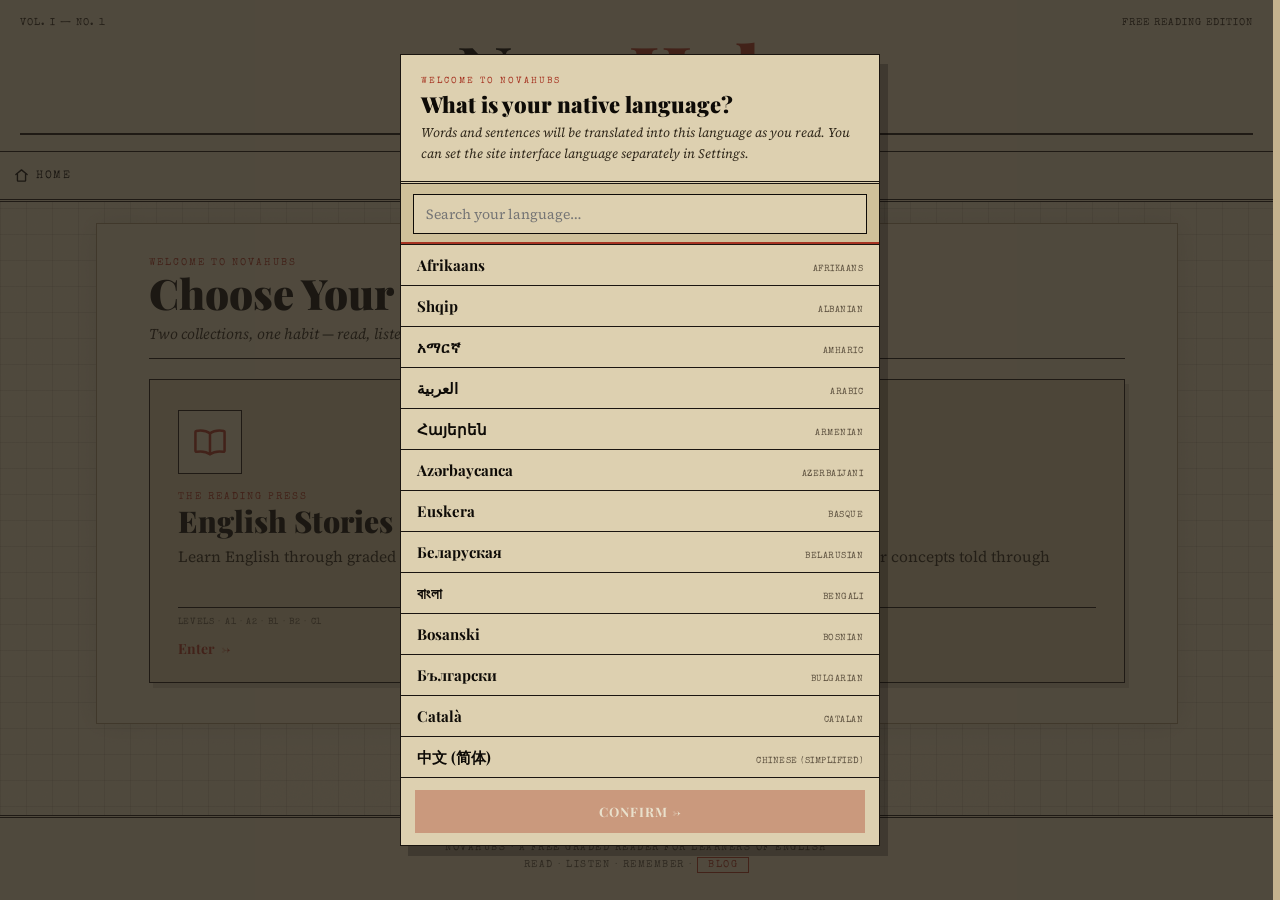
<file: index.html>
<!DOCTYPE html>
<html lang="en">
<head>
<meta charset="UTF-8" />
<meta http-equiv="refresh" content="0;url=the-story-gazette.html" />
<title>NovaHubs</title>
<script>window.location.replace("the-story-gazette.html");</script>
</head>
<body></body>
</html>
</file>
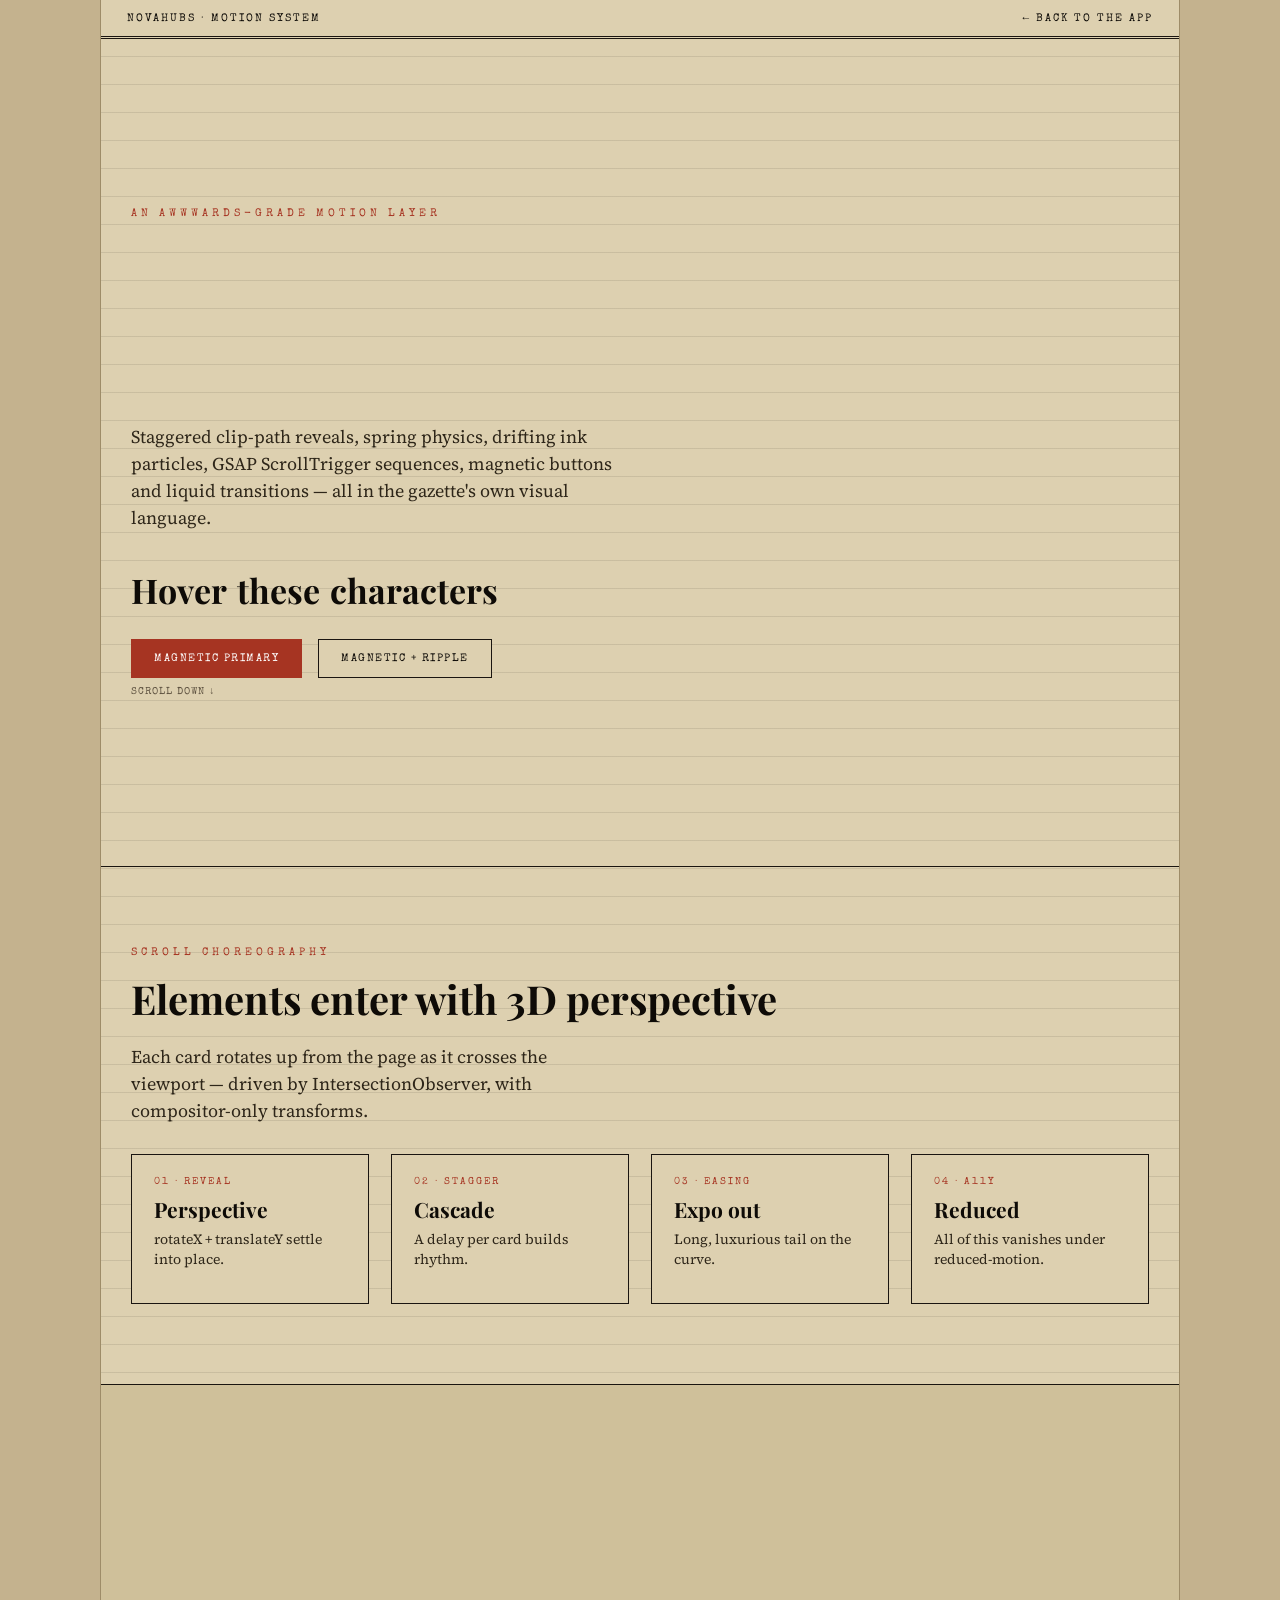
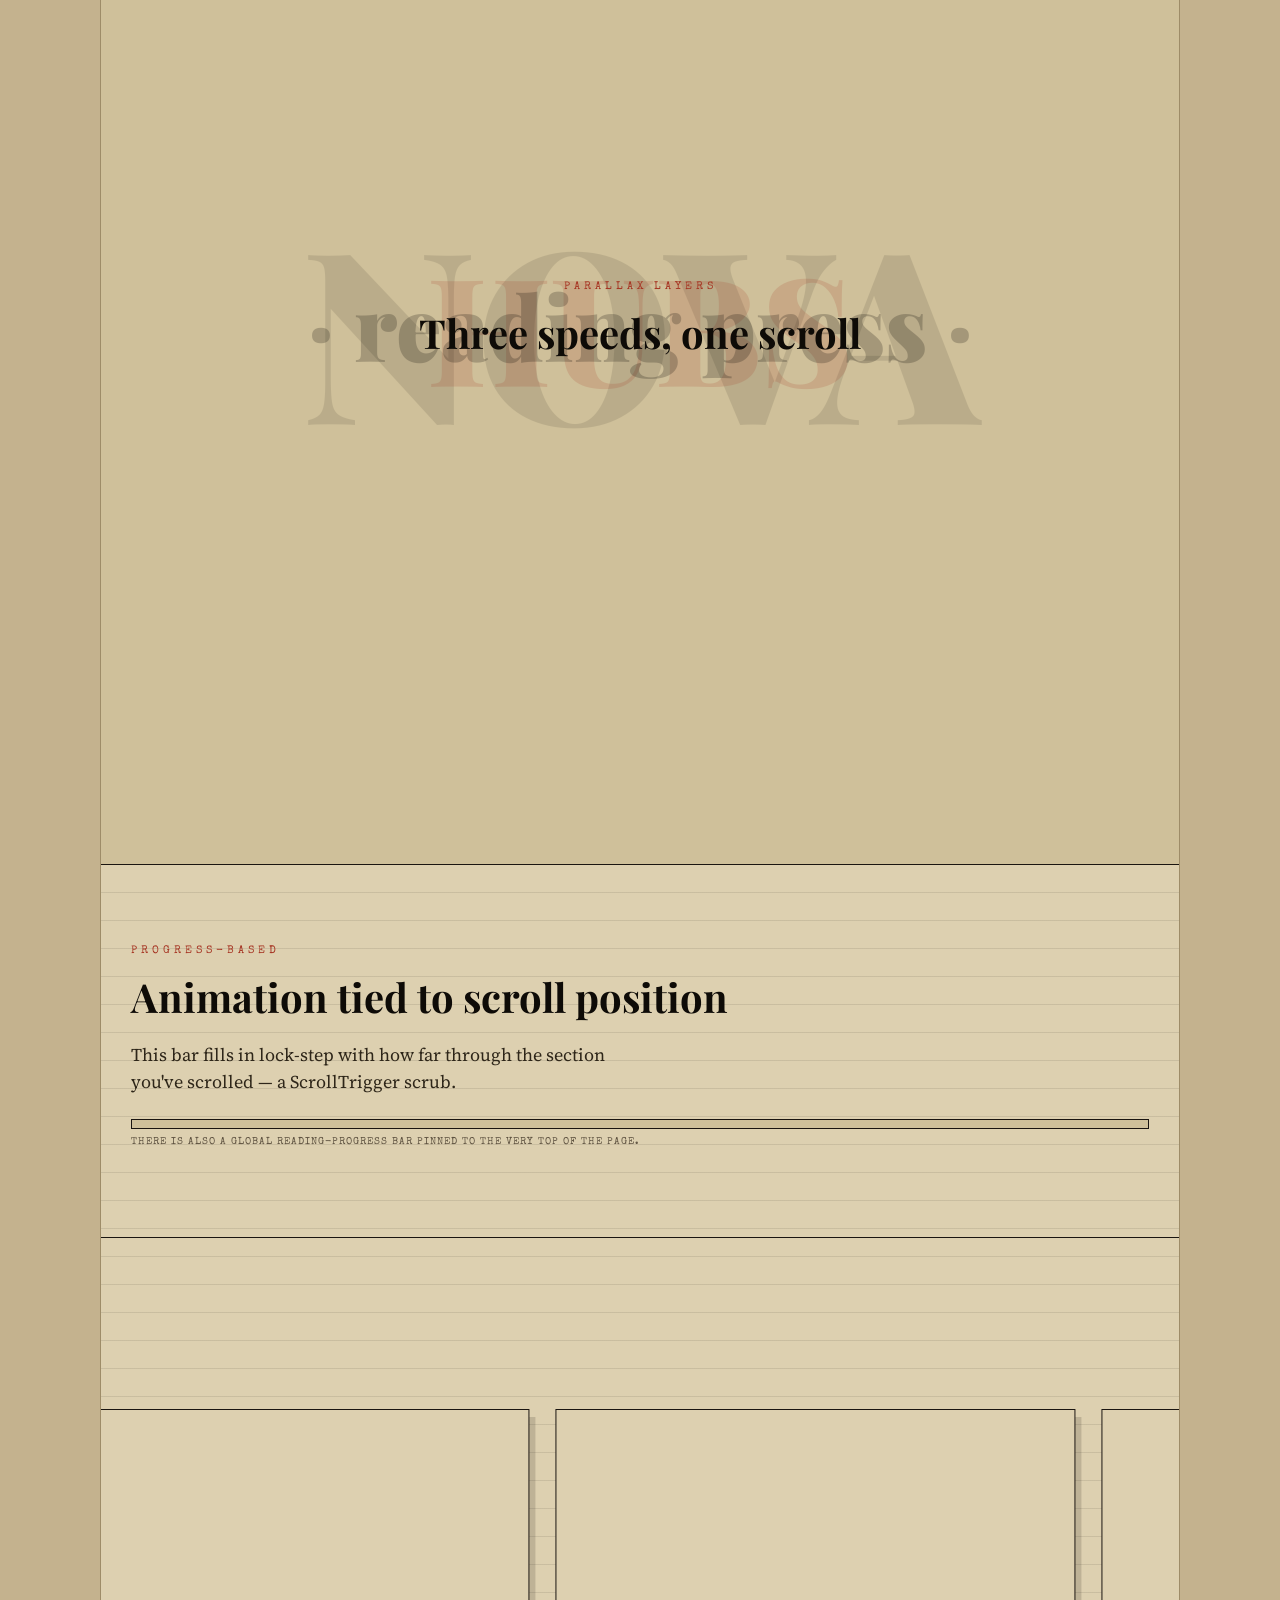
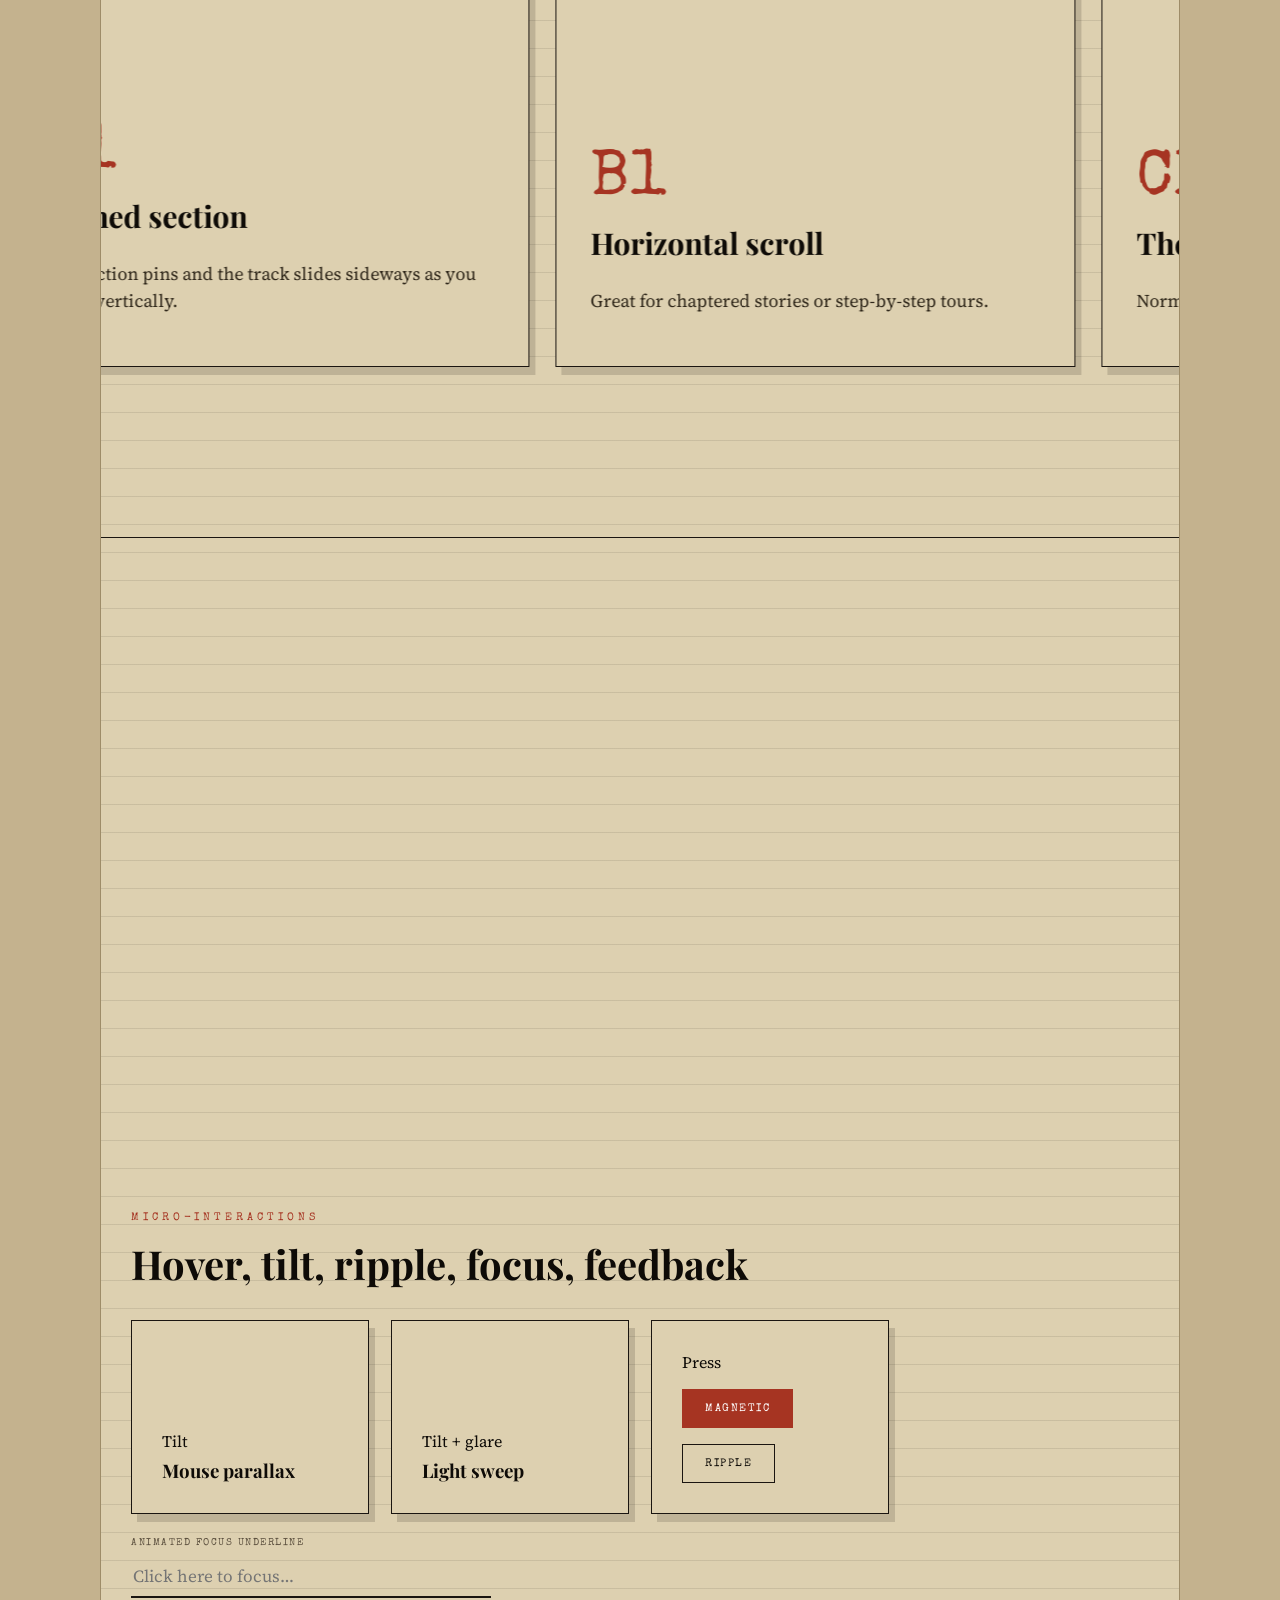
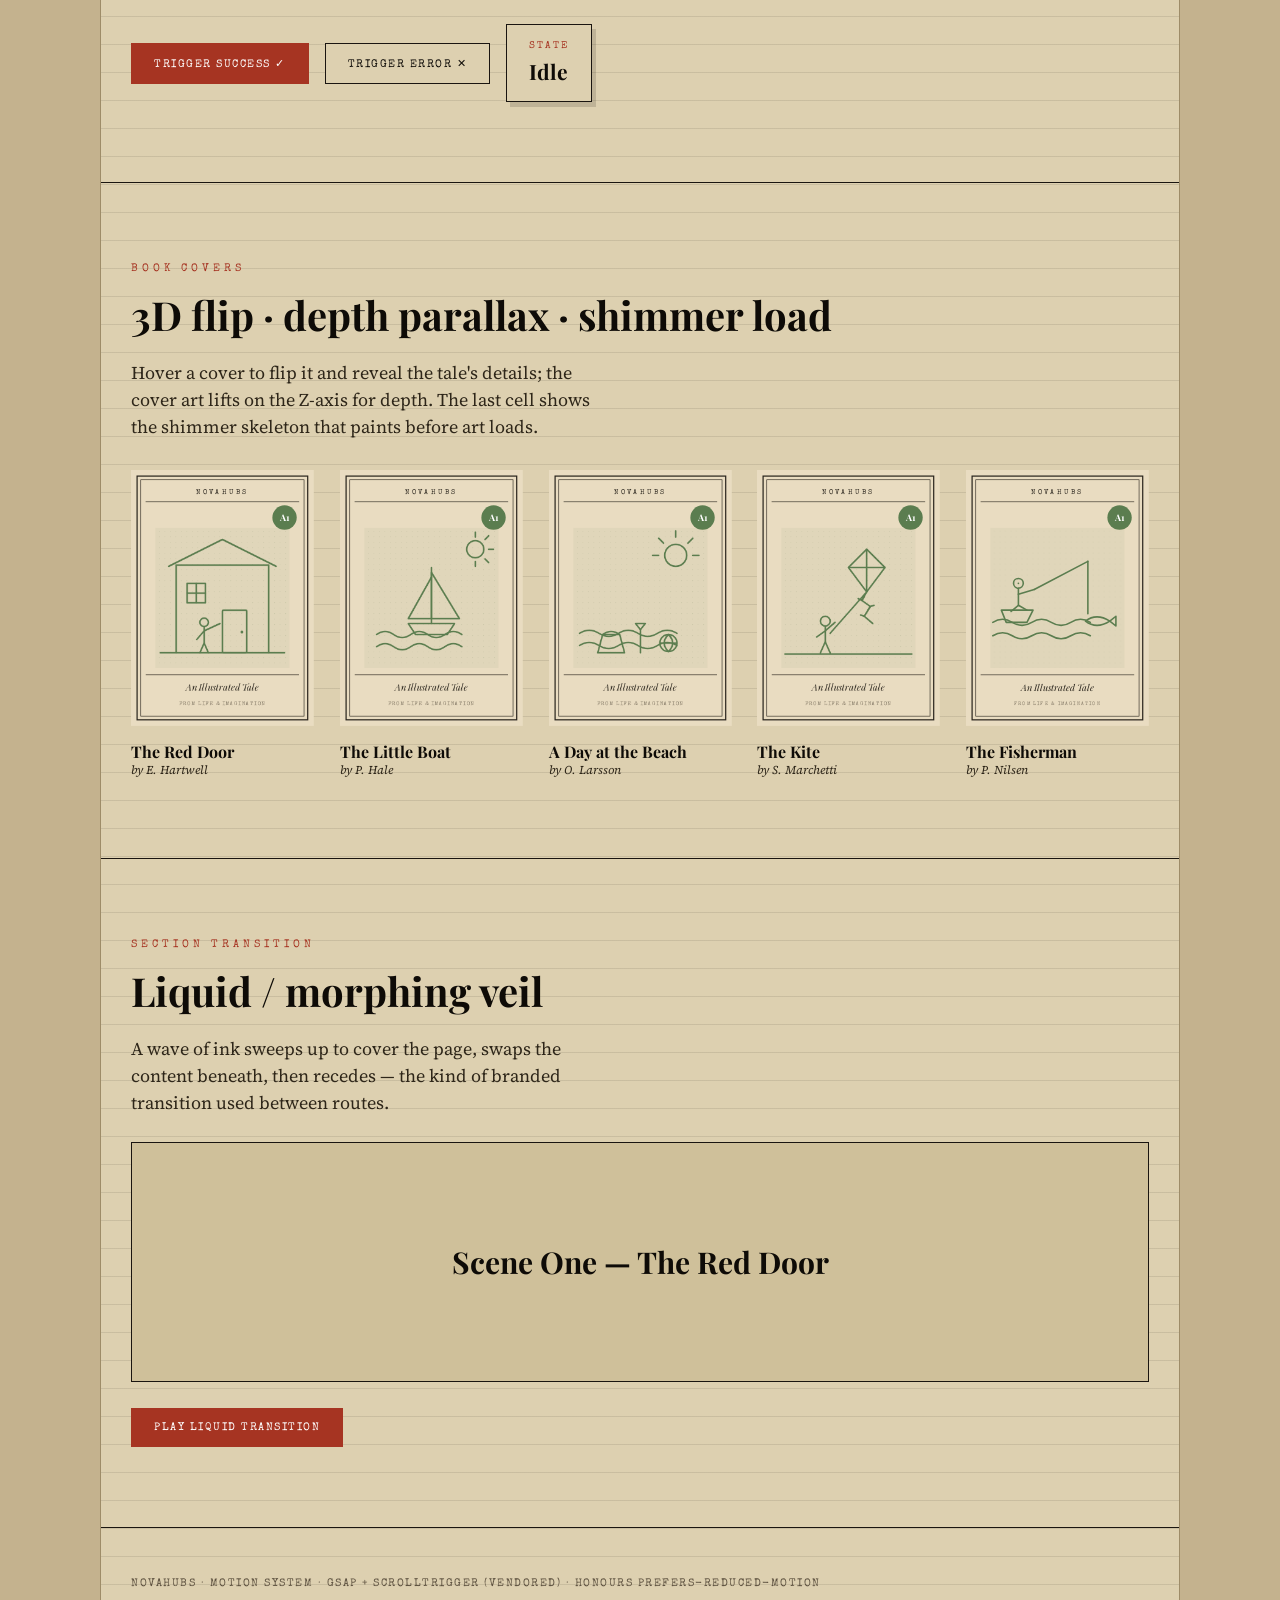
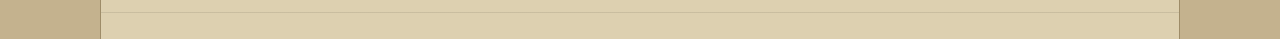
<file: animations-demo.html>
<!DOCTYPE html>
<html lang="en">
<head>
<meta charset="UTF-8" />
<meta name="viewport" content="width=device-width, initial-scale=1" />
<title>NovaHubs — Motion System Showcase</title>
<meta name="description" content="A live showcase of the NovaHubs animation system: cinematic entrances, GSAP ScrollTrigger sequences, magnetic & tilt interactions, 3D book-cover flips, and liquid transitions." />
<link rel="preconnect" href="https://fonts.googleapis.com">
<link rel="preconnect" href="https://fonts.gstatic.com" crossorigin>
<link href="https://fonts.googleapis.com/css2?family=Playfair+Display:ital,wght@0,400;0,700;0,900;1,400;1,700&family=Source+Serif+4:ital,wght@0,400;0,600;1,400&family=Special+Elite&display=swap" rel="stylesheet">
<link rel="stylesheet" href="assets/css/shared.css">
<link rel="stylesheet" href="assets/css/animations.css">
<style>
  /* ---- demo-only layout, built from the shared gazette tokens ---- */
  *{box-sizing:border-box;}
  body{margin:0;background:var(--bg-outer);color:var(--ink);font-family:var(--serif);
    -webkit-font-smoothing:antialiased;}
  .demo-shell{max-width:1080px;margin:0 auto;background:var(--paper);
    border-left:1px solid var(--app-border);border-right:1px solid var(--app-border);
    background-image:repeating-linear-gradient(var(--grid-line) 0 1px,transparent 1px 28px);}
  .demo-bar{position:sticky;top:0;z-index:60;display:flex;justify-content:space-between;align-items:center;
    padding:12px 26px;background:var(--paper);border-bottom:3px double var(--line);}
  .demo-bar a,.demo-bar span{font-family:var(--type);font-size:11px;letter-spacing:2px;text-transform:uppercase;
    color:var(--ink);text-decoration:none;}
  .demo-bar a:hover{color:var(--accent);}
  section{padding:80px 30px;border-bottom:1px solid var(--line);position:relative;}
  .kick{font-family:var(--type);font-size:11px;letter-spacing:4px;text-transform:uppercase;color:var(--accent);margin-bottom:14px;}
  h1.big{font-family:var(--display);font-weight:900;font-size:clamp(38px,8vw,84px);line-height:.98;margin:0 0 8px;}
  h1.big em{color:var(--accent);font-style:normal;}
  h2{font-family:var(--display);font-weight:700;font-size:clamp(26px,4vw,40px);margin:0 0 10px;}
  .lead{font-size:18px;color:var(--ink-soft);max-width:54ch;line-height:1.5;}
  .note{font-family:var(--type);font-size:10px;letter-spacing:1px;text-transform:uppercase;color:var(--faint);margin-top:8px;}
  .row{display:flex;flex-wrap:wrap;gap:16px;margin-top:26px;align-items:center;}
  .btn{font-family:var(--type);font-size:11px;letter-spacing:1.5px;text-transform:uppercase;cursor:pointer;
    border:1px solid var(--line);background:var(--paper);color:var(--ink);padding:13px 22px;display:inline-flex;
    align-items:center;gap:8px;}
  .btn-primary{background:var(--accent);color:#fff;border-color:var(--accent);}
  .grid{display:grid;grid-template-columns:repeat(auto-fill,minmax(220px,1fr));gap:22px;margin-top:30px;}
  .demo-card{border:1px solid var(--line);background:var(--paper);box-shadow:4px 5px 0 rgba(33,29,23,.16);
    padding:22px;min-height:150px;}
  .demo-card .ck{font-family:var(--type);font-size:10px;letter-spacing:2px;text-transform:uppercase;color:var(--accent);}
  .demo-card h3{font-family:var(--display);margin:8px 0 6px;font-size:21px;}
  .demo-card p{margin:0;color:var(--ink-soft);font-size:14px;line-height:1.45;}
  .demo-hero{min-height:92vh;display:flex;flex-direction:column;justify-content:center;overflow:hidden;}
  .split-line{font-family:var(--display);font-weight:700;font-size:clamp(22px,4vw,34px);cursor:default;display:inline-block;margin-top:18px;}

  /* parallax scene */
  .plx-scene{height:120vh;overflow:hidden;display:flex;align-items:center;justify-content:center;background:var(--paper-2);}
  .plx-layer{position:absolute;font-family:var(--display);font-weight:900;color:var(--ink);opacity:.10;white-space:nowrap;}
  .plx-1{font-size:240px;}.plx-2{font-size:150px;color:var(--accent);opacity:.16;}.plx-3{font-size:90px;opacity:.22;}
  .plx-front{position:relative;z-index:2;text-align:center;}

  /* scrub progress */
  .scrub-track{height:10px;background:var(--paper-2);border:1px solid var(--line);margin-top:24px;overflow:hidden;}
  .scrub-fill{height:100%;background:linear-gradient(90deg,var(--accent),var(--accent-2));transform:scaleX(0);transform-origin:left;}

  /* pinned horizontal */
  .hsec{height:100vh;overflow:hidden;display:flex;align-items:center;}
  .hsec .nh-h-track{padding:0 30px;}
  .hpanel{width:60vw;max-width:520px;height:62vh;border:1px solid var(--line);background:var(--paper);
    box-shadow:6px 8px 0 rgba(33,29,23,.16);padding:34px;display:flex;flex-direction:column;justify-content:flex-end;}
  .hpanel .pn{font-family:var(--type);font-size:64px;color:var(--accent);line-height:1;}
  .hpanel h3{font-family:var(--display);font-size:30px;margin:10px 0 6px;}

  /* tilt + interactions */
  .tcard{border:1px solid var(--line);background:var(--paper);box-shadow:6px 8px 0 rgba(33,29,23,.16);
    padding:30px;min-height:170px;display:flex;flex-direction:column;justify-content:flex-end;}
  .field-demo{margin-top:24px;max-width:360px;}
  .field-demo label{display:block;font-family:var(--type);font-size:10px;letter-spacing:1.5px;text-transform:uppercase;color:var(--faint);margin-bottom:8px;}
  .field-demo input{width:100%;border:none;border-bottom:2px solid var(--line);background:transparent;color:var(--ink);
    font-family:var(--serif);font-size:17px;padding:8px 2px;outline:none;}

  /* cover flip grid */
  .cover-grid{display:grid;grid-template-columns:repeat(auto-fill,minmax(170px,1fr));gap:26px;margin-top:30px;}
  .cover-cell .cap{margin-top:10px;}
  .cover-cell .tt{font-family:var(--display);font-weight:700;font-size:16px;}
  .cover-cell .au{font-style:italic;color:var(--ink-soft);font-size:12px;}

  /* liquid transition stage */
  .liquid-stage{border:1px solid var(--line);background:var(--paper-2);min-height:240px;margin-top:26px;
    display:flex;align-items:center;justify-content:center;text-align:center;padding:30px;}
  .liquid-stage h3{font-family:var(--display);font-size:30px;margin:0;}
</style>
</head>
<body>
<div class="demo-shell">

  <div class="demo-bar">
    <span>NovaHubs · Motion System</span>
    <a href="the-story-gazette.html">&larr; Back to the app</a>
  </div>

  <!-- 1 · CINEMATIC HERO -->
  <section class="demo-hero nh-stage" data-particles="18">
    <div class="kick" data-anim="rise">An Awwwards-grade motion layer</div>
    <h1 class="big" data-anim="clip">Read. <em>Listen.</em><br>Remember.</h1>
    <p class="lead" data-anim="rise" data-anim-delay="140">Staggered clip-path reveals, spring physics, drifting
      ink particles, GSAP ScrollTrigger sequences, magnetic buttons and liquid transitions — all in the
      gazette's own visual language.</p>
    <div class="split-line" data-split>Hover these characters</div>
    <div class="row" data-anim="rise" data-anim-delay="240">
      <button class="btn btn-primary" data-magnetic="0.4">Magnetic primary</button>
      <button class="btn" data-magnetic="0.3" data-ripple>Magnetic + ripple</button>
    </div>
    <div class="note">Scroll down ↓</div>
  </section>

  <!-- 2 · SCROLL REVEALS (3D perspective) -->
  <section>
    <div class="kick">Scroll choreography</div>
    <h2>Elements enter with 3D perspective</h2>
    <p class="lead">Each card rotates up from the page as it crosses the viewport — driven by IntersectionObserver,
      with compositor-only transforms.</p>
    <div class="grid">
      <div class="demo-card" data-anim="tilt-in"><div class="ck">01 · Reveal</div><h3>Perspective</h3><p>rotateX + translateY settle into place.</p></div>
      <div class="demo-card" data-anim="tilt-in" data-anim-delay="80"><div class="ck">02 · Stagger</div><h3>Cascade</h3><p>A delay per card builds rhythm.</p></div>
      <div class="demo-card" data-anim="tilt-in" data-anim-delay="160"><div class="ck">03 · Easing</div><h3>Expo out</h3><p>Long, luxurious tail on the curve.</p></div>
      <div class="demo-card" data-anim="tilt-in" data-anim-delay="240"><div class="ck">04 · A11y</div><h3>Reduced</h3><p>All of this vanishes under reduced-motion.</p></div>
    </div>
  </section>

  <!-- 3 · PARALLAX -->
  <section class="plx-scene" data-parallax-scene>
    <div class="plx-layer plx-1" data-parallax="0.12">NOVA</div>
    <div class="plx-layer plx-2" data-parallax="0.4">HUBS</div>
    <div class="plx-layer plx-3" data-parallax="0.7">· reading press ·</div>
    <div class="plx-front">
      <div class="kick">Parallax layers</div>
      <h2>Three speeds, one scroll</h2>
    </div>
  </section>

  <!-- 4 · PROGRESS SCRUB -->
  <section data-progress-scene>
    <div class="kick">Progress-based</div>
    <h2>Animation tied to scroll position</h2>
    <p class="lead">This bar fills in lock-step with how far through the section you've scrolled — a ScrollTrigger scrub.</p>
    <div class="scrub-track"><div class="scrub-fill" data-progress-fill></div></div>
    <p class="note">There is also a global reading-progress bar pinned to the very top of the page.</p>
  </section>

  <!-- 5 · PINNED HORIZONTAL -->
  <section class="hsec" data-hscroll>
    <div class="nh-h-track">
      <div class="hpanel nh-h-panel"><div class="pn">A1</div><h3>Pinned section</h3><p class="lead">The section pins and the track slides sideways as you scroll vertically.</p></div>
      <div class="hpanel nh-h-panel"><div class="pn">B1</div><h3>Horizontal scroll</h3><p class="lead">Great for chaptered stories or step-by-step tours.</p></div>
      <div class="hpanel nh-h-panel"><div class="pn">C1</div><h3>Then it releases</h3><p class="lead">Normal vertical scrolling resumes after the last panel.</p></div>
    </div>
  </section>

  <!-- 6 · INTERACTIONS -->
  <section>
    <div class="kick">Micro-interactions</div>
    <h2>Hover, tilt, ripple, focus, feedback</h2>
    <div class="grid">
      <div class="tcard" data-tilt="10"><div class="ck">Tilt</div><h3 style="font-family:var(--display);margin:6px 0 0;">Mouse parallax</h3></div>
      <div class="tcard" data-tilt="14"><div class="ck">Tilt + glare</div><h3 style="font-family:var(--display);margin:6px 0 0;">Light sweep</h3></div>
      <div class="tcard"><div class="ck">Press</div><div class="row" style="margin-top:16px;">
        <button class="btn btn-primary" data-magnetic="0.35">Magnetic</button>
        <button class="btn">Ripple</button></div></div>
    </div>
    <div class="field-demo">
      <label>Animated focus underline</label>
      <input type="text" placeholder="Click here to focus…">
    </div>
    <div class="row">
      <button class="btn btn-primary" id="okBtn">Trigger success ✓</button>
      <button class="btn" id="errBtn">Trigger error ✕</button>
      <div class="demo-card" id="feedbackCard" style="min-height:auto;padding:16px 22px;">
        <div class="ck">State</div><h3 id="feedbackText" style="margin:6px 0 0;">Idle</h3>
      </div>
    </div>
  </section>

  <!-- 7 · BOOK COVER FLIP -->
  <section>
    <div class="kick">Book covers</div>
    <h2>3D flip · depth parallax · shimmer load</h2>
    <p class="lead">Hover a cover to flip it and reveal the tale's details; the cover art lifts on the Z-axis for depth.
      The last cell shows the shimmer skeleton that paints before art loads.</p>
    <div class="cover-grid" id="coverGrid"></div>
  </section>

  <!-- 8 · LIQUID TRANSITION -->
  <section>
    <div class="kick">Section transition</div>
    <h2>Liquid / morphing veil</h2>
    <p class="lead">A wave of ink sweeps up to cover the page, swaps the content beneath, then recedes — the kind of
      branded transition used between routes.</p>
    <div class="liquid-stage" id="liquidStage"><h3 id="liquidText">Scene One — The Red Door</h3></div>
    <div class="row"><button class="btn btn-primary" id="liquidBtn" data-magnetic="0.35">Play liquid transition</button></div>
  </section>

  <footer style="padding:50px 30px;font-family:var(--type);font-size:11px;letter-spacing:1.5px;text-transform:uppercase;color:var(--faint);">
    NovaHubs · motion system · GSAP + ScrollTrigger (vendored) · honours prefers-reduced-motion
  </footer>

</div>

<!-- product data (covers) + motion engine -->
<script src="assets/js/data-covers-a1.js"></script>
<script src="assets/vendor/gsap.min.js"></script>
<script src="assets/vendor/ScrollTrigger.min.js"></script>
<script src="assets/js/animations.js"></script>
<script>
/* ---- demo glue: builds the flip grid, shimmer swap, feedback + liquid demo ---- */
(function(){
  const COVERS = window.A1_COVERS || {};
  const PICKS = [
    {id:"a1-1",  title:"The Red Door",      author:"E. Hartwell", blurb:"A quiet man, a small bird, and a door the colour of morning."},
    {id:"a1-11", title:"The Little Boat",   author:"P. Hale",     blurb:"A small sailboat, a wide sea, and the courage to cast off."},
    {id:"a1-22", title:"A Day at the Beach",author:"O. Larsson",  blurb:"Sun, surf, a bucket and spade — a bright day by the water."},
    {id:"a1-44", title:"The Kite",          author:"S. Marchetti",blurb:"A high kite on a bowed-tail string, and a child below."}
  ];
  const grid = document.getElementById("coverGrid");

  function flipCell(p){
    const cover = COVERS[p.id] || '<div class="nh-skeleton"></div>';
    const cell = document.createElement("div");
    cell.className = "cover-cell";
    cell.innerHTML =
      '<div class="nh-flip" tabindex="0">' +
        '<div class="nh-flip-inner">' +
          '<div class="nh-flip-face nh-flip-front">' + cover + '</div>' +
          '<div class="nh-flip-face nh-flip-back">' +
            '<span class="fb-kicker">A1 · Tale</span>' +
            '<span class="fb-title">' + p.title + '</span>' +
            '<span class="fb-blurb">' + p.blurb + '</span>' +
            '<span class="fb-meta">' + p.author + '</span>' +
          '</div>' +
        '</div>' +
      '</div>' +
      '<div class="cap"><div class="tt">' + p.title + '</div><div class="au">by ' + p.author + '</div></div>';
    return cell;
  }
  PICKS.forEach(p => grid.appendChild(flipCell(p)));

  /* shimmer skeleton that swaps to a real cover after it "loads" */
  const skel = document.createElement("div");
  skel.className = "cover-cell";
  skel.innerHTML = '<div class="nh-skeleton" id="skelBox"></div><div class="cap"><div class="tt">Loading…</div><div class="au">shimmer skeleton</div></div>';
  grid.appendChild(skel);
  setTimeout(() => {
    const box = document.getElementById("skelBox");
    if (box && COVERS["a1-30"]) {
      box.outerHTML = COVERS["a1-30"];
      skel.querySelector(".tt").textContent = "The Fisherman";
      skel.querySelector(".au").textContent = "by P. Nilsen";
    }
  }, 1800);

  /* success / error spring feedback */
  const fcard = document.getElementById("feedbackCard");
  const ftext = document.getElementById("feedbackText");
  document.getElementById("okBtn").addEventListener("click", () => { ftext.textContent = "Success ✓"; NHAnim.success(fcard); });
  document.getElementById("errBtn").addEventListener("click", () => { ftext.textContent = "Error ✕"; NHAnim.error(fcard); });

  /* liquid transition swaps the stage text under cover of the veil */
  const scenes = ["Scene One — The Red Door","Scene Two — The Little Boat","Scene Three — The Kite"];
  let si = 0;
  document.getElementById("liquidBtn").addEventListener("click", () => {
    si = (si + 1) % scenes.length;
    NHAnim.playVeil(() => { document.getElementById("liquidText").textContent = scenes[si]; });
  });
})();
</script>
</body>
</html>
</file>
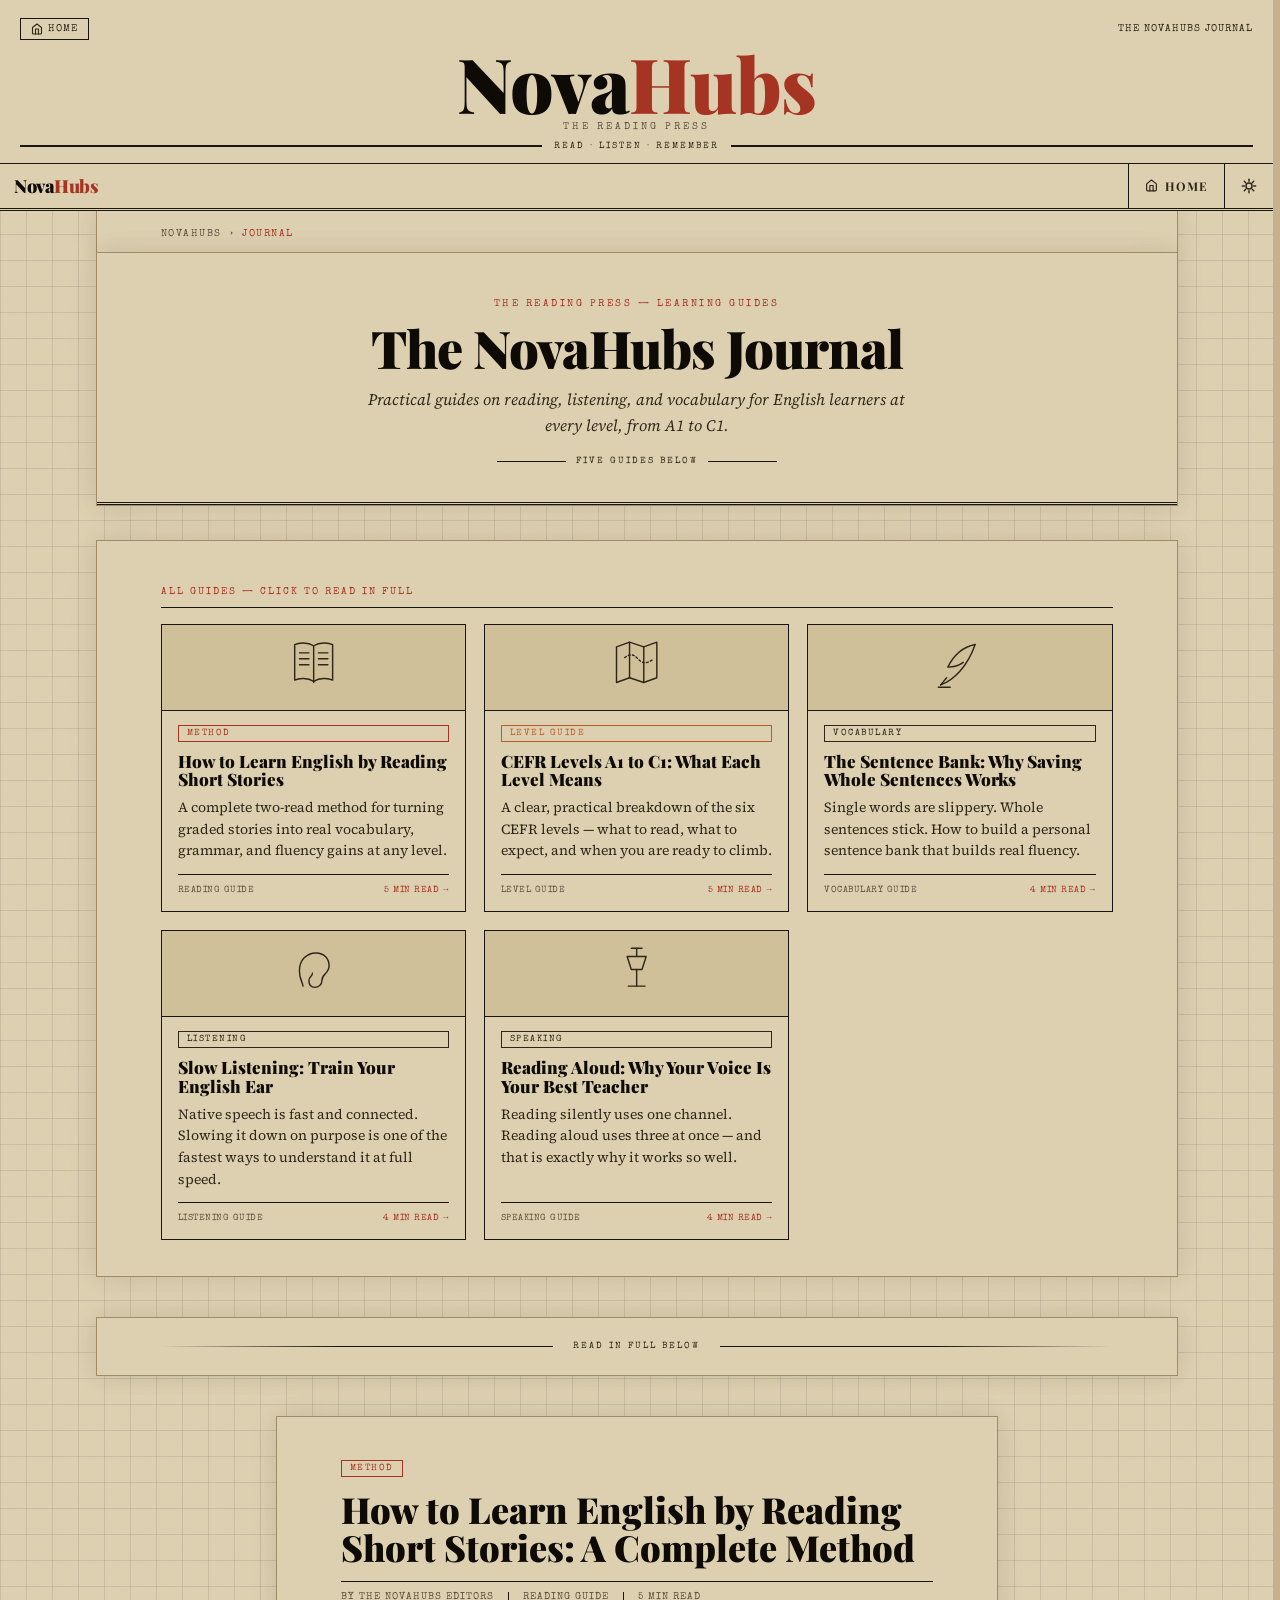
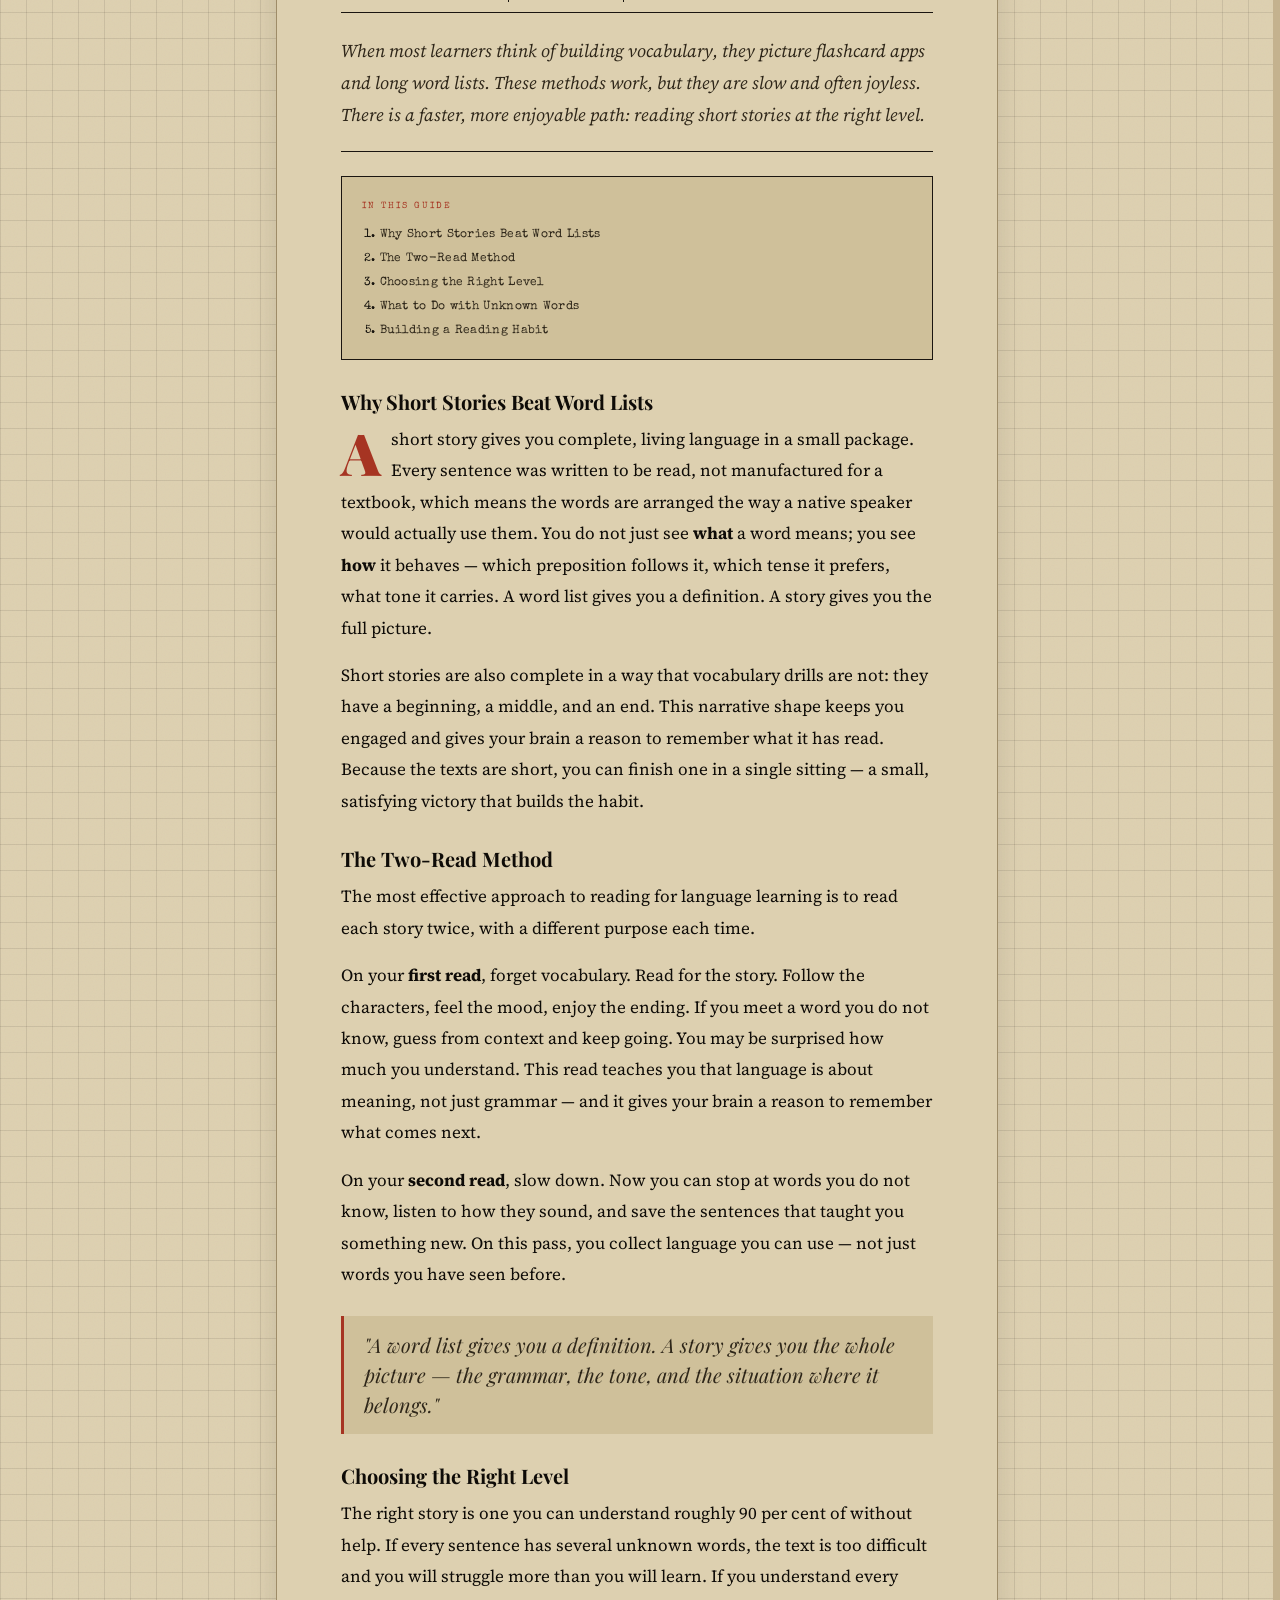
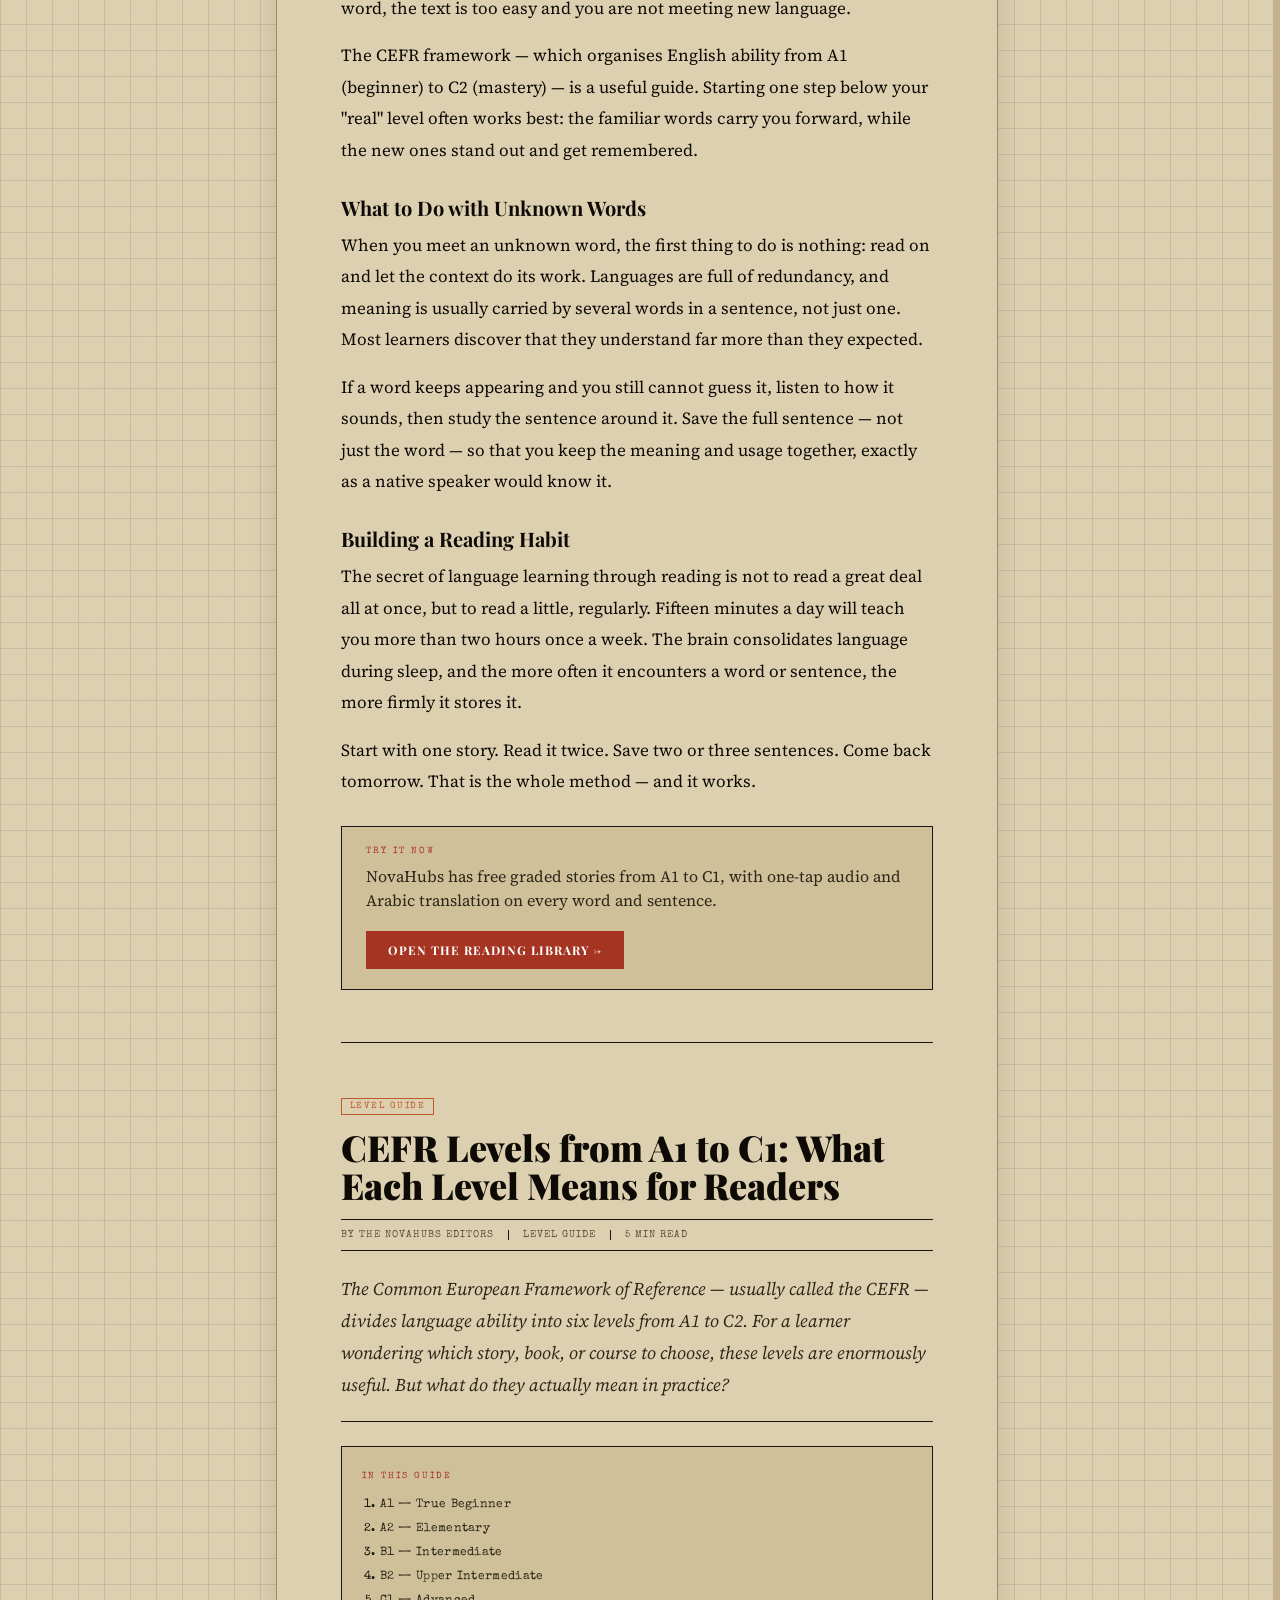
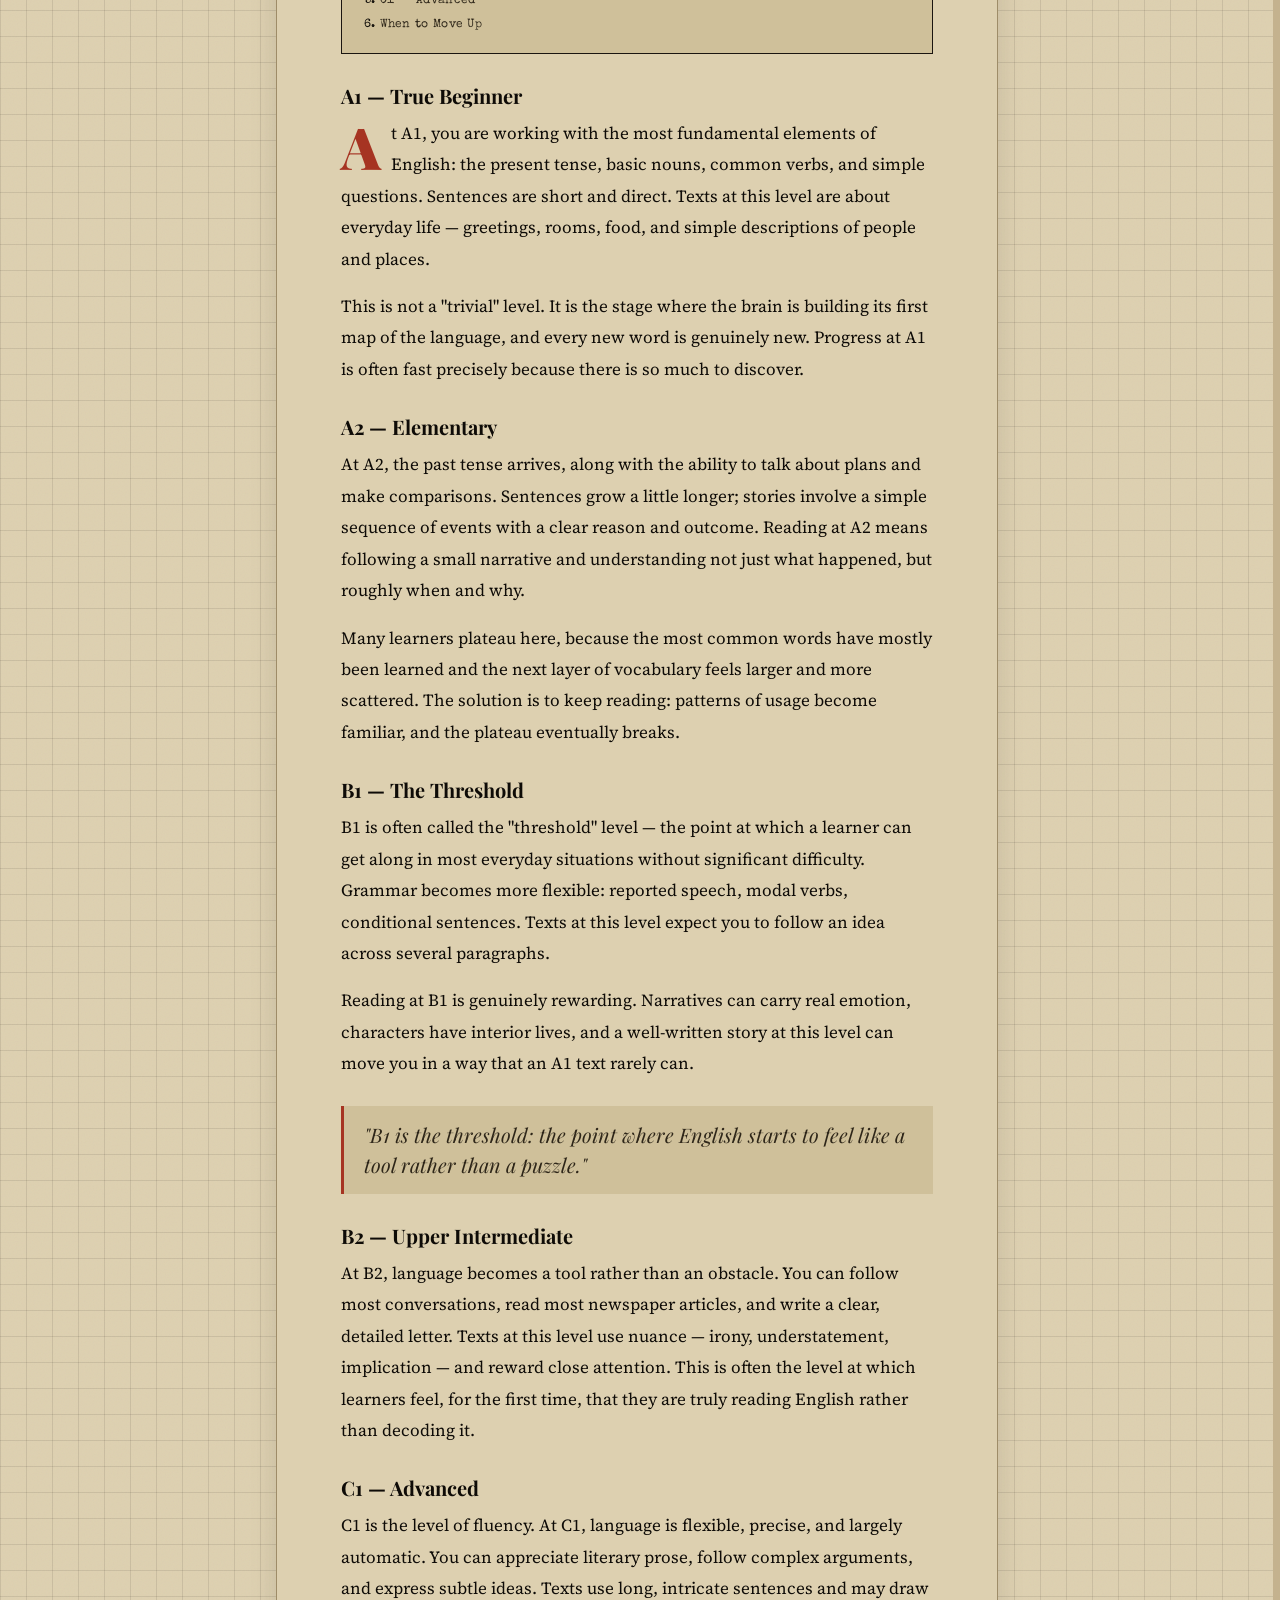
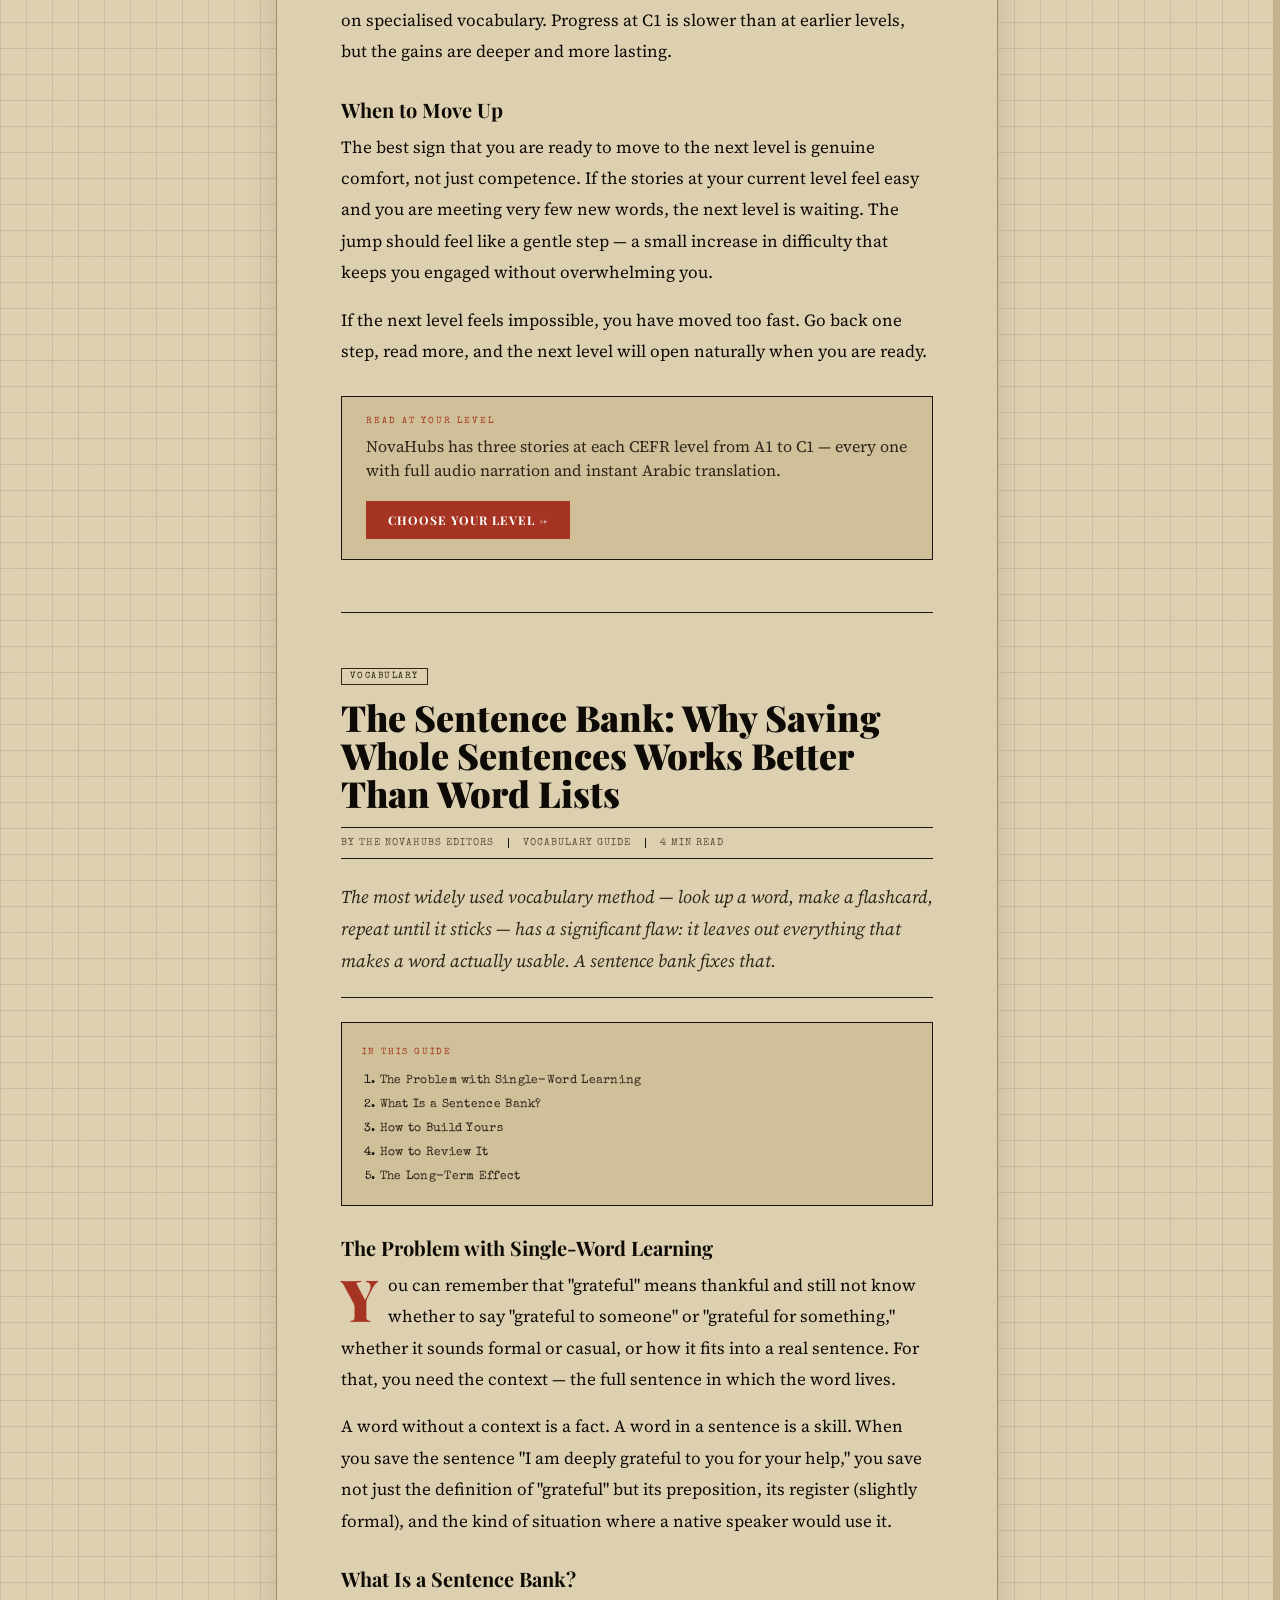
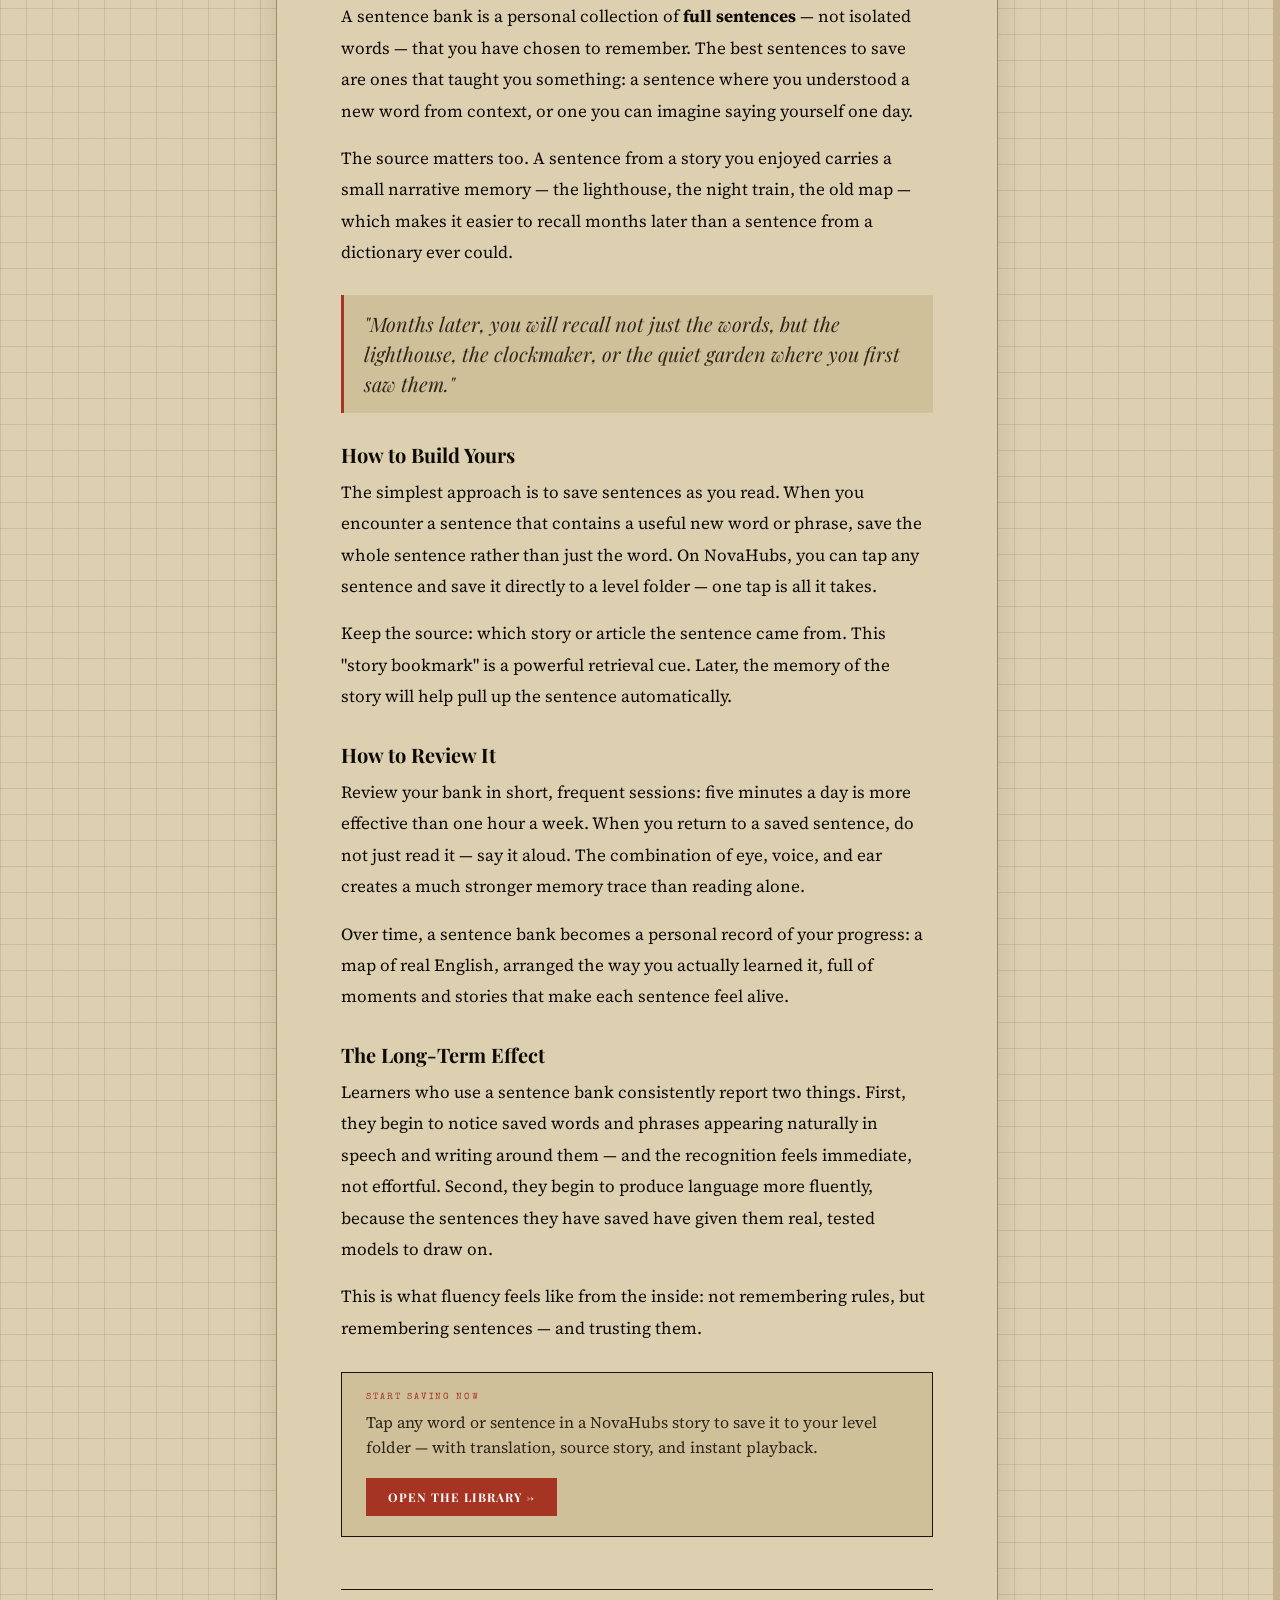
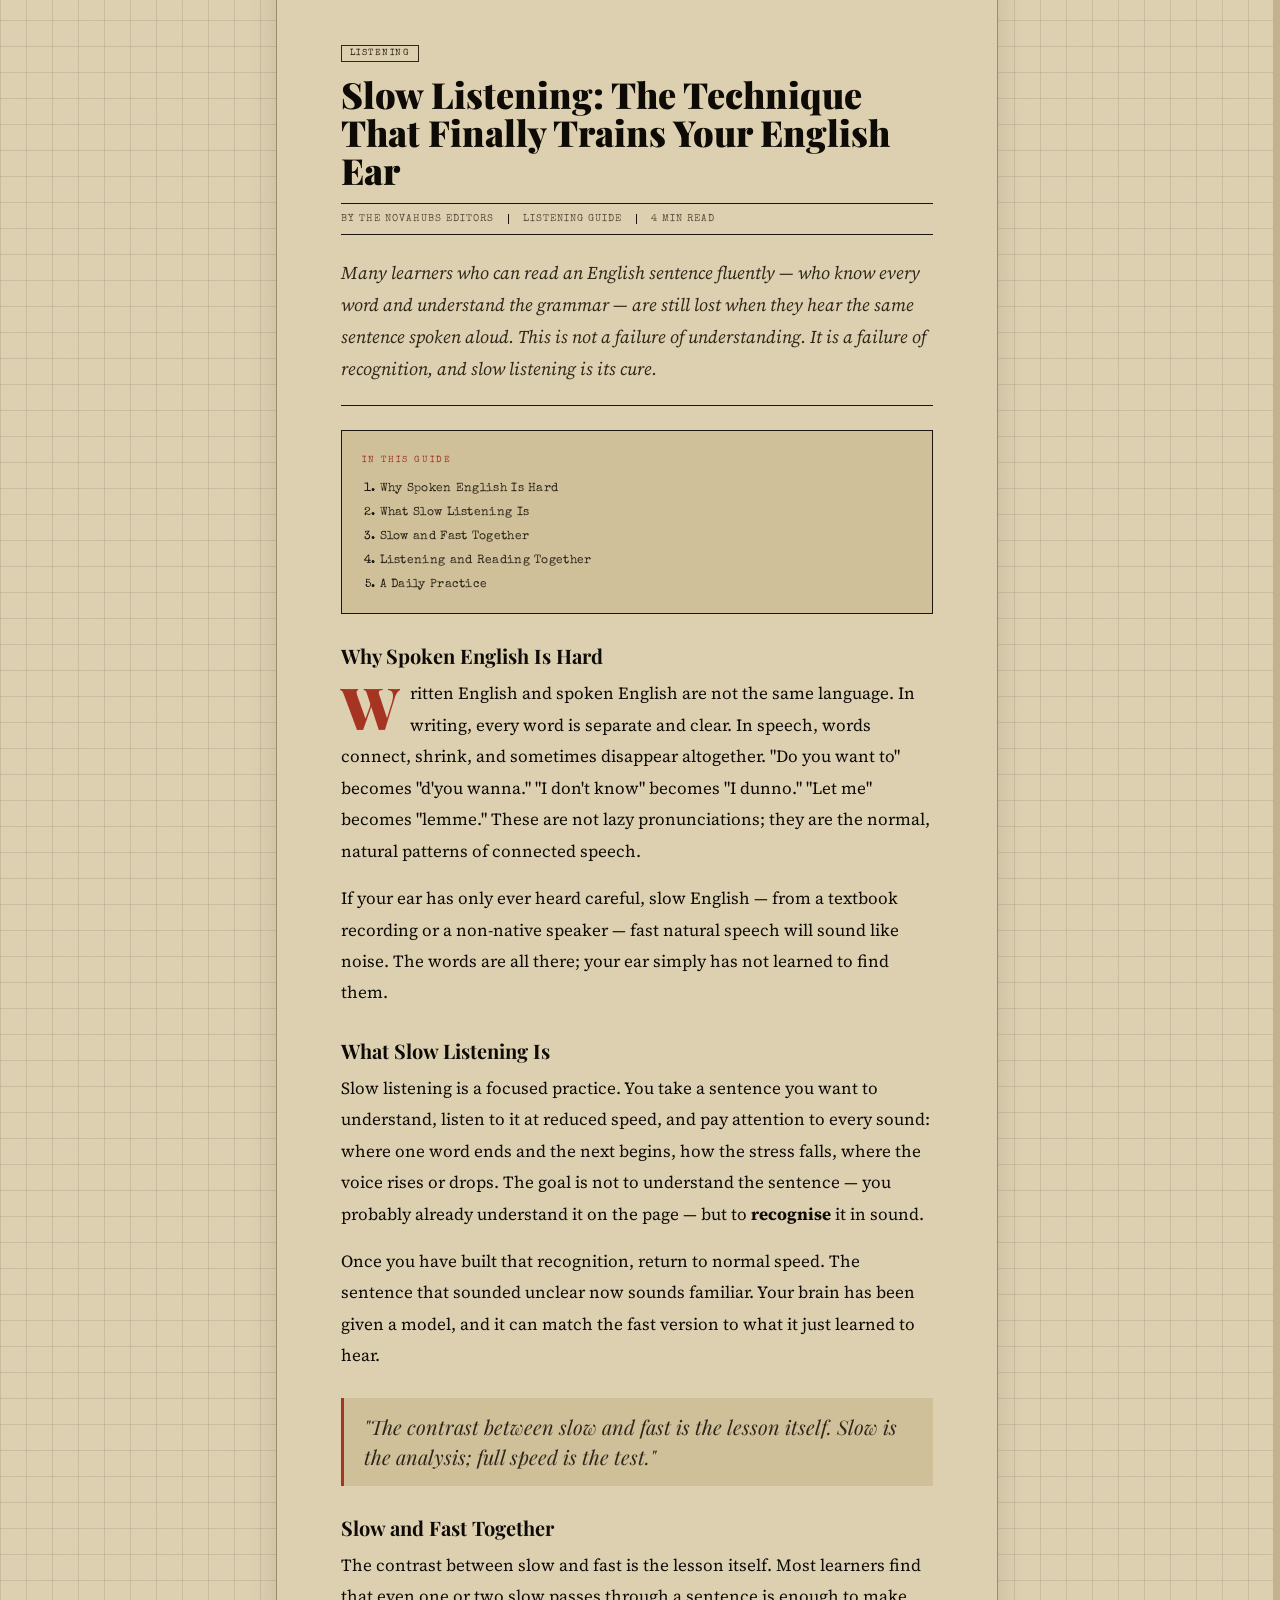
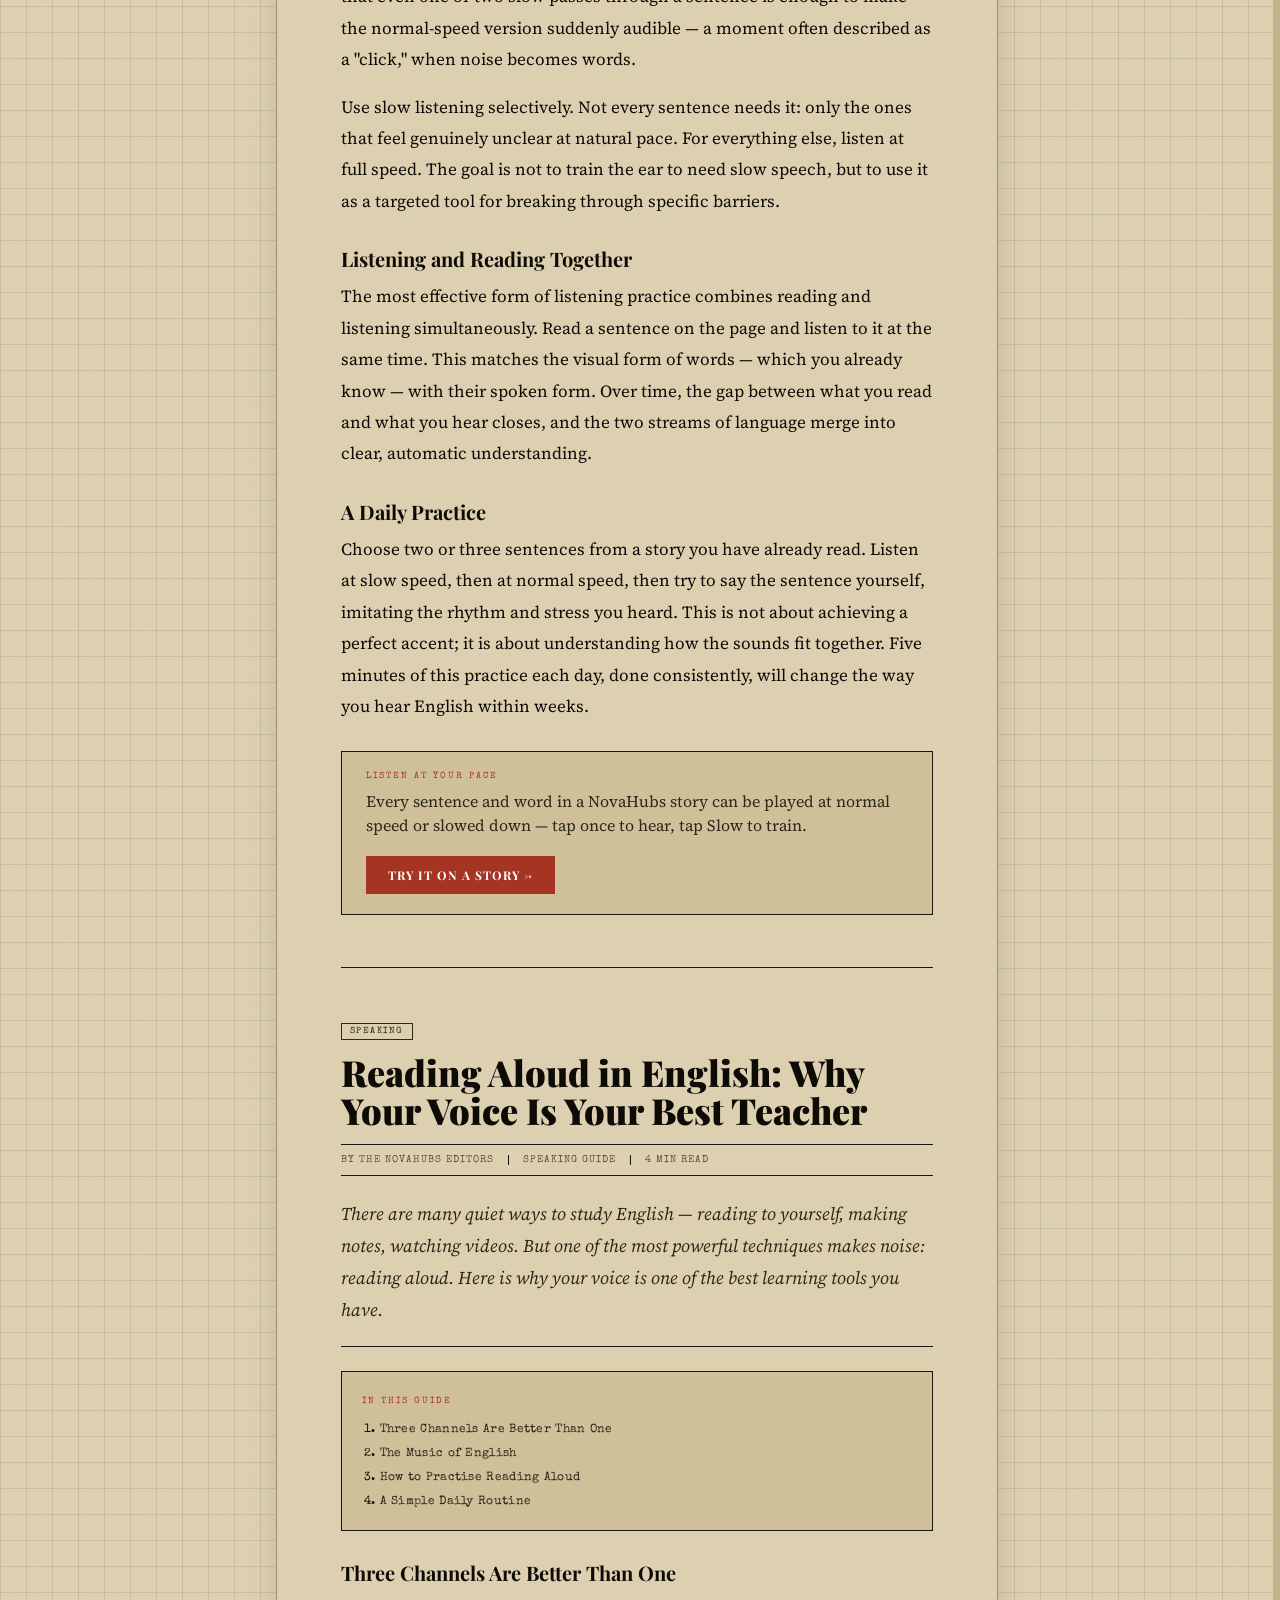
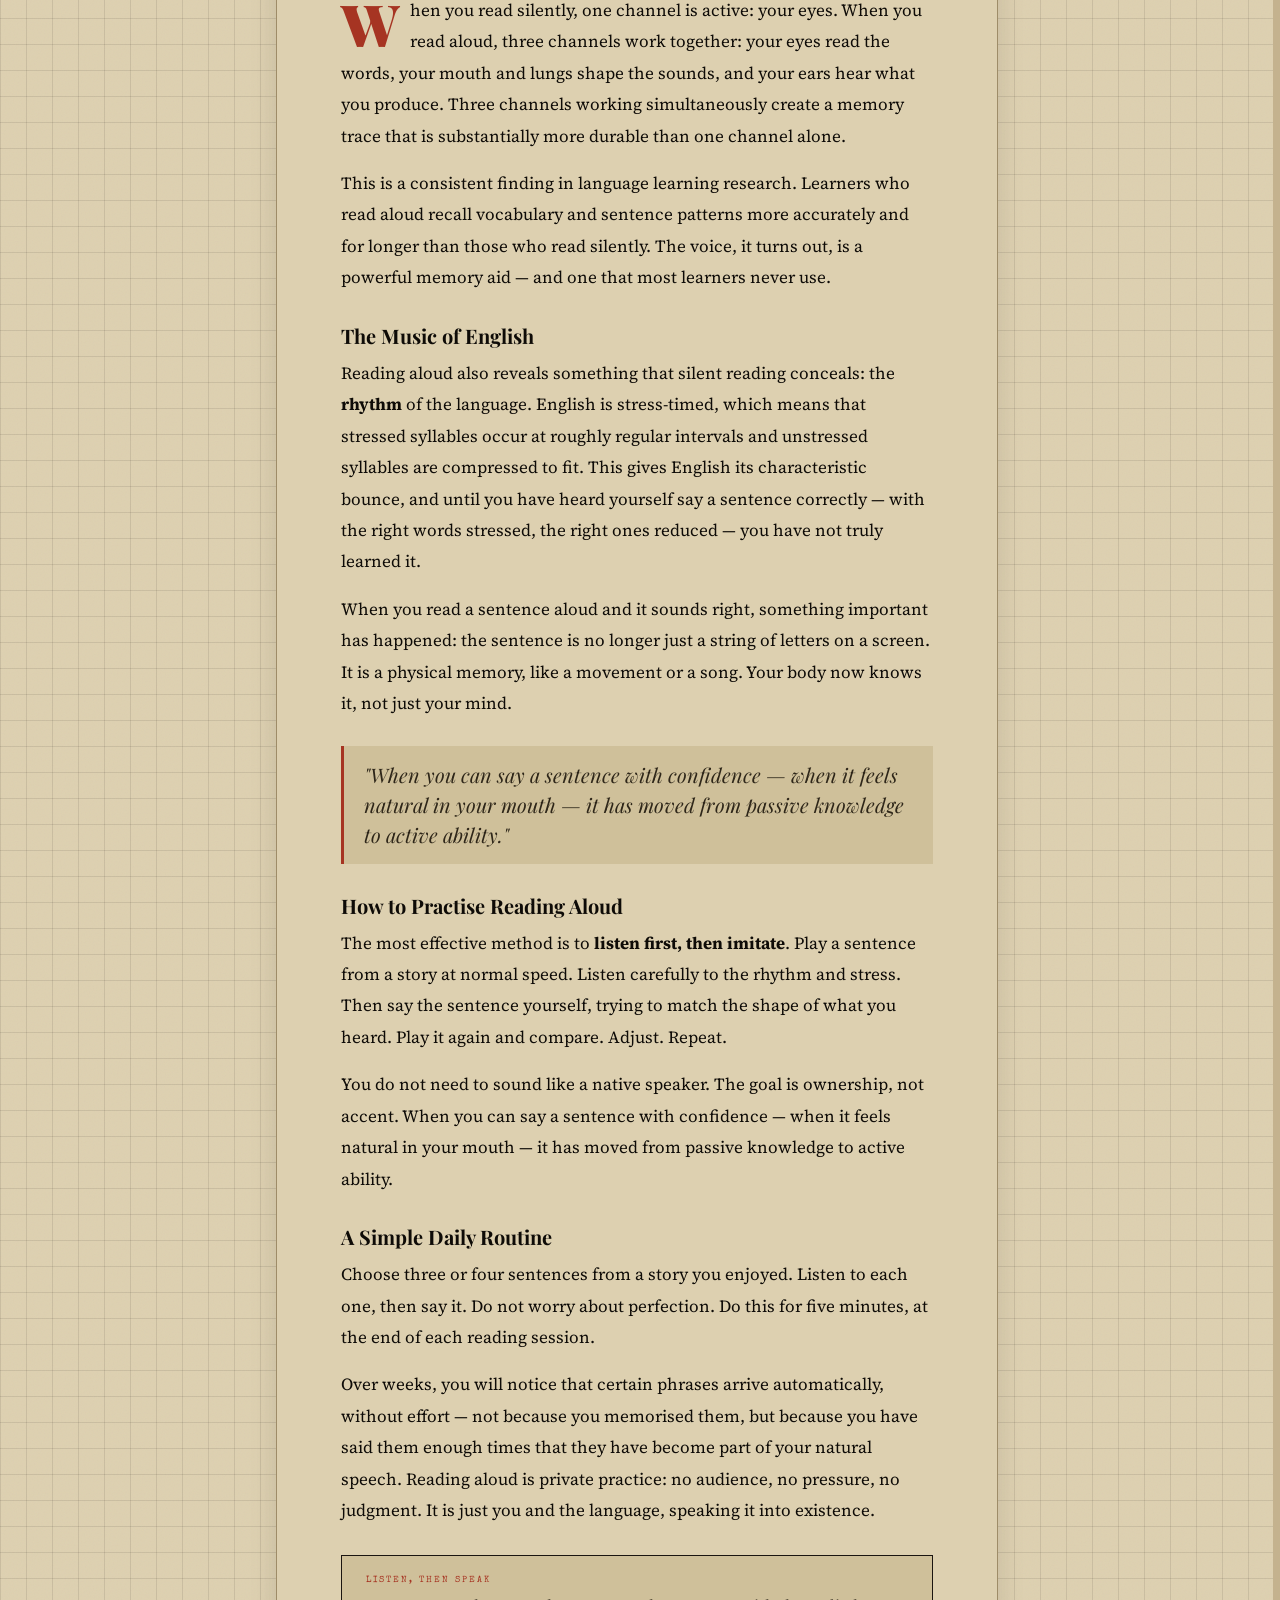
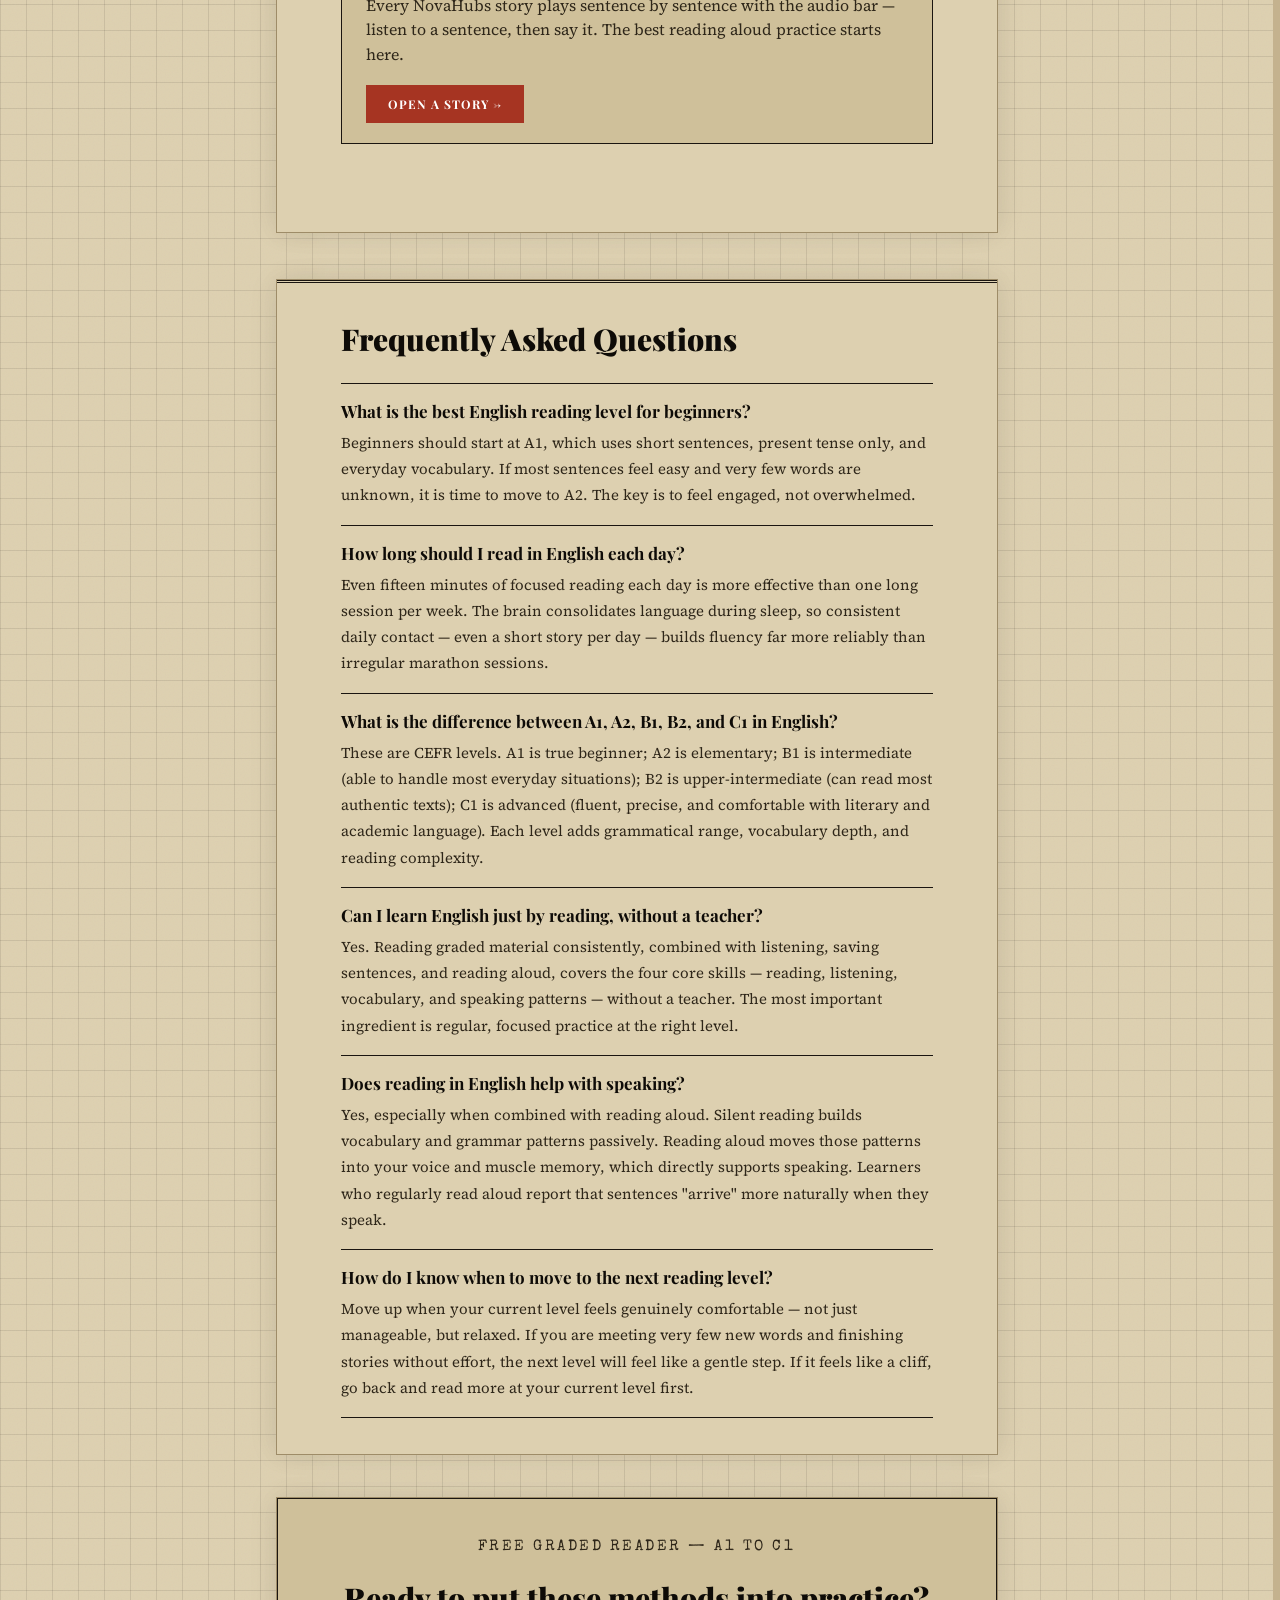
<file: articles.html>
<!DOCTYPE html>
<html lang="en">
<head>
<meta charset="UTF-8" />
<meta name="viewport" content="width=device-width, initial-scale=1" />
<title>How to Learn English by Reading — Tips, Guides &amp; Methods | NovaHubs Journal</title>
<meta name="description" content="Free guides for English learners: how to use graded readers, understand CEFR levels A1–C1, build a sentence bank, practise slow listening, and improve through reading aloud. Practical tips for every level." />
<meta name="keywords" content="learn English reading, graded readers free, CEFR levels A1 A2 B1 B2 C1 explained, sentence bank vocabulary, slow listening technique, reading aloud English, how to improve English, English learning method, short stories English learners" />
<meta name="author" content="The NovaHubs Editors" />
<meta name="robots" content="index, follow" />
<link rel="icon" href="data:image/svg+xml,%3Csvg xmlns='http://www.w3.org/2000/svg' viewBox='0 0 64 64'%3E%3Crect width='64' height='64' fill='%23ddd0b0'/%3E%3Ctext x='32' y='47' font-family='Georgia,serif' font-weight='900' font-size='46' text-anchor='middle' fill='%23a63422'%3EN%3C/text%3E%3C/svg%3E">

<meta property="og:type" content="website" />
<meta property="og:title" content="How to Learn English by Reading — NovaHubs Journal" />
<meta property="og:description" content="Practical guides on reading, listening, vocabulary, and CEFR levels A1–C1 for English learners." />
<meta property="og:site_name" content="NovaHubs" />
<meta name="twitter:card" content="summary" />
<meta name="twitter:title" content="How to Learn English by Reading — NovaHubs Journal" />
<meta name="twitter:description" content="Graded readers, sentence banks, slow listening, and CEFR levels A1–C1 explained." />

<script type="application/ld+json">
[
  {
    "@context":"https://schema.org",
    "@type":"Blog",
    "name":"The NovaHubs Journal",
    "description":"Practical guides on learning English through reading, listening, and vocabulary building for learners at every CEFR level.",
    "inLanguage":"en",
    "publisher":{"@type":"Organization","name":"NovaHubs"},
    "blogPost":[
      {"@type":"BlogPosting","headline":"How to Learn English by Reading Short Stories","description":"A complete method for using graded readers to build vocabulary, grammar, and fluency at any level.","url":"articles.html#how-to-read","datePublished":"2026-05-22","author":{"@type":"Organization","name":"The NovaHubs Editors"},"keywords":"learn English reading, graded readers, short stories English"},
      {"@type":"BlogPosting","headline":"CEFR Levels from A1 to C1: What Each Level Means for Readers","description":"A clear, practical explanation of the six CEFR levels and what each means for reading material and progress.","url":"articles.html#cefr-levels","datePublished":"2026-05-22","author":{"@type":"Organization","name":"The NovaHubs Editors"},"keywords":"CEFR levels explained, A1 A2 B1 B2 C1, English level guide"},
      {"@type":"BlogPosting","headline":"The Sentence Bank: Why Saving Whole Sentences Works Better Than Word Lists","description":"How to build a personal sentence bank and why it is more effective than traditional vocabulary flashcards.","url":"articles.html#sentence-bank","datePublished":"2026-05-22","author":{"@type":"Organization","name":"The NovaHubs Editors"},"keywords":"sentence bank, vocabulary learning method, English word lists"},
      {"@type":"BlogPosting","headline":"Slow Listening: The Technique That Trains Your English Ear","description":"How listening at reduced speed, then at natural speed, teaches the ear to recognise connected English speech.","url":"articles.html#slow-listening","datePublished":"2026-05-22","author":{"@type":"Organization","name":"The NovaHubs Editors"},"keywords":"slow listening English, English listening practice, connected speech"},
      {"@type":"BlogPosting","headline":"Reading Aloud in English: Why Your Voice Is Your Best Teacher","description":"Why reading aloud creates stronger vocabulary memories and bridges the gap between reading and speaking.","url":"articles.html#reading-aloud","datePublished":"2026-05-22","author":{"@type":"Organization","name":"The NovaHubs Editors"},"keywords":"reading aloud English, improve English speaking, pronunciation practice"}
    ]
  },
  {
    "@context":"https://schema.org",
    "@type":"BreadcrumbList",
    "itemListElement":[
      {"@type":"ListItem","position":1,"name":"NovaHubs","item":"the-story-gazette.html"},
      {"@type":"ListItem","position":2,"name":"Journal","item":"articles.html"}
    ]
  },
  {
    "@context":"https://schema.org",
    "@type":"FAQPage",
    "mainEntity":[
      {"@type":"Question","name":"What is the best English reading level for beginners?","acceptedAnswer":{"@type":"Answer","text":"Beginners should start at A1, which uses short sentences, present tense only, and everyday vocabulary. When most sentences feel easy and few words are unknown, move to A2."}},
      {"@type":"Question","name":"How long should I read in English each day?","acceptedAnswer":{"@type":"Answer","text":"Even fifteen minutes of focused reading each day is more effective than one long session per week. Consistency matters far more than duration."}},
      {"@type":"Question","name":"What is the difference between A1, A2, B1, B2, and C1?","acceptedAnswer":{"@type":"Answer","text":"These are CEFR levels. A1 is true beginner; A2 is elementary; B1 is intermediate; B2 is upper-intermediate; C1 is advanced. Each level adds complexity in grammar, vocabulary, and the types of text a learner can understand."}},
      {"@type":"Question","name":"Can I learn English just by reading, without a teacher?","acceptedAnswer":{"@type":"Answer","text":"Yes. Reading graded material consistently, combined with listening, saving sentences, and reading aloud, covers the four core skills without a teacher. The most important ingredient is regular, focused practice at the right level."}},
      {"@type":"Question","name":"Does reading in English help with speaking?","acceptedAnswer":{"@type":"Answer","text":"Yes, especially when combined with reading aloud. Reading builds vocabulary and grammar patterns; reading aloud puts those patterns into your voice and muscle memory, which directly supports speaking."}},
      {"@type":"Question","name":"How do I know when to move to a higher reading level?","acceptedAnswer":{"@type":"Answer","text":"Move up when you feel genuinely comfortable, not just able to manage. If you are meeting very few new words and the stories feel easy, the next level will feel like a gentle step rather than a cliff."}}
    ]
  }
]
</script>

<link rel="preconnect" href="https://fonts.googleapis.com">
<link rel="preconnect" href="https://fonts.gstatic.com" crossorigin>
<link href="https://fonts.googleapis.com/css2?family=Playfair+Display:ital,wght@0,400;0,700;0,900;1,400;1,700&family=Source+Serif+4:ital,wght@0,400;0,600;1,400&family=Special+Elite&display=swap" rel="stylesheet">
<script>(function(){try{var t=localStorage.getItem('nh-theme');if(t&&t!=='light')document.documentElement.dataset.theme=t;}catch(e){}})();</script>

<link rel="stylesheet" href="assets/css/shared.css">
<link rel="stylesheet" href="assets/css/blog.css">
<link rel="stylesheet" href="assets/css/mascot.css">
</head>
<body>
<a class="skip-link" href="#main">Skip to content</a>
<div id="app">

  <header class="mast">
    <div class="mast-top"><a href="the-story-gazette.html" class="mast-home"><svg width="12" height="12" viewBox="0 0 24 24" fill="none" stroke="currentColor" stroke-width="2.2" stroke-linecap="round" stroke-linejoin="round"><path d="M3 9l9-7 9 7v11a2 2 0 0 1-2 2H5a2 2 0 0 1-2-2z"/><polyline points="9 22 9 12 15 12 15 22"/></svg> Home</a><span>The NovaHubs Journal</span></div>
    <div class="nameplate"><a href="the-story-gazette.html">Nova<em>Hubs</em></a></div>
    <div class="mast-kicker">The Reading Press</div>
    <div class="mast-rule"><span>Read &middot; Listen &middot; Remember</span></div>
  </header>

  <nav class="topbar" aria-label="Site navigation">
    <div class="tb-left">
      <a href="the-story-gazette.html" class="tb-home">Nova<em>Hubs</em></a>
    </div>
    <div class="tb-nav">
      <a href="the-story-gazette.html" class="tb-home-btn">
        <svg width="13" height="13" viewBox="0 0 24 24" fill="none" stroke="currentColor" stroke-width="2.2" stroke-linecap="round" stroke-linejoin="round"><path d="M3 9l9-7 9 7v11a2 2 0 0 1-2 2H5a2 2 0 0 1-2-2z"/><polyline points="9 22 9 12 15 12 15 22"/></svg>
        Home
      </a>
      <button id="themeToggle" class="theme-toggle" type="button" title="Toggle theme" aria-label="Toggle dark mode">
        <svg class="icon-sun" width="16" height="16" viewBox="0 0 24 24" fill="none" stroke="currentColor" stroke-width="2.2" stroke-linecap="round" stroke-linejoin="round"><circle cx="12" cy="12" r="4.5"/><line x1="12" y1="2" x2="12" y2="5"/><line x1="12" y1="19" x2="12" y2="22"/><line x1="4.93" y1="4.93" x2="7.05" y2="7.05"/><line x1="16.95" y1="16.95" x2="19.07" y2="19.07"/><line x1="2" y1="12" x2="5" y2="12"/><line x1="19" y1="12" x2="22" y2="12"/><line x1="4.93" y1="19.07" x2="7.05" y2="16.95"/><line x1="16.95" y1="7.05" x2="19.07" y2="4.93"/></svg>
        <svg class="icon-moon" width="16" height="16" viewBox="0 0 24 24" fill="none" stroke="currentColor" stroke-width="2.2" stroke-linecap="round" stroke-linejoin="round"><path d="M21 12.79A9 9 0 1 1 11.21 3 7 7 0 0 0 21 12.79z"/></svg>
      </button>
    </div>
  </nav>

  <main id="main">

    <nav class="breadcrumb" aria-label="Breadcrumb">
      <a href="the-story-gazette.html">NovaHubs</a>
      <span class="bc-sep">&rsaquo;</span>
      <span class="bc-cur">Journal</span>
    </nav>

    <div class="j-hero">
      <p class="kicker">The Reading Press &mdash; Learning Guides</p>
      <h1>The NovaHubs Journal</h1>
      <p class="sub">Practical guides on reading, listening, and vocabulary for English learners at every level, from A1 to C1.</p>
      <div class="rule"><span>Five Guides Below</span></div>
    </div>

    <!-- ===== Article Index Cards ===== -->
    <section class="j-index" aria-label="Article index">
      <p class="j-index-label">All Guides &mdash; Click to Read in Full</p>
      <div class="j-grid">

        <a class="j-card" href="#how-to-read">
          <div class="j-card-banner" aria-hidden="true">
            <svg viewBox="0 0 300 86" xmlns="http://www.w3.org/2000/svg">
              <g transform="translate(114,3) scale(0.6)" fill="none" stroke-width="2.4" stroke-linecap="round" stroke-linejoin="round">
                <path d="M60 30v62"/><path d="M60 30C50 24 36 24 28 28v60c8-4 22-4 32 2"/><path d="M60 30c10-6 24-6 32-2v60c-8-4-22-4-32 2"/><path d="M36 42h16M36 52h16M36 62h16M68 42h16M68 52h16M68 62h16"/>
              </g>
            </svg>
          </div>
          <div class="j-card-body">
            <span class="tag">Method</span>
            <h2>How to Learn English by Reading Short Stories</h2>
            <p>A complete two-read method for turning graded stories into real vocabulary, grammar, and fluency gains at any level.</p>
            <div class="j-card-foot"><span>Reading Guide</span><span>5 min read &rarr;</span></div>
          </div>
        </a>

        <a class="j-card" href="#cefr-levels">
          <div class="j-card-banner" aria-hidden="true">
            <svg viewBox="0 0 300 86" xmlns="http://www.w3.org/2000/svg">
              <g transform="translate(114,3) scale(0.6)" fill="none" stroke-width="2.4" stroke-linecap="round" stroke-linejoin="round">
                <path d="M26 32l22-8 24 8 22-8v60l-22 8-24-8-22 8z"/><path d="M48 24v60M72 32v60"/><path d="M40 50q12-10 22 2 10 12 24 2" stroke-dasharray="3 4"/>
              </g>
            </svg>
          </div>
          <div class="j-card-body">
            <span class="tag t-level">Level Guide</span>
            <h2>CEFR Levels A1 to C1: What Each Level Means</h2>
            <p>A clear, practical breakdown of the six CEFR levels — what to read, what to expect, and when you are ready to climb.</p>
            <div class="j-card-foot"><span>Level Guide</span><span>5 min read &rarr;</span></div>
          </div>
        </a>

        <a class="j-card" href="#sentence-bank">
          <div class="j-card-banner" aria-hidden="true">
            <svg viewBox="0 0 300 86" xmlns="http://www.w3.org/2000/svg">
              <g transform="translate(114,3) scale(0.6)" fill="none" stroke-width="2.4" stroke-linecap="round" stroke-linejoin="round">
                <path d="M28 96c22-8 46-32 58-68"/><path d="M86 28c-20 4-36 18-46 38 8 0 18-2 26-8"/><path d="M28 96l10-12"/><path d="M24 100h20"/>
              </g>
            </svg>
          </div>
          <div class="j-card-body">
            <span class="tag t-vocab">Vocabulary</span>
            <h2>The Sentence Bank: Why Saving Whole Sentences Works</h2>
            <p>Single words are slippery. Whole sentences stick. How to build a personal sentence bank that builds real fluency.</p>
            <div class="j-card-foot"><span>Vocabulary Guide</span><span>4 min read &rarr;</span></div>
          </div>
        </a>

        <a class="j-card" href="#slow-listening">
          <div class="j-card-banner" aria-hidden="true">
            <svg viewBox="0 0 300 86" xmlns="http://www.w3.org/2000/svg">
              <g transform="translate(114,3) scale(0.6)" fill="none" stroke-width="2.4" stroke-linecap="round" stroke-linejoin="round">
                <path d="M42 88c0-6-6-10-6-26 0-18 12-30 28-30 14 0 22 10 22 22 0 12-12 14-12 24 0 8-6 12-12 12-8 0-10-6-10-12 0-6 6-6 6-12"/>
              </g>
            </svg>
          </div>
          <div class="j-card-body">
            <span class="tag t-listen">Listening</span>
            <h2>Slow Listening: Train Your English Ear</h2>
            <p>Native speech is fast and connected. Slowing it down on purpose is one of the fastest ways to understand it at full speed.</p>
            <div class="j-card-foot"><span>Listening Guide</span><span>4 min read &rarr;</span></div>
          </div>
        </a>

        <a class="j-card" href="#reading-aloud">
          <div class="j-card-banner" aria-hidden="true">
            <svg viewBox="0 0 300 86" xmlns="http://www.w3.org/2000/svg">
              <g transform="translate(114,3) scale(0.6)" fill="none" stroke-width="2.4" stroke-linecap="round" stroke-linejoin="round">
                <path d="M44 38h32l-7 22H51z"/><path d="M60 60v28"/><path d="M46 88h28"/><path d="M60 38V24"/><path d="M51 24h18"/>
              </g>
            </svg>
          </div>
          <div class="j-card-body">
            <span class="tag t-speak">Speaking</span>
            <h2>Reading Aloud: Why Your Voice Is Your Best Teacher</h2>
            <p>Reading silently uses one channel. Reading aloud uses three at once — and that is exactly why it works so well.</p>
            <div class="j-card-foot"><span>Speaking Guide</span><span>4 min read &rarr;</span></div>
          </div>
        </a>

      </div>
    </section>

    <div class="section-divider" aria-hidden="true"><span>Read in Full Below</span></div>

    <!-- ===== Full Articles ===== -->
    <div class="articles-wrap">

      <!-- Article 1 -->
      <article id="how-to-read" class="art-full" itemscope itemtype="https://schema.org/BlogPosting">
        <meta itemprop="datePublished" content="2026-05-22" />
        <meta itemprop="author" content="The NovaHubs Editors" />
        <div class="art-header">
          <span class="tag">Method</span>
          <h2 itemprop="headline">How to Learn English by Reading Short Stories: A Complete Method</h2>
          <div class="art-byline">
            <span>By The NovaHubs Editors</span>
            <span>Reading Guide</span>
            <span>5 min read</span>
          </div>
        </div>
        <p class="art-lede" itemprop="description">When most learners think of building vocabulary, they picture flashcard apps and long word lists. These methods work, but they are slow and often joyless. There is a faster, more enjoyable path: reading short stories at the right level.</p>

        <nav class="toc" aria-label="Article contents">
          <p class="toc-title">In This Guide</p>
          <ol>
            <li><a href="#r1-why">Why Short Stories Beat Word Lists</a></li>
            <li><a href="#r1-method">The Two-Read Method</a></li>
            <li><a href="#r1-level">Choosing the Right Level</a></li>
            <li><a href="#r1-unknown">What to Do with Unknown Words</a></li>
            <li><a href="#r1-habit">Building a Reading Habit</a></li>
          </ol>
        </nav>

        <div class="art-body" itemprop="articleBody">
          <h3 id="r1-why">Why Short Stories Beat Word Lists</h3>
          <p>A short story gives you complete, living language in a small package. Every sentence was written to be read, not manufactured for a textbook, which means the words are arranged the way a native speaker would actually use them. You do not just see <strong>what</strong> a word means; you see <strong>how</strong> it behaves — which preposition follows it, which tense it prefers, what tone it carries. A word list gives you a definition. A story gives you the full picture.</p>
          <p>Short stories are also complete in a way that vocabulary drills are not: they have a beginning, a middle, and an end. This narrative shape keeps you engaged and gives your brain a reason to remember what it has read. Because the texts are short, you can finish one in a single sitting — a small, satisfying victory that builds the habit.</p>

          <h3 id="r1-method">The Two-Read Method</h3>
          <p>The most effective approach to reading for language learning is to read each story twice, with a different purpose each time.</p>
          <p>On your <strong>first read</strong>, forget vocabulary. Read for the story. Follow the characters, feel the mood, enjoy the ending. If you meet a word you do not know, guess from context and keep going. You may be surprised how much you understand. This read teaches you that language is about meaning, not just grammar — and it gives your brain a reason to remember what comes next.</p>
          <p>On your <strong>second read</strong>, slow down. Now you can stop at words you do not know, listen to how they sound, and save the sentences that taught you something new. On this pass, you collect language you can use — not just words you have seen before.</p>

          <div class="pullquote">"A word list gives you a definition. A story gives you the whole picture — the grammar, the tone, and the situation where it belongs."</div>

          <h3 id="r1-level">Choosing the Right Level</h3>
          <p>The right story is one you can understand roughly 90 per cent of without help. If every sentence has several unknown words, the text is too difficult and you will struggle more than you will learn. If you understand every word, the text is too easy and you are not meeting new language.</p>
          <p>The CEFR framework — which organises English ability from A1 (beginner) to C2 (mastery) — is a useful guide. Starting one step below your "real" level often works best: the familiar words carry you forward, while the new ones stand out and get remembered.</p>

          <h3 id="r1-unknown">What to Do with Unknown Words</h3>
          <p>When you meet an unknown word, the first thing to do is nothing: read on and let the context do its work. Languages are full of redundancy, and meaning is usually carried by several words in a sentence, not just one. Most learners discover that they understand far more than they expected.</p>
          <p>If a word keeps appearing and you still cannot guess it, listen to how it sounds, then study the sentence around it. Save the full sentence — not just the word — so that you keep the meaning and usage together, exactly as a native speaker would know it.</p>

          <h3 id="r1-habit">Building a Reading Habit</h3>
          <p>The secret of language learning through reading is not to read a great deal all at once, but to read a little, regularly. Fifteen minutes a day will teach you more than two hours once a week. The brain consolidates language during sleep, and the more often it encounters a word or sentence, the more firmly it stores it.</p>
          <p>Start with one story. Read it twice. Save two or three sentences. Come back tomorrow. That is the whole method — and it works.</p>
        </div>

        <div class="tip-box">
          <span class="tip-kicker">Try It Now</span>
          <span class="tip-body">NovaHubs has free graded stories from A1 to C1, with one-tap audio and Arabic translation on every word and sentence.</span>
          <a href="the-story-gazette.html">Open the Reading Library &rarr;</a>
        </div>
      </article>

      <!-- Article 2 -->
      <article id="cefr-levels" class="art-full" itemscope itemtype="https://schema.org/BlogPosting">
        <meta itemprop="datePublished" content="2026-05-22" />
        <meta itemprop="author" content="The NovaHubs Editors" />
        <div class="art-header">
          <span class="tag t-level">Level Guide</span>
          <h2 itemprop="headline">CEFR Levels from A1 to C1: What Each Level Means for Readers</h2>
          <div class="art-byline">
            <span>By The NovaHubs Editors</span>
            <span>Level Guide</span>
            <span>5 min read</span>
          </div>
        </div>
        <p class="art-lede" itemprop="description">The Common European Framework of Reference — usually called the CEFR — divides language ability into six levels from A1 to C2. For a learner wondering which story, book, or course to choose, these levels are enormously useful. But what do they actually mean in practice?</p>

        <nav class="toc" aria-label="Article contents">
          <p class="toc-title">In This Guide</p>
          <ol>
            <li><a href="#r2-a1">A1 &mdash; True Beginner</a></li>
            <li><a href="#r2-a2">A2 &mdash; Elementary</a></li>
            <li><a href="#r2-b1">B1 &mdash; Intermediate</a></li>
            <li><a href="#r2-b2">B2 &mdash; Upper Intermediate</a></li>
            <li><a href="#r2-c1">C1 &mdash; Advanced</a></li>
            <li><a href="#r2-move">When to Move Up</a></li>
          </ol>
        </nav>

        <div class="art-body" itemprop="articleBody">
          <h3 id="r2-a1">A1 — True Beginner</h3>
          <p>At A1, you are working with the most fundamental elements of English: the present tense, basic nouns, common verbs, and simple questions. Sentences are short and direct. Texts at this level are about everyday life — greetings, rooms, food, and simple descriptions of people and places.</p>
          <p>This is not a "trivial" level. It is the stage where the brain is building its first map of the language, and every new word is genuinely new. Progress at A1 is often fast precisely because there is so much to discover.</p>

          <h3 id="r2-a2">A2 — Elementary</h3>
          <p>At A2, the past tense arrives, along with the ability to talk about plans and make comparisons. Sentences grow a little longer; stories involve a simple sequence of events with a clear reason and outcome. Reading at A2 means following a small narrative and understanding not just what happened, but roughly when and why.</p>
          <p>Many learners plateau here, because the most common words have mostly been learned and the next layer of vocabulary feels larger and more scattered. The solution is to keep reading: patterns of usage become familiar, and the plateau eventually breaks.</p>

          <h3 id="r2-b1">B1 — The Threshold</h3>
          <p>B1 is often called the "threshold" level — the point at which a learner can get along in most everyday situations without significant difficulty. Grammar becomes more flexible: reported speech, modal verbs, conditional sentences. Texts at this level expect you to follow an idea across several paragraphs.</p>
          <p>Reading at B1 is genuinely rewarding. Narratives can carry real emotion, characters have interior lives, and a well-written story at this level can move you in a way that an A1 text rarely can.</p>

          <div class="pullquote">"B1 is the threshold: the point where English starts to feel like a tool rather than a puzzle."</div>

          <h3 id="r2-b2">B2 — Upper Intermediate</h3>
          <p>At B2, language becomes a tool rather than an obstacle. You can follow most conversations, read most newspaper articles, and write a clear, detailed letter. Texts at this level use nuance — irony, understatement, implication — and reward close attention. This is often the level at which learners feel, for the first time, that they are truly reading English rather than decoding it.</p>

          <h3 id="r2-c1">C1 — Advanced</h3>
          <p>C1 is the level of fluency. At C1, language is flexible, precise, and largely automatic. You can appreciate literary prose, follow complex arguments, and express subtle ideas. Texts use long, intricate sentences and may draw on specialised vocabulary. Progress at C1 is slower than at earlier levels, but the gains are deeper and more lasting.</p>

          <h3 id="r2-move">When to Move Up</h3>
          <p>The best sign that you are ready to move to the next level is genuine comfort, not just competence. If the stories at your current level feel easy and you are meeting very few new words, the next level is waiting. The jump should feel like a gentle step — a small increase in difficulty that keeps you engaged without overwhelming you.</p>
          <p>If the next level feels impossible, you have moved too fast. Go back one step, read more, and the next level will open naturally when you are ready.</p>
        </div>

        <div class="tip-box">
          <span class="tip-kicker">Read at Your Level</span>
          <span class="tip-body">NovaHubs has three stories at each CEFR level from A1 to C1 — every one with full audio narration and instant Arabic translation.</span>
          <a href="the-story-gazette.html">Choose Your Level &rarr;</a>
        </div>
      </article>

      <!-- Article 3 -->
      <article id="sentence-bank" class="art-full" itemscope itemtype="https://schema.org/BlogPosting">
        <meta itemprop="datePublished" content="2026-05-22" />
        <meta itemprop="author" content="The NovaHubs Editors" />
        <div class="art-header">
          <span class="tag t-vocab">Vocabulary</span>
          <h2 itemprop="headline">The Sentence Bank: Why Saving Whole Sentences Works Better Than Word Lists</h2>
          <div class="art-byline">
            <span>By The NovaHubs Editors</span>
            <span>Vocabulary Guide</span>
            <span>4 min read</span>
          </div>
        </div>
        <p class="art-lede" itemprop="description">The most widely used vocabulary method — look up a word, make a flashcard, repeat until it sticks — has a significant flaw: it leaves out everything that makes a word actually usable. A sentence bank fixes that.</p>

        <nav class="toc" aria-label="Article contents">
          <p class="toc-title">In This Guide</p>
          <ol>
            <li><a href="#r3-problem">The Problem with Single-Word Learning</a></li>
            <li><a href="#r3-what">What Is a Sentence Bank?</a></li>
            <li><a href="#r3-build">How to Build Yours</a></li>
            <li><a href="#r3-review">How to Review It</a></li>
            <li><a href="#r3-effect">The Long-Term Effect</a></li>
          </ol>
        </nav>

        <div class="art-body" itemprop="articleBody">
          <h3 id="r3-problem">The Problem with Single-Word Learning</h3>
          <p>You can remember that "grateful" means thankful and still not know whether to say "grateful to someone" or "grateful for something," whether it sounds formal or casual, or how it fits into a real sentence. For that, you need the context — the full sentence in which the word lives.</p>
          <p>A word without a context is a fact. A word in a sentence is a skill. When you save the sentence "I am deeply grateful to you for your help," you save not just the definition of "grateful" but its preposition, its register (slightly formal), and the kind of situation where a native speaker would use it.</p>

          <h3 id="r3-what">What Is a Sentence Bank?</h3>
          <p>A sentence bank is a personal collection of <strong>full sentences</strong> — not isolated words — that you have chosen to remember. The best sentences to save are ones that taught you something: a sentence where you understood a new word from context, or one you can imagine saying yourself one day.</p>
          <p>The source matters too. A sentence from a story you enjoyed carries a small narrative memory — the lighthouse, the night train, the old map — which makes it easier to recall months later than a sentence from a dictionary ever could.</p>

          <div class="pullquote">"Months later, you will recall not just the words, but the lighthouse, the clockmaker, or the quiet garden where you first saw them."</div>

          <h3 id="r3-build">How to Build Yours</h3>
          <p>The simplest approach is to save sentences as you read. When you encounter a sentence that contains a useful new word or phrase, save the whole sentence rather than just the word. On NovaHubs, you can tap any sentence and save it directly to a level folder — one tap is all it takes.</p>
          <p>Keep the source: which story or article the sentence came from. This "story bookmark" is a powerful retrieval cue. Later, the memory of the story will help pull up the sentence automatically.</p>

          <h3 id="r3-review">How to Review It</h3>
          <p>Review your bank in short, frequent sessions: five minutes a day is more effective than one hour a week. When you return to a saved sentence, do not just read it — say it aloud. The combination of eye, voice, and ear creates a much stronger memory trace than reading alone.</p>
          <p>Over time, a sentence bank becomes a personal record of your progress: a map of real English, arranged the way you actually learned it, full of moments and stories that make each sentence feel alive.</p>

          <h3 id="r3-effect">The Long-Term Effect</h3>
          <p>Learners who use a sentence bank consistently report two things. First, they begin to notice saved words and phrases appearing naturally in speech and writing around them — and the recognition feels immediate, not effortful. Second, they begin to produce language more fluently, because the sentences they have saved have given them real, tested models to draw on.</p>
          <p>This is what fluency feels like from the inside: not remembering rules, but remembering sentences — and trusting them.</p>
        </div>

        <div class="tip-box">
          <span class="tip-kicker">Start Saving Now</span>
          <span class="tip-body">Tap any word or sentence in a NovaHubs story to save it to your level folder — with translation, source story, and instant playback.</span>
          <a href="the-story-gazette.html">Open the Library &rarr;</a>
        </div>
      </article>

      <!-- Article 4 -->
      <article id="slow-listening" class="art-full" itemscope itemtype="https://schema.org/BlogPosting">
        <meta itemprop="datePublished" content="2026-05-22" />
        <meta itemprop="author" content="The NovaHubs Editors" />
        <div class="art-header">
          <span class="tag t-listen">Listening</span>
          <h2 itemprop="headline">Slow Listening: The Technique That Finally Trains Your English Ear</h2>
          <div class="art-byline">
            <span>By The NovaHubs Editors</span>
            <span>Listening Guide</span>
            <span>4 min read</span>
          </div>
        </div>
        <p class="art-lede" itemprop="description">Many learners who can read an English sentence fluently — who know every word and understand the grammar — are still lost when they hear the same sentence spoken aloud. This is not a failure of understanding. It is a failure of recognition, and slow listening is its cure.</p>

        <nav class="toc" aria-label="Article contents">
          <p class="toc-title">In This Guide</p>
          <ol>
            <li><a href="#r4-why">Why Spoken English Is Hard</a></li>
            <li><a href="#r4-what">What Slow Listening Is</a></li>
            <li><a href="#r4-together">Slow and Fast Together</a></li>
            <li><a href="#r4-reading">Listening and Reading Together</a></li>
            <li><a href="#r4-practice">A Daily Practice</a></li>
          </ol>
        </nav>

        <div class="art-body" itemprop="articleBody">
          <h3 id="r4-why">Why Spoken English Is Hard</h3>
          <p>Written English and spoken English are not the same language. In writing, every word is separate and clear. In speech, words connect, shrink, and sometimes disappear altogether. "Do you want to" becomes "d'you wanna." "I don't know" becomes "I dunno." "Let me" becomes "lemme." These are not lazy pronunciations; they are the normal, natural patterns of connected speech.</p>
          <p>If your ear has only ever heard careful, slow English — from a textbook recording or a non-native speaker — fast natural speech will sound like noise. The words are all there; your ear simply has not learned to find them.</p>

          <h3 id="r4-what">What Slow Listening Is</h3>
          <p>Slow listening is a focused practice. You take a sentence you want to understand, listen to it at reduced speed, and pay attention to every sound: where one word ends and the next begins, how the stress falls, where the voice rises or drops. The goal is not to understand the sentence — you probably already understand it on the page — but to <strong>recognise</strong> it in sound.</p>
          <p>Once you have built that recognition, return to normal speed. The sentence that sounded unclear now sounds familiar. Your brain has been given a model, and it can match the fast version to what it just learned to hear.</p>

          <div class="pullquote">"The contrast between slow and fast is the lesson itself. Slow is the analysis; full speed is the test."</div>

          <h3 id="r4-together">Slow and Fast Together</h3>
          <p>The contrast between slow and fast is the lesson itself. Most learners find that even one or two slow passes through a sentence is enough to make the normal-speed version suddenly audible — a moment often described as a "click," when noise becomes words.</p>
          <p>Use slow listening selectively. Not every sentence needs it: only the ones that feel genuinely unclear at natural pace. For everything else, listen at full speed. The goal is not to train the ear to need slow speech, but to use it as a targeted tool for breaking through specific barriers.</p>

          <h3 id="r4-reading">Listening and Reading Together</h3>
          <p>The most effective form of listening practice combines reading and listening simultaneously. Read a sentence on the page and listen to it at the same time. This matches the visual form of words — which you already know — with their spoken form. Over time, the gap between what you read and what you hear closes, and the two streams of language merge into clear, automatic understanding.</p>

          <h3 id="r4-practice">A Daily Practice</h3>
          <p>Choose two or three sentences from a story you have already read. Listen at slow speed, then at normal speed, then try to say the sentence yourself, imitating the rhythm and stress you heard. This is not about achieving a perfect accent; it is about understanding how the sounds fit together. Five minutes of this practice each day, done consistently, will change the way you hear English within weeks.</p>
        </div>

        <div class="tip-box">
          <span class="tip-kicker">Listen at Your Pace</span>
          <span class="tip-body">Every sentence and word in a NovaHubs story can be played at normal speed or slowed down — tap once to hear, tap Slow to train.</span>
          <a href="the-story-gazette.html">Try It on a Story &rarr;</a>
        </div>
      </article>

      <!-- Article 5 -->
      <article id="reading-aloud" class="art-full" itemscope itemtype="https://schema.org/BlogPosting">
        <meta itemprop="datePublished" content="2026-05-22" />
        <meta itemprop="author" content="The NovaHubs Editors" />
        <div class="art-header">
          <span class="tag t-speak">Speaking</span>
          <h2 itemprop="headline">Reading Aloud in English: Why Your Voice Is Your Best Teacher</h2>
          <div class="art-byline">
            <span>By The NovaHubs Editors</span>
            <span>Speaking Guide</span>
            <span>4 min read</span>
          </div>
        </div>
        <p class="art-lede" itemprop="description">There are many quiet ways to study English — reading to yourself, making notes, watching videos. But one of the most powerful techniques makes noise: reading aloud. Here is why your voice is one of the best learning tools you have.</p>

        <nav class="toc" aria-label="Article contents">
          <p class="toc-title">In This Guide</p>
          <ol>
            <li><a href="#r5-three">Three Channels Are Better Than One</a></li>
            <li><a href="#r5-music">The Music of English</a></li>
            <li><a href="#r5-how">How to Practise Reading Aloud</a></li>
            <li><a href="#r5-routine">A Simple Daily Routine</a></li>
          </ol>
        </nav>

        <div class="art-body" itemprop="articleBody">
          <h3 id="r5-three">Three Channels Are Better Than One</h3>
          <p>When you read silently, one channel is active: your eyes. When you read aloud, three channels work together: your eyes read the words, your mouth and lungs shape the sounds, and your ears hear what you produce. Three channels working simultaneously create a memory trace that is substantially more durable than one channel alone.</p>
          <p>This is a consistent finding in language learning research. Learners who read aloud recall vocabulary and sentence patterns more accurately and for longer than those who read silently. The voice, it turns out, is a powerful memory aid — and one that most learners never use.</p>

          <h3 id="r5-music">The Music of English</h3>
          <p>Reading aloud also reveals something that silent reading conceals: the <strong>rhythm</strong> of the language. English is stress-timed, which means that stressed syllables occur at roughly regular intervals and unstressed syllables are compressed to fit. This gives English its characteristic bounce, and until you have heard yourself say a sentence correctly — with the right words stressed, the right ones reduced — you have not truly learned it.</p>
          <p>When you read a sentence aloud and it sounds right, something important has happened: the sentence is no longer just a string of letters on a screen. It is a physical memory, like a movement or a song. Your body now knows it, not just your mind.</p>

          <div class="pullquote">"When you can say a sentence with confidence — when it feels natural in your mouth — it has moved from passive knowledge to active ability."</div>

          <h3 id="r5-how">How to Practise Reading Aloud</h3>
          <p>The most effective method is to <strong>listen first, then imitate</strong>. Play a sentence from a story at normal speed. Listen carefully to the rhythm and stress. Then say the sentence yourself, trying to match the shape of what you heard. Play it again and compare. Adjust. Repeat.</p>
          <p>You do not need to sound like a native speaker. The goal is ownership, not accent. When you can say a sentence with confidence — when it feels natural in your mouth — it has moved from passive knowledge to active ability.</p>

          <h3 id="r5-routine">A Simple Daily Routine</h3>
          <p>Choose three or four sentences from a story you enjoyed. Listen to each one, then say it. Do not worry about perfection. Do this for five minutes, at the end of each reading session.</p>
          <p>Over weeks, you will notice that certain phrases arrive automatically, without effort — not because you memorised them, but because you have said them enough times that they have become part of your natural speech. Reading aloud is private practice: no audience, no pressure, no judgment. It is just you and the language, speaking it into existence.</p>
        </div>

        <div class="tip-box">
          <span class="tip-kicker">Listen, Then Speak</span>
          <span class="tip-body">Every NovaHubs story plays sentence by sentence with the audio bar — listen to a sentence, then say it. The best reading aloud practice starts here.</span>
          <a href="the-story-gazette.html">Open a Story &rarr;</a>
        </div>
      </article>

    </div><!-- end .articles-wrap -->

    <!-- ===== FAQ ===== -->
    <section class="faq-wrap" aria-labelledby="faq-heading">
      <h2 id="faq-heading">Frequently Asked Questions</h2>

      <div class="faq-item">
        <h3>What is the best English reading level for beginners?</h3>
        <p>Beginners should start at A1, which uses short sentences, present tense only, and everyday vocabulary. If most sentences feel easy and very few words are unknown, it is time to move to A2. The key is to feel engaged, not overwhelmed.</p>
      </div>

      <div class="faq-item">
        <h3>How long should I read in English each day?</h3>
        <p>Even fifteen minutes of focused reading each day is more effective than one long session per week. The brain consolidates language during sleep, so consistent daily contact — even a short story per day — builds fluency far more reliably than irregular marathon sessions.</p>
      </div>

      <div class="faq-item">
        <h3>What is the difference between A1, A2, B1, B2, and C1 in English?</h3>
        <p>These are CEFR levels. A1 is true beginner; A2 is elementary; B1 is intermediate (able to handle most everyday situations); B2 is upper-intermediate (can read most authentic texts); C1 is advanced (fluent, precise, and comfortable with literary and academic language). Each level adds grammatical range, vocabulary depth, and reading complexity.</p>
      </div>

      <div class="faq-item">
        <h3>Can I learn English just by reading, without a teacher?</h3>
        <p>Yes. Reading graded material consistently, combined with listening, saving sentences, and reading aloud, covers the four core skills — reading, listening, vocabulary, and speaking patterns — without a teacher. The most important ingredient is regular, focused practice at the right level.</p>
      </div>

      <div class="faq-item">
        <h3>Does reading in English help with speaking?</h3>
        <p>Yes, especially when combined with reading aloud. Silent reading builds vocabulary and grammar patterns passively. Reading aloud moves those patterns into your voice and muscle memory, which directly supports speaking. Learners who regularly read aloud report that sentences "arrive" more naturally when they speak.</p>
      </div>

      <div class="faq-item">
        <h3>How do I know when to move to the next reading level?</h3>
        <p>Move up when your current level feels genuinely comfortable — not just manageable, but relaxed. If you are meeting very few new words and finishing stories without effort, the next level will feel like a gentle step. If it feels like a cliff, go back and read more at your current level first.</p>
      </div>
    </section>

    <!-- ===== CTA ===== -->
    <div class="cta-wrap">
      <p class="cta-kicker">Free Graded Reader &mdash; A1 to C1</p>
      <h2>Ready to put these methods into practice?</h2>
      <p>NovaHubs is a free graded reader with short English stories at every CEFR level, full audio narration, one-tap translation to Arabic, and a personal sentence folder — all in one place.</p>
      <a class="cta-btn" href="the-story-gazette.html">Start Reading for Free &rarr;</a>
    </div>

  </main>

  <footer>
    <a href="the-story-gazette.html">NovaHubs</a> &middot; A free graded reader for learners of English<br>
    Read &middot; Listen &middot; Remember &middot; <a href="articles.html" class="blog-badge">Blog</a>
  </footer>

</div>
<script src="assets/js/blog.js"></script>
<script src="assets/js/mascot.js"></script>
</body>
</html>
</file>
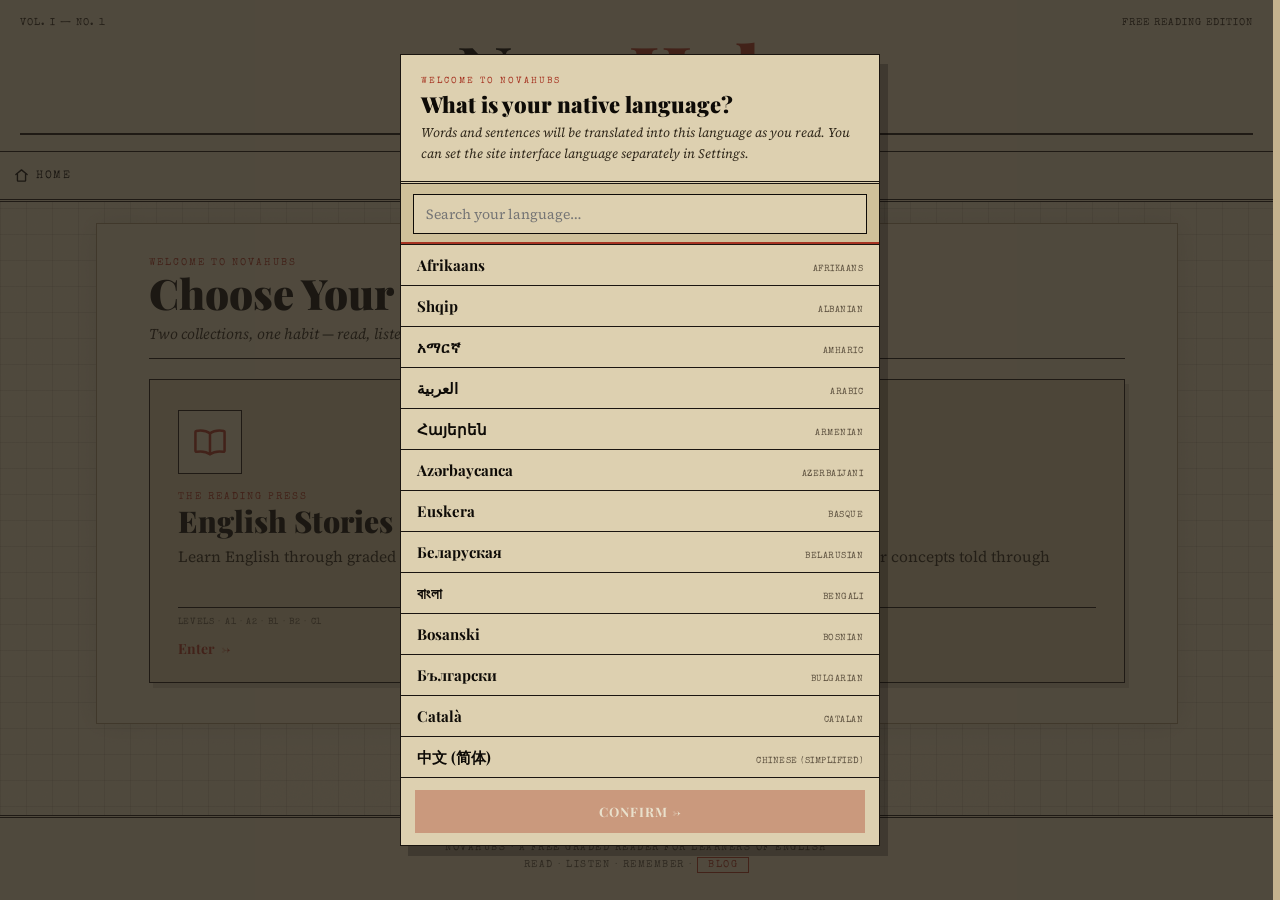
<file: the-story-gazette.html>
<!DOCTYPE html>
<html lang="en">
<head>
<meta charset="UTF-8" />
<meta name="viewport" content="width=device-width, initial-scale=1" />
<title>NovaHubs — Learn English by Reading Short Stories (A1–C1) with Audio &amp; Arabic Translation</title>
<meta name="description" content="NovaHubs is a free graded reader. Read short English stories from level A1 to C1, listen to every word or sentence at normal or slow speed, translate to Arabic instantly, and save sentences into level folders." />
<meta name="keywords" content="learn English, graded readers, English short stories, A1 A2 B1 B2 C1, English listening, English to Arabic translation, sentence bank, reading practice" />
<meta name="author" content="NovaHubs" />
<meta property="og:type" content="website" />
<meta property="og:title" content="NovaHubs — Learn English by Reading" />
<meta property="og:description" content="Read, listen and remember. Graded English stories A1 to C1 with audio and instant Arabic translation." />
<meta name="twitter:card" content="summary" />
<link rel="icon" href="data:image/svg+xml,%3Csvg xmlns='http://www.w3.org/2000/svg' viewBox='0 0 64 64'%3E%3Crect width='64' height='64' fill='%23ddd0b0'/%3E%3Ctext x='32' y='47' font-family='Georgia,serif' font-weight='900' font-size='46' text-anchor='middle' fill='%23a63422'%3EN%3C/text%3E%3C/svg%3E">
<link rel="preconnect" href="https://fonts.googleapis.com">
<link rel="preconnect" href="https://fonts.gstatic.com" crossorigin>
<link href="https://fonts.googleapis.com/css2?family=Playfair+Display:ital,wght@0,400;0,700;0,900;1,400;1,700&family=Source+Serif+4:ital,wght@0,400;0,600;1,400&family=Special+Elite&display=swap" rel="stylesheet">
<script type="application/ld+json">
{
  "@context":"https://schema.org",
  "@type":"WebSite",
  "name":"NovaHubs",
  "description":"Free graded English reader with audio and Arabic translation, levels A1 to C1.",
  "inLanguage":"en"
}
</script>
<link rel="stylesheet" href="assets/css/shared.css">
<link rel="stylesheet" href="assets/css/app.css?v=2">
<link rel="stylesheet" href="assets/css/mascot.css">
<link rel="stylesheet" href="assets/css/animations.css">
</head>
<body>
<a class="skip-link" href="#view">Skip to content</a>
<div id="app">
  <header class="mast">
    <div class="mast-top"><span>Vol. I — No. 1</span><span>Free Reading Edition</span></div>
    <div class="nameplate">Nova<em>Hubs</em></div>
    <div class="mast-kicker">The Reading Press</div>
    <div class="mast-rule"><span id="dateline">Read &middot; Listen &middot; Remember</span></div>
  </header>

  <nav class="topbar">
    <div class="tb-left">
      <button id="homeTop" title="Home" aria-label="Home"><svg viewBox="0 0 24 24" fill="none" stroke="currentColor" stroke-width="2.2" stroke-linecap="round" stroke-linejoin="round"><path d="M3 10.5L12 3l9 7.5"/><path d="M5.5 9.5V20a1 1 0 0 0 1 1h11a1 1 0 0 0 1-1V9.5"/></svg><span>Home</span></button>
      <button id="backTop"><svg viewBox="0 0 24 24" fill="none" stroke="currentColor" stroke-width="2.2" stroke-linecap="round" stroke-linejoin="round"><path d="M15 5l-7 7 7 7"/></svg><span id="backLabel">Back</span></button>
    </div>
    <div class="tb-nav">
      <button data-nav="saved" id="foldersBtn" title="Folders" aria-label="Folders"><svg xmlns="http://www.w3.org/2000/svg" width="20" height="20" viewBox="0 0 24 24" fill="none" stroke="currentColor" stroke-width="1.5" stroke-linecap="round" stroke-linejoin="round"><path d="M22 19a2 2 0 0 1-2 2H4a2 2 0 0 1-2-2V5a2 2 0 0 1 2-2h5l2 3h9a2 2 0 0 1 2 2z"/></svg></button>
      <button data-nav="settings" id="settingsBtn" title="Settings" aria-label="Settings"><svg width="16" height="16" viewBox="0 0 24 24" fill="none" stroke="currentColor" stroke-width="2.2" stroke-linecap="round" stroke-linejoin="round"><circle cx="12" cy="12" r="3"/><path d="M19.4 15a1.65 1.65 0 0 0 .33 1.82l.06.06a2 2 0 0 1 0 2.83 2 2 0 0 1-2.83 0l-.06-.06a1.65 1.65 0 0 0-1.82-.33 1.65 1.65 0 0 0-1 1.51V21a2 2 0 0 1-4 0v-.09A1.65 1.65 0 0 0 9 19.4a1.65 1.65 0 0 0-1.82.33l-.06.06a2 2 0 0 1-2.83 0 2 2 0 0 1 0-2.83l.06-.06A1.65 1.65 0 0 0 4.68 15a1.65 1.65 0 0 0-1.51-1H3a2 2 0 0 1 0-4h.09A1.65 1.65 0 0 0 4.6 9a1.65 1.65 0 0 0-.33-1.82l-.06-.06a2 2 0 0 1 0-2.83 2 2 0 0 1 2.83 0l.06.06A1.65 1.65 0 0 0 9 4.68a1.65 1.65 0 0 0 1-1.51V3a2 2 0 0 1 4 0v.09a1.65 1.65 0 0 0 1 1.51 1.65 1.65 0 0 0 1.82-.33l.06-.06a2 2 0 0 1 2.83 0 2 2 0 0 1 0 2.83l-.06.06A1.65 1.65 0 0 0 19.4 9a1.65 1.65 0 0 0 1.51 1H21a2 2 0 0 1 0 4h-.09a1.65 1.65 0 0 0-1.51 1z"/></svg></button>
      <button id="themeBtn" title="Toggle theme" aria-label="Toggle dark mode"></button>
    </div>
  </nav>

  <main id="view"></main>

  <footer>
    NovaHubs &middot; A free graded reader for learners of English<br>
    Read &middot; Listen &middot; Remember &middot; <a href="articles.html" class="blog-badge">Blog</a>
  </footer>
</div>

<!-- bottom dock: selection sheet -->
<div id="dock">
  <div class="dock-inner">
    <div id="sheet">
      <div class="sheet-pad">
        <button class="sclose" id="sheetClose" aria-label="close">
          <svg viewBox="0 0 24 24" fill="none" stroke="currentColor" stroke-width="2.2" stroke-linecap="round"><path d="M5 5l14 14M19 5L5 19"/></svg>
        </button>
        <div class="sheet-kicker" id="sheetKicker">Selected Word</div>
        <div class="sheet-en" id="sheetEn"></div>
        <div class="sheet-ar" id="sheetAr"></div>
        <div class="sheet-actions">
          <button class="act" id="actListen"><svg viewBox="0 0 24 24" fill="none" stroke="currentColor" stroke-width="2" stroke-linecap="round" stroke-linejoin="round"><path d="M4 9v6h4l5 4V5L8 9H4z"/><path d="M16 8.5a4 4 0 010 7"/></svg><span data-i18n="Listen">Listen</span></button>
          <button class="act" id="actSlow"><svg viewBox="0 0 24 24" fill="none" stroke="currentColor" stroke-width="2" stroke-linecap="round" stroke-linejoin="round"><path d="M4 9v6h4l5 4V5L8 9H4z"/><path d="M16 9.5a3 3 0 010 5"/></svg><span data-i18n="Slow">Slow</span></button>
          <button class="act" id="actTranslate"><svg viewBox="0 0 24 24" fill="none" stroke="currentColor" stroke-width="2" stroke-linecap="round" stroke-linejoin="round"><path d="M4 5h7M7.5 5c0 4-2 7-4 8M5 9c0 2 2 4 5 5"/><path d="M13 19l4-9 4 9M14.5 16h5"/></svg><span data-i18n="Translate">Translate</span></button>
          <button class="act" id="actSave"><svg viewBox="0 0 24 24" fill="none" stroke="currentColor" stroke-width="2" stroke-linecap="round" stroke-linejoin="round"><path d="M6 4h12v16l-6-4-6 4V4z"/></svg><span data-i18n="Save">Save</span></button>
        </div>
      </div>
    </div>
  </div>
</div>

<div class="toast" id="toast" role="status" aria-live="polite"></div>

<noscript>
  <div style="padding:30px;font-family:Georgia,serif;">
    <h1>NovaHubs — Learn English by Reading</h1>
    <p>NovaHubs is a free graded reader. Read short English stories from level A1 to C1, listen to every
    word or sentence, translate to Arabic, and save sentences into folders by level. Please enable JavaScript to use the reader.</p>
  </div>
</noscript>

<script src="assets/js/theme.js"></script>
<script src="assets/js/covers.js"></script>
<script src="assets/js/data-covers-a1.js"></script>
<script src="assets/js/data-stories.js"></script>
<script src="assets/js/data-tech.js"></script>
<script src="assets/js/util.js"></script>
<script src="assets/js/storage.js"></script>
<script src="assets/js/speech.js"></script>
<script src="assets/js/audio-ui.js"></script>
<script src="assets/js/translate.js"></script>
<script src="assets/js/modals.js"></script>
<script src="assets/js/i18n.js"></script>
<script src="assets/js/nav.js"></script>
<script src="assets/js/illustrate.js?v=2"></script>
<script src="assets/js/views-home.js"></script>
<script src="assets/js/views-tech.js?v=2"></script>
<script src="assets/js/views-library.js?v=2"></script>
<script src="assets/js/views-saved.js"></script>
<script src="assets/js/quiz.js"></script>
<script src="assets/js/views-settings.js"></script>
<script src="assets/js/app.js"></script>
<script src="assets/js/mascot.js"></script>
<!-- motion engine: GSAP (vendored, offline-safe) + the NovaHubs animation layer -->
<script src="assets/vendor/gsap.min.js"></script>
<script src="assets/vendor/ScrollTrigger.min.js"></script>
<script src="assets/js/animations.js"></script>
</body>
</html>
</file>
<file: assets/css/shared.css>
/* NovaHubs — shared design tokens and global polish (used by the app and the blog) */
:root{
  --bg-outer:#c4b28e; --app-border:#9e8c68;
  --paper:#ddd0b0; --paper-2:#cfc09a;
  --ink:#0e0b07; --ink-soft:#2e2619; --faint:#5e5240;
  --line:#1a1510;
  --accent:#a63422; --accent-2:#bf5a2a;
  --sel:rgba(166,52,34,.18); --read:rgba(191,90,42,.24);
  --serif:"Source Serif 4",Georgia,"Times New Roman",serif;
  --display:"Playfair Display",Georgia,serif;
  --type:"Special Elite","Courier New",monospace;
  --trans:.15s;
  --grid-line:rgba(42,37,29,.11);
}
[data-theme="dark"]{
  --bg-outer:#0a0806; --app-border:rgba(255,255,255,.07);
  --paper:#1a1510; --paper-2:#221c12;
  --ink:#ede8e0; --ink-soft:#9a9080; --faint:#8a7d6a;
  --line:#2e2518;
  --accent:#c44232; --accent-2:#d46a30;
  --sel:rgba(196,66,50,.22); --read:rgba(208,106,48,.28);
  --grid-line:rgba(255,255,255,.04);
}
/* Sepia — a warm, low-glare reading mode between light and dark */
[data-theme="sepia"]{
  --bg-outer:#dcc9a0; --app-border:#c0a878;
  --paper:#f3e7cc; --paper-2:#e9dab6;
  --ink:#2e2415; --ink-soft:#5a4a30; --faint:#8a7550;
  --line:#6f5c38;
  --accent:#a6532a; --accent-2:#bf7a2a;
  --sel:rgba(166,83,42,.18); --read:rgba(191,122,42,.24);
  --grid-line:rgba(80,60,30,.10);
}
.theme-ready *{transition:background-color .25s,color .2s,border-color .2s,box-shadow .2s;}
::selection{background:var(--sel);}
::-webkit-scrollbar{width:7px;height:7px;}
::-webkit-scrollbar-track{background:transparent;}
::-webkit-scrollbar-thumb{background:var(--line);border-radius:4px;}
::-webkit-scrollbar-thumb:hover{background:var(--faint);}
:focus-visible{outline:2px solid var(--accent);outline-offset:2px;}

/* accessible skip link — visually hidden until focused */
.skip-link{position:absolute;left:-9999px;top:0;z-index:999;background:var(--ink);color:var(--paper);
  padding:10px 18px;font-family:var(--type);font-size:11px;letter-spacing:1px;text-transform:uppercase;text-decoration:none;}
.skip-link:focus{left:0;}

/* respect users who prefer reduced motion */
@media (prefers-reduced-motion: reduce){
  *,*::before,*::after{animation-duration:.01ms!important;animation-iteration-count:1!important;
    transition-duration:.01ms!important;scroll-behavior:auto!important;}
}
</file>
<file: assets/css/animations.css>
/* ============================================================================
   NovaHubs · animations.css
   A professional motion layer for the gazette identity. Compositor-friendly
   (transform/opacity only), fully reduced-motion aware, and driven by CSS
   custom properties so timings/easings can be tuned in one place.

   Pairs with animations.js (GSAP timelines + IntersectionObserver/WAAPI
   fallbacks). Every effect is a progressive enhancement: with JS or motion
   disabled, content is fully visible and usable.
   ========================================================================== */
:root{
  /* ---- durations ---- */
  --a-fast:.22s; --a-base:.5s; --a-slow:.9s; --a-xslow:1.4s;
  /* ---- easings (the "expensive" feel lives here) ---- */
  --a-ease:cubic-bezier(.22,.61,.36,1);          /* smooth ease-out         */
  --a-ease-in-out:cubic-bezier(.76,0,.24,1);     /* dramatic in-out          */
  --a-spring:cubic-bezier(.34,1.56,.64,1);       /* overshoot / spring       */
  --a-spring-soft:cubic-bezier(.16,1.1,.3,1);    /* gentle settle            */
  --a-out-expo:cubic-bezier(.16,1,.3,1);         /* long, luxurious tail     */
  /* ---- shared values ---- */
  --a-lift:10px; --a-stagger:70ms;
  --a-shadow:6px 8px 0 rgba(33,29,23,.18);
  /* ---- motion blur ---- (focus-in on reveals; velocity-driven on interactions) */
  --a-blur:7px;          /* entrance focus-in blur for text + elements */
  --a-blur-move:2.6px;   /* max blur on magnetic-button movement       */
  --a-blur-tilt:1.8px;   /* max blur on card tilt                      */
  --a-blur-scroll:3.4px; /* max blur on fast scroll (parallax/h-track) */
}

/* While JS is preparing a cinematic entrance, hold opted-in elements hidden so
   there is no flash of un-animated content. .nh-anim-ready is set on <html> by
   animations.js the moment it boots; if JS never runs, the rule below never
   applies and everything stays visible. */
html.nh-anim-ready [data-anim]{opacity:0;}
html.nh-anim-ready [data-anim].is-in{opacity:1;}

/* ============================================================================
   1 · LOADING SCREEN (branded letterpress entrance)
   ========================================================================== */
#nh-loader{
  position:fixed;inset:0;z-index:4000;display:flex;flex-direction:column;
  align-items:center;justify-content:center;gap:22px;
  background:var(--paper);color:var(--ink);
  transition:opacity .6s var(--a-ease),visibility .6s;
}
#nh-loader.is-done{opacity:0;visibility:hidden;pointer-events:none;}
.nh-loader-plate{
  font-family:var(--display);font-weight:900;font-size:clamp(34px,8vw,64px);
  letter-spacing:.5px;line-height:1;position:relative;
  /* the nameplate is "printed" via an expanding clip */
  clip-path:inset(0 100% 0 0);
  animation:nh-print var(--a-xslow) var(--a-out-expo) forwards;
}
.nh-loader-plate em{color:var(--accent);font-style:normal;}
.nh-loader-kicker{
  font-family:var(--type);font-size:11px;letter-spacing:4px;text-transform:uppercase;
  color:var(--faint);opacity:0;animation:nh-fade-up .7s var(--a-ease) .55s forwards;
}
.nh-loader-bar{
  width:min(220px,52vw);height:2px;background:var(--line);opacity:.25;position:relative;overflow:hidden;
  opacity:0;animation:nh-fade-up .6s var(--a-ease) .7s forwards;
}
.nh-loader-bar::after{
  content:"";position:absolute;inset:0;transform-origin:left;transform:scaleX(0);
  background:var(--accent);animation:nh-load-fill 1.1s var(--a-ease-in-out) .75s forwards;
}
@keyframes nh-print{to{clip-path:inset(0 0 0 0);}}
@keyframes nh-load-fill{to{transform:scaleX(1);}}

/* ============================================================================
   2 · READING / SCROLL PROGRESS BAR (top of page)
   ========================================================================== */
#nh-progress{
  position:fixed;top:0;left:0;right:0;height:3px;z-index:3000;pointer-events:none;
  transform-origin:0 50%;transform:scaleX(0);
  background:linear-gradient(90deg,var(--accent),var(--accent-2));
  box-shadow:0 0 10px rgba(166,52,34,.35);
  will-change:transform;
}

/* ============================================================================
   3 · ENTRANCE PRIMITIVES (data-anim driven; JS adds .is-in)
   The transition handles the motion; JS only toggles the class, so reduced
   motion (which zeroes transition-duration globally) degrades cleanly.
   ========================================================================== */
[data-anim]{
  filter:blur(var(--a-blur));                       /* motion-blur: starts soft … */
  transition:opacity var(--a-base) var(--a-ease),
             transform var(--a-base) var(--a-ease),
             filter var(--a-base) var(--a-ease),
             clip-path var(--a-slow) var(--a-out-expo);
}
[data-anim="rise"]{transform:translateY(22px);}
[data-anim="fall"]{transform:translateY(-22px);}
[data-anim="left"]{transform:translateX(-34px);}
[data-anim="right"]{transform:translateX(34px);}
[data-anim="scale"]{transform:scale(.92);}
[data-anim="spring"]{transform:translateY(28px) scale(.96);transition-timing-function:var(--a-spring);transition-duration:var(--a-slow);}
/* staggered clip-path text reveal — the signature headline move */
[data-anim="clip"]{clip-path:inset(0 0 100% 0);transform:translateY(14px);}
[data-anim="clip-r"]{clip-path:inset(0 100% 0 0);}
/* 3D perspective entrance for scroll sections */
[data-anim="tilt-in"]{transform:perspective(1100px) rotateX(14deg) translateY(40px);transform-origin:50% 100%;opacity:0;}
[data-anim].is-in{opacity:1;transform:none;filter:blur(0);clip-path:inset(0 0 0 0);}  /* … resolves sharp */

/* ============================================================================
   4 · FLOATING SHAPES / "INK" PARTICLES (cinematic backdrop)
   Rendered behind content, pointer-events off. Kept faint + slow so it reads
   as paper grain / drifting ink, not neon confetti.
   ========================================================================== */
.nh-particles{position:absolute;inset:0;overflow:hidden;pointer-events:none;z-index:0;}
.nh-particle{
  position:absolute;border-radius:50%;background:var(--ink);opacity:.07;
  will-change:transform;animation:nh-float linear infinite;
}
.nh-particle.is-ring{background:transparent;border:1px solid var(--accent);opacity:.16;}
.nh-particle.is-square{border-radius:1px;transform:rotate(45deg);opacity:.06;}
@keyframes nh-float{
  0%{transform:translate3d(0,0,0) rotate(0);}
  50%{transform:translate3d(var(--dx,16px),var(--dy,-26px),0) rotate(180deg);}
  100%{transform:translate3d(0,0,0) rotate(360deg);}
}
/* a section that hosts particles needs a stacking context + room */
.nh-stage{position:relative;}
.nh-stage > *{position:relative;z-index:1;}

/* ============================================================================
   5 · MAGNETIC BUTTONS + RIPPLE + PRESS
   ========================================================================== */
[data-magnetic]{
  transition:transform var(--a-fast) var(--a-spring-soft),
             box-shadow var(--a-fast) var(--a-ease),
             background-color var(--a-fast) var(--a-ease),
             color var(--a-fast) var(--a-ease);
  will-change:transform;
}
[data-magnetic] .nh-mag-inner{display:inline-flex;align-items:center;gap:inherit;transition:transform var(--a-fast) var(--a-spring-soft);}

/* ripple is injected by JS as a positioned span; host just needs clipping */
.nh-ripple-host{position:relative;overflow:hidden;}
.nh-ripple{
  position:absolute;border-radius:50%;transform:translate(-50%,-50%) scale(0);
  background:currentColor;opacity:.28;pointer-events:none;
  animation:nh-ripple .6s var(--a-ease) forwards;
}
@keyframes nh-ripple{to{transform:translate(-50%,-50%) scale(1);opacity:0;}}
.nh-press{transition:transform .12s var(--a-ease);}
.nh-press:active{transform:scale(.96);}

/* ============================================================================
   6 · CARD TILT (mouse-position parallax) + 3D BOOK-COVER FLIP
   ========================================================================== */
[data-tilt]{transform-style:preserve-3d;transition:transform var(--a-fast) var(--a-ease);will-change:transform;}
[data-tilt] .nh-tilt-glare{
  position:absolute;inset:0;pointer-events:none;border-radius:inherit;opacity:0;
  background:radial-gradient(circle at var(--gx,50%) var(--gy,50%),rgba(255,255,255,.35),transparent 55%);
  transition:opacity var(--a-fast) var(--a-ease);mix-blend-mode:soft-light;
}
[data-tilt]:hover .nh-tilt-glare{opacity:1;}

/* flip: wrap the existing cover SVG in .nh-flip; JS adds .nh-flip on library cards */
.nh-flip{position:relative;perspective:1400px;}
.nh-flip-inner{
  position:relative;transition:transform var(--a-slow) var(--a-ease-in-out);
  transform-style:preserve-3d;will-change:transform;
}
.nh-flip:hover .nh-flip-inner,
.nh-flip:focus-within .nh-flip-inner{transform:rotateY(180deg);}
.nh-flip-face{backface-visibility:hidden;}
.nh-flip-back{
  position:absolute;inset:0;transform:rotateY(180deg);
  background:var(--paper);border:1px solid var(--line);box-shadow:var(--a-shadow);
  display:flex;flex-direction:column;justify-content:center;gap:8px;
  padding:18px 16px;box-sizing:border-box;text-align:left;
}
.nh-flip-back .fb-kicker{font-family:var(--type);font-size:8.5px;letter-spacing:2px;text-transform:uppercase;color:var(--accent);}
.nh-flip-back .fb-title{font-family:var(--display);font-weight:700;font-size:17px;line-height:1.1;color:var(--ink);}
.nh-flip-back .fb-blurb{font-family:var(--serif);font-size:11.5px;line-height:1.45;color:var(--ink-soft);
  display:-webkit-box;-webkit-line-clamp:5;-webkit-box-orient:vertical;overflow:hidden;}
.nh-flip-back .fb-meta{margin-top:auto;font-family:var(--type);font-size:8px;letter-spacing:1.2px;
  text-transform:uppercase;color:var(--faint);border-top:1px solid var(--line);padding-top:7px;}
/* parallax depth: the cover art drifts slightly inside its frame on hover */
.nh-flip-face .cover{transition:transform var(--a-slow) var(--a-ease);}
.nh-flip:hover .nh-flip-face .cover{transform:translateZ(40px) scale(1.04);}

/* ============================================================================
   7 · SHIMMER LOADING SKELETON (before covers paint)
   ========================================================================== */
.nh-skeleton{position:relative;overflow:hidden;background:var(--paper-2);
  border:1px solid var(--line);aspect-ratio:300/420;}
.nh-skeleton::after{
  content:"";position:absolute;inset:0;transform:translateX(-100%);
  background:linear-gradient(90deg,transparent,rgba(255,255,255,.45),transparent);
  animation:nh-shimmer 1.3s var(--a-ease) infinite;
}
[data-theme="dark"] .nh-skeleton::after{background:linear-gradient(90deg,transparent,rgba(255,255,255,.09),transparent);}
@keyframes nh-shimmer{100%{transform:translateX(100%);}}

/* ============================================================================
   8 · INPUT FOCUS — animated underline
   ========================================================================== */
.nh-field{position:relative;}
.nh-field::after{
  content:"";position:absolute;left:0;bottom:0;height:2px;width:100%;
  background:var(--accent);transform:scaleX(0);transform-origin:left;
  transition:transform var(--a-base) var(--a-out-expo);
}
.nh-field:focus-within::after{transform:scaleX(1);}

/* ============================================================================
   9 · SUCCESS / ERROR — spring feedback
   ========================================================================== */
.nh-pop{animation:nh-pop .5s var(--a-spring) both;}
@keyframes nh-pop{0%{transform:scale(.6);opacity:0;}60%{transform:scale(1.08);}100%{transform:scale(1);opacity:1;}}
.nh-shake{animation:nh-shake .45s var(--a-ease) both;}
@keyframes nh-shake{10%,90%{transform:translateX(-2px);}20%,80%{transform:translateX(4px);}
  30%,50%,70%{transform:translateX(-7px);}40%,60%{transform:translateX(7px);}}
.nh-check-draw{stroke-dasharray:40;stroke-dashoffset:40;animation:nh-draw .5s var(--a-ease) .05s forwards;}
@keyframes nh-draw{to{stroke-dashoffset:0;}}

/* ============================================================================
   10 · TEXT SPLIT (character-by-character hover)
   ========================================================================== */
.nh-split .nh-char{display:inline-block;will-change:transform;
  transition:transform var(--a-fast) var(--a-spring),color var(--a-fast) var(--a-ease);}
/* motion blur on the lift, resolving sharp so hovered text stays readable */
.nh-split:hover .nh-char{transform:translateY(-6px);color:var(--accent);animation:nh-char-mblur var(--a-fast) var(--a-ease);}
@keyframes nh-char-mblur{0%{filter:blur(0);}50%{filter:blur(1.4px);}100%{filter:blur(0);}}
.nh-split .nh-char.is-space{width:.3em;}

/* ============================================================================
   11 · LIQUID / MORPHING SECTION TRANSITION (between views)
   A full-screen ink veil that wipes across using a morphing SVG path.
   ========================================================================== */
#nh-veil{position:fixed;inset:0;z-index:2500;pointer-events:none;visibility:hidden;}
#nh-veil svg{position:absolute;inset:0;width:100%;height:100%;}
#nh-veil path{fill:var(--accent);}
#nh-veil.is-active{visibility:visible;}

/* generic horizontal-scroll track (pinned section on demo/home) */
.nh-h-track{display:flex;gap:26px;will-change:transform;}
.nh-h-panel{flex:0 0 auto;}

/* utility: only promote to its own layer while actively animating */
.nh-animating{will-change:transform,opacity;}

/* ============================================================================
   REDUCED MOTION — make the whole layer calm and static.
   shared.css already zeroes durations; here we also remove transforms/visuals
   that would otherwise sit in a mid-animation state, and reveal hidden content.
   ========================================================================== */
@media (prefers-reduced-motion: reduce){
  html.nh-anim-ready [data-anim]{opacity:1!important;}
  [data-anim]{transform:none!important;clip-path:none!important;}
  /* never blur anything when reduced motion is requested (keeps text crisp) */
  [data-anim],[data-magnetic],[data-tilt],[data-parallax],.nh-h-track,.nh-split .nh-char{filter:none!important;}
  .nh-particles,#nh-veil,#nh-loader{display:none!important;}
  #nh-progress{display:none!important;}
  .nh-flip:hover .nh-flip-inner,.nh-flip:focus-within .nh-flip-inner{transform:none!important;}
  .nh-flip-back{display:none!important;}
  .nh-skeleton::after{animation:none!important;}
  .nh-split:hover .nh-char{transform:none!important;}
  [data-tilt]{transform:none!important;}
}
</file>
<file: assets/css/blog.css>
/* NovaHubs blog (articles.html) styles - design tokens live in shared.css */
*{box-sizing:border-box;-webkit-tap-highlight-color:transparent;}
html,body{margin:0;padding:0;}
html{scrollbar-gutter:stable;scroll-behavior:smooth;}
body{font-family:var(--serif);color:var(--ink);min-height:100vh;
  background-color:var(--bg-outer);
  background-image:
    linear-gradient(var(--grid-line) 1px, transparent 1px),
    linear-gradient(90deg, var(--grid-line) 1px, transparent 1px);
  background-size:26px 26px;
  -webkit-font-smoothing:antialiased;}
#app{width:100%;min-height:100vh;
  background-color:var(--paper);
  background-image:
    linear-gradient(var(--grid-line) 1px, transparent 1px),
    linear-gradient(90deg, var(--grid-line) 1px, transparent 1px),
    url("data:image/svg+xml,%3Csvg xmlns='http://www.w3.org/2000/svg' width='200' height='200'%3E%3Cfilter id='nq'%3E%3CfeTurbulence type='fractalNoise' baseFrequency='0.75' numOctaves='3'/%3E%3C/filter%3E%3Crect width='100%25' height='100%25' filter='url(%23nq)' opacity='0.035'/%3E%3C/svg%3E");
  background-size:26px 26px, 26px 26px, 200px 200px;
  display:flex;flex-direction:column;}

/* content strip — solid background covers grid under all text areas */
header.mast,nav.topbar,
.j-hero,.j-index,.articles-wrap,.section-divider,.breadcrumb,.faq-wrap,.cta-wrap,
footer{background:var(--paper);}

/* masthead */
header.mast{padding:18px 20px 12px;border-bottom:1px solid var(--line);}
.mast-top{display:flex;justify-content:space-between;align-items:center;
  font-family:var(--type);font-size:10px;letter-spacing:1px;text-transform:uppercase;color:var(--ink-soft);}
.mast-home{display:inline-flex;align-items:center;gap:5px;text-decoration:none;
  color:var(--ink-soft);font-family:var(--type);font-size:10px;letter-spacing:1px;text-transform:uppercase;
  border:1px solid var(--line);padding:4px 10px;transition:.15s;}
.mast-home:hover{background:var(--ink);color:var(--paper);border-color:var(--ink);}
.nameplate{font-family:var(--display);font-weight:900;text-align:center;line-height:.92;
  font-size:clamp(40px,9vw,76px);margin:8px 0 4px;letter-spacing:-1px;}
.nameplate em{color:var(--accent);font-style:normal;}
.nameplate a{text-decoration:none;color:inherit;}
.mast-kicker{text-align:center;font-family:var(--type);font-size:10px;letter-spacing:3px;
  text-transform:uppercase;color:var(--faint);}
.mast-rule{display:flex;align-items:center;gap:12px;margin-top:10px;}
.mast-rule::before,.mast-rule::after{content:"";height:2px;background:var(--line);flex:1;}
.mast-rule span{font-family:var(--type);font-size:9px;letter-spacing:2px;text-transform:uppercase;color:var(--ink-soft);}

/* topbar */
nav.topbar{position:sticky;top:0;z-index:45;background:var(--paper);
  border-bottom:3px double var(--line);display:flex;align-items:stretch;justify-content:space-between;}
.tb-left{display:flex;align-items:center;padding-left:14px;}
.tb-home{font-family:var(--display);font-weight:900;font-size:18px;letter-spacing:-.5px;text-decoration:none;color:var(--ink);}
.tb-home em{color:var(--accent);font-style:normal;}
.tb-nav{display:flex;height:100%;}
.tb-nav a,.tb-nav button{display:flex;align-items:center;background:none;border:none;border-left:1px solid var(--line);
  padding:14px 16px;font-family:var(--display);font-weight:700;font-size:12px;letter-spacing:1px;
  text-transform:uppercase;color:var(--ink-soft);text-decoration:none;cursor:pointer;transition:.15s;}
.tb-nav a.on{background:var(--ink);color:var(--paper);}
.tb-nav a:hover:not(.on){background:var(--paper-2);}
@media(max-width:480px){.tb-nav a,.tb-nav button{padding:14px 11px;font-size:11px;}.tb-home{font-size:16px;}}
.tb-home-btn{display:flex;align-items:center;gap:7px;background:none;border:none;border-left:1px solid var(--line);
  padding:14px 20px;font-family:var(--display);font-weight:700;font-size:12px;letter-spacing:1px;
  text-transform:uppercase;color:var(--ink-soft);text-decoration:none;cursor:pointer;transition:.15s;}
.tb-home-btn:hover{background:var(--ink);color:var(--paper);}
@media(max-width:480px){.tb-home-btn{padding:14px 12px;font-size:11px;}}

/* theme toggle */
.theme-toggle{padding:0 14px;line-height:0;}
.theme-toggle svg{display:block;width:16px;height:16px;}
.theme-toggle .icon-moon{display:none;}
[data-theme="dark"] .theme-toggle .icon-sun{display:none;}
[data-theme="dark"] .theme-toggle .icon-moon{display:block;}

main{flex:1;padding:0 20px 60px;}

/* breadcrumb */
.breadcrumb{font-family:var(--type);font-size:10px;letter-spacing:1.5px;text-transform:uppercase;color:var(--faint);
  padding:14px 0 0;display:flex;align-items:center;gap:8px;max-width:1080px;margin:0 auto;}
.breadcrumb a{color:var(--faint);text-decoration:none;}
.breadcrumb a:hover{color:var(--accent);}
.breadcrumb .bc-sep{color:var(--line);}
.breadcrumb .bc-cur{color:var(--accent);}

/* journal hero */
.j-hero{text-align:center;padding:36px 0 28px;border-bottom:3px double var(--line);
  margin-bottom:36px;max-width:1080px;margin-left:auto;margin-right:auto;}
.j-hero .kicker{font-family:var(--type);font-size:10px;letter-spacing:2.5px;text-transform:uppercase;color:var(--accent);margin-bottom:12px;}
.j-hero h1{font-family:var(--display);font-weight:900;font-size:clamp(28px,6vw,52px);line-height:1.02;margin:0 0 12px;letter-spacing:-1px;}
.j-hero .sub{font-style:italic;color:var(--ink-soft);font-size:16px;max-width:560px;margin:0 auto 18px;line-height:1.65;}
.j-hero .rule{display:flex;align-items:center;gap:10px;max-width:280px;margin:0 auto;}
.j-hero .rule::before,.j-hero .rule::after{content:"";height:1px;background:var(--line);flex:1;}
.j-hero .rule span{font-family:var(--type);font-size:9px;letter-spacing:2px;text-transform:uppercase;color:var(--ink-soft);}

/* article index cards */
.j-index{max-width:1080px;margin:0 auto 42px;}
.j-index-label{font-family:var(--type);font-size:10px;letter-spacing:2px;text-transform:uppercase;
  color:var(--accent);margin-bottom:16px;padding-bottom:10px;border-bottom:1px solid var(--line);}
.j-grid{display:grid;grid-template-columns:repeat(auto-fill,minmax(280px,1fr));gap:18px;}
.j-card{border:1px solid var(--line);background:var(--paper);display:flex;flex-direction:column;
  transition:.18s;text-decoration:none;color:inherit;}
.j-card:hover{transform:translateY(-2px);box-shadow:5px 7px 0 rgba(33,29,23,.14);}
[data-theme="dark"] .j-card:hover{box-shadow:5px 7px 0 rgba(0,0,0,.4);}
.j-card-banner{height:86px;background:var(--paper-2);border-bottom:1px solid var(--line);overflow:hidden;display:flex;align-items:center;justify-content:center;}
.j-card-banner svg{width:100%;height:100%;display:block;}
.j-card-banner svg g{stroke:var(--ink-soft);fill:none;}
.j-card-body{padding:14px 16px 16px;display:flex;flex-direction:column;flex:1;}
.tag{display:inline-flex;align-items:center;font-family:var(--type);font-size:8.5px;letter-spacing:1.5px;
  text-transform:uppercase;background:transparent;color:var(--accent);
  border:1px solid var(--accent);padding:3px 8px;margin-bottom:10px;}
.tag.t-listen,.tag.t-vocab,.tag.t-speak{color:var(--ink-soft);border-color:var(--ink-soft);}
.tag.t-level{color:var(--accent-2);border-color:var(--accent-2);}
.j-card h2{font-family:var(--display);font-weight:900;font-size:17px;line-height:1.1;margin:0 0 8px;}
.j-card p{font-size:14px;color:var(--ink-soft);line-height:1.55;margin:0;flex:1;}
.j-card-foot{font-family:var(--type);font-size:9px;letter-spacing:.5px;color:var(--faint);text-transform:uppercase;
  margin-top:12px;padding-top:10px;border-top:1px solid var(--line);display:flex;justify-content:space-between;align-items:center;}
.j-card-foot span:last-child{color:var(--accent);}

/* section divider */
.section-divider{max-width:1080px;margin:0 auto 42px;display:flex;align-items:center;gap:20px;}
.section-divider::before{content:"";height:1px;background:linear-gradient(to left,var(--line) 55%,transparent);flex:1;}
.section-divider::after{content:"";height:1px;background:linear-gradient(to right,var(--line) 55%,transparent);flex:1;}
.section-divider span{font-family:var(--type);font-size:9px;letter-spacing:2px;text-transform:uppercase;color:var(--ink-soft);white-space:nowrap;}

/* full articles */
.articles-wrap{max-width:720px;margin:0 auto;}
.art-full{padding:48px 0 52px;border-top:1px solid var(--line);}
.art-full:first-child{border-top:none;padding-top:0;}
.art-header .tag{margin-bottom:14px;}
.art-header h2{font-family:var(--display);font-weight:900;font-size:clamp(24px,4.5vw,36px);line-height:1.05;margin:0 0 14px;}
.art-byline{font-family:var(--type);font-size:9.5px;letter-spacing:1px;text-transform:uppercase;color:var(--faint);
  display:flex;gap:0;flex-wrap:wrap;border-top:1px solid var(--line);border-bottom:1px solid var(--line);
  padding:10px 0;margin-bottom:22px;}
.art-byline span{padding:0 14px;}
.art-byline span:first-child{padding-left:0;}
.art-byline span+span{border-left:1px solid var(--line);}
.art-lede{font-size:18px;line-height:1.78;font-style:italic;color:var(--ink-soft);margin:0 0 24px;
  padding-bottom:20px;border-bottom:1px solid var(--line);}
.toc{background:var(--paper-2);border:1px solid var(--line);padding:16px 20px;margin:0 0 26px;}
.toc-title{font-family:var(--type);font-size:9px;letter-spacing:2px;text-transform:uppercase;color:var(--accent);margin-bottom:12px;}
.toc ol{margin:0;padding-left:18px;font-family:var(--type);font-size:12px;letter-spacing:.3px;line-height:2;}
.toc a{color:var(--ink-soft);text-decoration:none;}
.toc a:hover{color:var(--accent);text-decoration:underline;}
.art-body h3{font-family:var(--display);font-size:20px;font-weight:700;line-height:1.2;margin:30px 0 10px;}
.art-body p{font-size:17px;line-height:1.85;margin:0 0 16px;}
.art-body p:first-of-type::first-letter{font-family:var(--display);font-size:58px;font-weight:900;float:left;line-height:.8;margin:5px 10px 0 0;color:var(--accent);}
.art-body ul,.art-body ol{font-size:17px;line-height:1.85;margin:0 0 16px;padding-left:24px;}
.art-body li{margin-bottom:6px;}
.art-body strong{color:var(--ink);font-weight:700;}
.pullquote{font-family:var(--display);font-style:italic;font-size:20px;line-height:1.5;color:var(--ink-soft);
  border-left:3px solid var(--accent);padding:14px 20px;margin:26px 0;background:var(--paper-2);}
.tip-box{background:var(--paper-2);border:1px solid var(--line);padding:20px 24px;margin:28px 0 0;
  display:flex;flex-direction:column;gap:8px;}
.tip-box .tip-kicker{font-family:var(--type);font-size:9px;letter-spacing:2px;text-transform:uppercase;color:var(--accent);}
.tip-box .tip-body{font-size:16px;line-height:1.55;color:var(--ink-soft);}
.tip-box a{display:inline-flex;align-items:center;margin-top:10px;background:var(--accent);color:#fff;
  font-family:var(--display);font-size:12px;font-weight:700;letter-spacing:1px;text-transform:uppercase;padding:11px 22px;
  text-decoration:none;align-self:flex-start;transition:.15s;}
.tip-box a:hover{background:var(--accent-2);}

/* FAQ */
.faq-wrap{max-width:720px;margin:48px auto 0;padding-top:48px;border-top:3px double var(--line);}
.faq-wrap > h2{font-family:var(--display);font-weight:900;font-size:clamp(22px,4vw,30px);margin:0 0 24px;}
.faq-item{border-top:1px solid var(--line);padding:16px 0;}
.faq-item:last-child{border-bottom:1px solid var(--line);}
.faq-item h3{font-family:var(--display);font-size:17px;font-weight:700;margin:0 0 8px;}
.faq-item p{font-size:15px;line-height:1.75;margin:0;color:var(--ink-soft);}

/* CTA */
.cta-wrap{max-width:720px;margin:44px auto 0;text-align:center;padding:34px 26px;
  border:1px solid var(--line);background:var(--paper-2);}
.cta-kicker{font-family:var(--type);font-size:9.5px;letter-spacing:2.5px;text-transform:uppercase;color:var(--accent);margin-bottom:10px;}
.cta-wrap h2{font-family:var(--display);font-weight:900;font-size:clamp(20px,4vw,30px);line-height:1.1;margin:0 0 10px;}
.cta-wrap p{font-size:15px;color:var(--ink-soft);line-height:1.65;margin:0 auto 22px;max-width:460px;}
.cta-btn{display:inline-flex;align-items:center;background:var(--accent);color:#fff;font-family:var(--display);font-weight:700;
  font-size:13px;letter-spacing:1px;text-transform:uppercase;padding:14px 30px;
  text-decoration:none;transition:.15s;}
.cta-btn:hover{background:var(--accent-2);}

footer{padding:22px 20px 26px;border-top:3px double var(--line);text-align:center;
  font-family:var(--type);font-size:9.5px;letter-spacing:1.5px;text-transform:uppercase;color:var(--faint);line-height:1.8;}
footer a{color:inherit;text-decoration:none;}
footer a:hover{color:var(--accent);}
.blog-badge{color:var(--accent);text-decoration:none;border:1px solid var(--accent);padding:2px 10px;letter-spacing:1.5px;transition:background .18s,color .18s;}
.blog-badge:hover{background:var(--accent);color:#fff;}

/* strip padding — placed last to override element-specific padding shorthands */
.j-hero,.j-index,.articles-wrap,.section-divider,.breadcrumb,.faq-wrap,.cta-wrap{
  padding:36px 64px;
  box-shadow:0 0 0 1px var(--app-border),4px 0 28px rgba(0,0,0,.06),-4px 0 28px rgba(0,0,0,.06);
}
.breadcrumb{padding-top:18px;padding-bottom:14px;}
.section-divider{padding-top:24px;padding-bottom:24px;}
@media(max-width:700px){
  .j-hero,.j-index,.articles-wrap,.section-divider,.breadcrumb,.faq-wrap,.cta-wrap{padding-left:28px;padding-right:28px;}
}

@media print{
  nav.topbar,footer{display:none!important;}
  html,html[data-theme="dark"]{--paper:#fff;--paper-2:#f3ede0;--ink:#211d17;--ink-soft:#4a4339;--bg-outer:#fff;}
  html,body{background:#fff!important;}
}
</file>
<file: assets/css/mascot.css>
/* NovaHubs reading companion — a cozy bat that appears on the HOME hub only.
   Uses the shared design tokens so it adapts to light / dark / sepia.
   All motion is purely decorative and is automatically neutralised by the
   prefers-reduced-motion rule in shared.css. */

.nh-owl-wrap{
  position:fixed; left:16px; bottom:16px; z-index:55;
  display:flex; flex-direction:column; align-items:flex-start; gap:10px;
  pointer-events:none; /* only the bat + bubble catch clicks */
}
/* hidden on every view except the home hub (toggled from mascot.js) */
.nh-owl-wrap.is-hidden{ display:none; }

/* ---------- speech bubble ---------- */
.nh-owl-bubble{
  pointer-events:auto;
  max-width:240px; background:var(--paper); color:var(--ink);
  border:1px solid var(--line); box-shadow:4px 5px 0 rgba(33,29,23,.16);
  padding:11px 14px; position:relative;
  font-family:var(--serif); font-size:13.5px; line-height:1.5;
  opacity:0; visibility:hidden; transform:translateY(8px) scale(.96);
  transform-origin:bottom left; transition:opacity .25s, transform .25s, visibility .25s;
}
.nh-owl-bubble.show{ opacity:1; visibility:visible; transform:none; }
.nh-owl-bubble b{ color:var(--accent); font-weight:700; }
.nh-owl-bubble-kicker{
  font-family:var(--type); font-size:8px; letter-spacing:1.5px; text-transform:uppercase;
  color:var(--accent); display:block; margin-bottom:3px;
}
/* little newspaper-style tail pointing down at the owl */
.nh-owl-bubble::after{
  content:""; position:absolute; left:24px; bottom:-8px; width:14px; height:14px;
  background:var(--paper); border-right:1px solid var(--line); border-bottom:1px solid var(--line);
  transform:rotate(45deg);
}

/* ---------- the owl button ---------- */
.nh-owl{
  pointer-events:auto; cursor:pointer; background:none; border:none; padding:0;
  width:84px; height:84px; display:block; -webkit-tap-highlight-color:transparent;
  filter:drop-shadow(3px 4px 0 rgba(33,29,23,.18));
  animation:nhOwlFloat 5.5s ease-in-out infinite;
  transition:transform .2s;
}
.nh-owl:hover{ transform:scale(1.06); }
.nh-owl:focus-visible{ outline:2px solid var(--accent); outline-offset:4px; border-radius:8px; }
.nh-owl svg{ width:100%; height:100%; display:block; overflow:visible; }

@keyframes nhOwlFloat{ 0%,100%{transform:translateY(0);} 50%{transform:translateY(-5px);} }
@keyframes nhOwlBounce{
  0%{transform:translateY(0);} 25%{transform:translateY(-12px) scale(1.04);}
  45%{transform:translateY(0) scale(.98);} 65%{transform:translateY(-5px);}
  100%{transform:translateY(0) scale(1);}
}
.nh-owl.is-happy{ animation:nhOwlBounce .9s ease; }

/* eyelids: scaleY(0) = open. Blink closes them; happy mode hides the round
   eyes and reveals the ^‿^ arcs instead. */
.nh-owl .lid{ transform-box:fill-box; transform-origin:center; transform:scaleY(0);
  transition:transform .09s ease; }
.nh-owl.is-happy .eyeball{ opacity:0; }
.nh-owl.is-happy .smile-eye{ opacity:1; }
.nh-owl .smile-eye{ opacity:0; transition:opacity .15s; }
.nh-owl.blink .lid{ transform:scaleY(1.05); }   /* declared last so a blink wins over happy */

.nh-owl .pupil{ transition:transform .12s ease-out; transform-box:fill-box; }

/* keep the companion out of the way of the reading dock on small screens,
   and never print it */
@media(max-width:760px){ body.reading-mode .nh-owl-wrap{ display:none; } }
@media(max-width:480px){ .nh-owl{ width:66px; height:66px; } .nh-owl-bubble{ max-width:200px; font-size:12.5px; } }
@media print{ .nh-owl-wrap{ display:none!important; } }
</file>
<file: assets/css/app.css>
/* NovaHubs app styles — design tokens live in shared.css */
*{box-sizing:border-box;-webkit-tap-highlight-color:transparent;}
  html,body{margin:0;padding:0;}
  html{scrollbar-gutter:stable;}
  body{
    font-family:var(--serif);color:var(--ink);min-height:100vh;
    background-color:var(--bg-outer);
    background-image:
      linear-gradient(var(--grid-line) 1px, transparent 1px),
      linear-gradient(90deg, var(--grid-line) 1px, transparent 1px);
    background-size:26px 26px;
    -webkit-font-smoothing:antialiased;
  }
  #app{
    width:100%;min-height:100vh;
    background-color:var(--paper);
    background-image:
      linear-gradient(var(--grid-line) 1px, transparent 1px),
      linear-gradient(90deg, var(--grid-line) 1px, transparent 1px),
      url("data:image/svg+xml,%3Csvg xmlns='http://www.w3.org/2000/svg' width='200' height='200'%3E%3Cfilter id='q'%3E%3CfeTurbulence type='fractalNoise' baseFrequency='0.75' numOctaves='3'/%3E%3C/filter%3E%3Crect width='100%25' height='100%25' filter='url(%23q)' opacity='0.035'/%3E%3C/svg%3E");
    background-size:26px 26px, 26px 26px, 200px 200px;
    display:flex;flex-direction:column;
  }

  /* masthead (scrolls) */
  header.mast{padding:18px 20px 12px;border-bottom:1px solid var(--line);background:var(--paper);}
  .mast-top{display:flex;justify-content:space-between;align-items:center;
    font-family:var(--type);font-size:10px;letter-spacing:1px;text-transform:uppercase;color:var(--ink-soft);}
  .nameplate{font-family:var(--display);font-weight:900;text-align:center;line-height:.92;
    font-size:clamp(40px,9vw,76px);margin:8px 0 4px;letter-spacing:-1px;}
  .nameplate em{color:var(--accent);font-style:normal;}
  .mast-kicker{text-align:center;font-family:var(--type);font-size:10px;letter-spacing:3px;
    text-transform:uppercase;color:var(--faint);}
  .mast-rule{display:flex;align-items:center;gap:12px;margin-top:10px;}
  .mast-rule::before,.mast-rule::after{content:"";height:2px;background:var(--line);flex:1;}
  .mast-rule span{font-family:var(--type);font-size:9px;letter-spacing:2px;text-transform:uppercase;color:var(--ink-soft);}

  /* sticky toolbar with persistent BACK */
  nav.topbar{position:sticky;top:0;z-index:45;background:var(--paper);
    border-bottom:3px double var(--line);display:grid;grid-template-columns:1fr auto 1fr;align-items:stretch;}
  .tb-left{display:flex;align-items:center;gap:18px;padding-left:14px;min-width:0;}
  #homeTop,#backTop{display:flex;align-items:center;gap:7px;background:none;border:none;cursor:pointer;
    font-family:var(--type);font-size:11px;letter-spacing:1.5px;text-transform:uppercase;color:var(--ink);padding:12px 0;transition:color .15s;}
  #homeTop:hover,#backTop:hover{color:var(--accent);}
  #backTop{display:none;}
  #homeTop svg,#backTop svg{width:15px;height:15px;}
  @media(max-width:480px){ #homeTop span{display:none;} .tb-left{gap:12px;} }
  .tb-nav{display:flex;justify-self:center;}
  .tb-nav button,.tb-nav a{background:none;border:none;border-left:1px solid var(--line);cursor:pointer;
    padding:14px 18px;font-family:var(--display);font-weight:700;font-size:12px;letter-spacing:1px;
    text-transform:uppercase;color:var(--ink-soft);transition:.15s;text-decoration:none;display:flex;align-items:center;justify-content:center;}
  .tb-nav button:last-child{border-right:1px solid var(--line);}
  .tb-nav button svg{width:19px;height:19px;display:block;}
  .tb-nav button.on,.tb-nav a.on{background:var(--ink);color:var(--paper);}
  @media(max-width:480px){ .tb-nav button,.tb-nav a{padding:14px 14px;} }

  main{flex:1;padding:22px 20px 40px;}
  body.reading-mode main{padding-bottom:40px;}
  .wrap{position:relative;max-width:1080px;margin:0 auto;background:var(--paper);padding:32px 52px 40px;box-shadow:0 0 0 1px var(--app-border),4px 0 28px rgba(0,0,0,.06),-4px 0 28px rgba(0,0,0,.06);}
  .settings-wrap{position:relative;}
  .panel-close{position:absolute;top:16px;right:18px;z-index:3;display:inline-flex;align-items:center;gap:6px;cursor:pointer;
    background:var(--paper);border:1px solid var(--line);color:var(--ink-soft);
    font-family:var(--type);font-size:9px;letter-spacing:1.5px;text-transform:uppercase;padding:7px 10px;transition:.15s;}
  .panel-close:hover{background:var(--ink);color:var(--paper);}
  .panel-close svg{width:12px;height:12px;}
  @media(max-width:600px){ .panel-close span{display:none;} .panel-close{padding:8px;} }
  .wrap-read{max-width:720px;margin:0 auto;background:var(--paper);padding:32px 52px 40px;box-shadow:0 0 0 1px var(--app-border),4px 0 28px rgba(0,0,0,.06),-4px 0 28px rgba(0,0,0,.06);}
  @media(max-width:600px){.wrap,.wrap-read{padding:22px 24px 32px;}}
  .reveal{opacity:0;transform:translateY(10px);animation:rise .5s cubic-bezier(.2,.7,.2,1) forwards;}
  @keyframes rise{to{opacity:1;transform:none;}}

  /* section head */
  .sec-head{margin:2px 0 20px;border-bottom:1px solid var(--line);padding-bottom:14px;}
  .sec-kicker{font-family:var(--type);font-size:10px;letter-spacing:2px;text-transform:uppercase;color:var(--accent);}
  .sec-title{font-family:var(--display);font-weight:900;font-size:clamp(28px,5vw,42px);line-height:1.02;margin:4px 0 8px;}
  .sec-sub{font-style:italic;color:var(--ink-soft);font-size:15px;}

  /* level tabs */
  .levels{display:flex;border:1px solid var(--line);margin-bottom:22px;max-width:560px;}
  .levels button{flex:1;background:none;border:none;border-right:1px solid var(--line);cursor:pointer;
    padding:10px 2px 8px;font-family:var(--display);font-weight:700;font-size:15px;color:var(--ink-soft);}
  .levels button:last-child{border-right:none;}
  .levels button .lab{display:block;font-family:var(--type);font-size:7.5px;letter-spacing:1px;color:var(--faint);margin-top:1px;text-transform:uppercase;}
  .levels button.on{background:var(--accent);color:#fff;}
  .levels button.on .lab{color:#f3d8cf;}

  /* grid */
  .grid{display:grid;grid-template-columns:repeat(auto-fill,minmax(155px,1fr));gap:24px 18px;}
  .card{cursor:pointer;position:relative;}
  .done-stamp{position:absolute;top:8px;right:-1px;background:var(--accent);color:#fff;
    font-family:var(--type);font-size:7.5px;letter-spacing:1.5px;text-transform:uppercase;
    padding:4px 8px;display:flex;align-items:center;gap:4px;pointer-events:none;z-index:2;
    box-shadow:-2px 2px 0 rgba(0,0,0,.18);}
  .done-stamp svg{width:9px;height:9px;flex-shrink:0;}
  .cover{width:100%;border:1px solid var(--line);display:block;background:var(--paper-2);
    box-shadow:4px 5px 0 rgba(33,29,23,.16);transition:.18s;}
  .card:hover .cover{transform:translate(-1px,-2px);box-shadow:6px 8px 0 rgba(33,29,23,.18);}
  .cap{margin-top:10px;}
  .cap .tt{font-family:var(--display);font-weight:700;font-size:16px;line-height:1.08;}
  .cap .au{font-style:italic;color:var(--ink-soft);font-size:12px;margin-top:2px;}
  .cap .meta{font-family:var(--type);font-size:8.5px;letter-spacing:.6px;color:var(--faint);text-transform:uppercase;
    margin-top:5px;border-top:1px solid var(--line);padding-top:5px;}
  .forth .cover{display:flex;align-items:center;justify-content:center;text-align:center;aspect-ratio:300/420;
    border-style:dashed;box-shadow:none;background:repeating-linear-gradient(45deg,var(--paper),var(--paper) 8px,var(--paper-2) 8px,var(--paper-2) 16px);}
  .forth .ftxt{font-family:var(--display);font-style:italic;color:var(--faint);font-size:14px;padding:10px;}

  /* home hub */
  .nameplate.is-home{cursor:pointer;transition:color .15s;}
  .nameplate.is-home:hover{color:var(--accent);}
  .nameplate.is-home:focus-visible{outline:2px solid var(--accent);outline-offset:4px;}
  .hub-grid{display:grid;grid-template-columns:repeat(auto-fit,minmax(260px,1fr));gap:26px;margin-top:6px;}
  .hub-card{cursor:pointer;position:relative;display:flex;flex-direction:column;
    background:var(--paper-2);border:1px solid var(--line);
    box-shadow:4px 5px 0 rgba(33,29,23,.16);transition:.18s;
    padding:30px 28px 24px;min-height:230px;}
  .hub-card:hover{transform:translate(-1px,-2px);box-shadow:6px 9px 0 rgba(33,29,23,.2);border-color:var(--accent);}
  .hub-card:focus-visible{outline:2px solid var(--accent);outline-offset:3px;}
  .hub-ic{width:64px;height:64px;display:flex;align-items:center;justify-content:center;
    border:1px solid var(--line);background:var(--paper);color:var(--accent);margin-bottom:18px;}
  .hub-ic svg{width:38px;height:38px;}
  .hub-kicker{font-family:var(--type);font-size:10px;letter-spacing:2px;text-transform:uppercase;color:var(--accent);}
  .hub-title{font-family:var(--display);font-weight:900;font-size:clamp(24px,3.4vw,30px);line-height:1.04;margin:4px 0 8px;}
  .hub-desc{font-family:var(--serif);font-size:15.5px;line-height:1.5;color:var(--ink-soft);flex:1;}
  .hub-foot{font-family:var(--type);font-size:8.5px;letter-spacing:.7px;text-transform:uppercase;color:var(--faint);
    border-top:1px solid var(--line);padding-top:10px;margin-top:16px;}
  .hub-go{font-family:var(--display);font-weight:700;font-size:14px;color:var(--accent);margin-top:12px;
    display:flex;align-items:center;gap:6px;transition:gap .18s;}
  .hub-card:hover .hub-go{gap:11px;}

  /* breadcrumbs */
  .crumbs{display:flex;flex-wrap:wrap;align-items:center;gap:6px;margin-bottom:18px;
    font-family:var(--type);font-size:10px;letter-spacing:.5px;text-transform:uppercase;}
  .crumbs .crumb{background:none;border:none;padding:0;cursor:pointer;color:var(--accent);
    font:inherit;letter-spacing:inherit;text-transform:inherit;}
  .crumbs .crumb:hover{text-decoration:underline;}
  .crumbs .crumb.cur{color:var(--faint);cursor:default;}
  .crumb-sep{color:var(--faint);}

  /* folder selection */
  .folder-grid{display:grid;grid-template-columns:repeat(auto-fill,minmax(180px,1fr));gap:26px 22px;margin-top:8px;}
  .folder-card{position:relative;cursor:pointer;display:block;text-align:left;font:inherit;color:inherit;
    background:var(--paper-2);border:1px solid var(--line);box-shadow:4px 5px 0 rgba(33,29,23,.16);
    margin-top:13px;padding:0;transition:.18s;}
  .folder-tab{position:absolute;top:-12px;left:-1px;width:48%;height:13px;
    background:var(--paper-2);border:1px solid var(--line);border-bottom:none;border-radius:7px 12px 0 0;}
  .folder-main{display:block;padding:20px 18px 16px;border-top:3px solid var(--fa);}
  .folder-name{display:block;font-family:var(--display);font-weight:900;font-size:30px;line-height:1;color:var(--ink);}
  .folder-sub{display:block;font-family:var(--type);font-size:9px;letter-spacing:1.2px;text-transform:uppercase;
    color:var(--fa);margin-top:7px;}
  .folder-count{display:block;margin-top:15px;padding-top:9px;border-top:1px solid var(--line);
    font-family:var(--type);font-size:8.5px;letter-spacing:.6px;text-transform:uppercase;color:var(--faint);}
  .folder-card:hover{transform:translate(-1px,-3px);box-shadow:6px 9px 0 rgba(33,29,23,.2);border-color:var(--fa);}
  .folder-card:hover .folder-tab{border-color:var(--fa);}
  .folder-card:focus-visible{outline:2px solid var(--fa);outline-offset:3px;}
  .folder-card.empty{opacity:.6;}

  /* detail */
  .detail-cover{display:flex;gap:26px;align-items:flex-start;flex-wrap:wrap;}
  .detail-cover .cover{width:200px;flex:none;}
  @media(max-width:520px){ .detail-cover .cover{width:138px;} .detail-cover{gap:16px;} }
  .detail-head{flex:1;min-width:230px;}
  .lvl-tag{display:inline-block;font-family:var(--type);font-size:9px;letter-spacing:1.5px;
    text-transform:uppercase;background:var(--ink);color:var(--paper);padding:3px 9px;}
  .detail-head h1{font-family:var(--display);font-weight:900;font-size:clamp(24px,4.5vw,34px);line-height:1.02;margin:10px 0 4px;}
  .detail-head .by{font-style:italic;color:var(--ink-soft);font-size:15px;}
  .detail-head .nar{font-family:var(--type);font-size:10px;color:var(--faint);letter-spacing:.5px;margin-top:6px;}
  .blurb{font-size:16px;line-height:1.65;margin:22px 0;border-top:1px solid var(--line);border-bottom:1px solid var(--line);padding:16px 0;}
  .blurb::first-letter{font-family:var(--display);font-weight:900;font-size:50px;float:left;line-height:.8;margin:4px 9px 0 0;color:var(--accent);}
  .specs{display:grid;grid-template-columns:repeat(4,1fr);border:1px solid var(--line);margin-bottom:20px;}
  .specs div{padding:11px 13px;border-right:1px solid var(--line);}
  .specs div:last-child{border-right:none;}
  @media(max-width:520px){ .specs{grid-template-columns:1fr 1fr;} .specs div:nth-child(2n){border-right:none;}
    .specs div:nth-child(-n+2){border-bottom:1px solid var(--line);} }
  .specs .k{font-family:var(--type);font-size:8.5px;letter-spacing:1px;text-transform:uppercase;color:var(--faint);}
  .specs .v{font-family:var(--display);font-weight:700;font-size:16px;margin-top:3px;}
  .btn-row{display:flex;gap:12px;flex-wrap:wrap;}
  .btn{flex:1;min-width:200px;border:1px solid var(--line);cursor:pointer;font-family:var(--display);font-weight:700;
    letter-spacing:1px;text-transform:uppercase;font-size:13px;padding:14px;display:flex;align-items:center;justify-content:center;gap:9px;}
  .btn svg{width:16px;height:16px;}
  .btn-primary{background:var(--accent);color:#fff;border-color:var(--accent);}
  .btn-ghost{background:var(--paper);color:var(--ink);}

  /* reader / article body */
  .reader-head{border-bottom:3px double var(--line);padding-bottom:14px;margin-bottom:20px;}
  .reader-head h1{font-family:var(--display);font-weight:900;font-size:clamp(26px,4.5vw,38px);line-height:1.03;margin:9px 0 3px;}
  .reader-head .by{font-style:italic;color:var(--ink-soft);font-size:14px;}
  .hint{font-family:var(--type);font-size:10.5px;color:var(--faint);letter-spacing:.4px;line-height:1.55;
    border:1px solid var(--line);padding:10px 12px;margin-bottom:18px;background:var(--paper-2);}
  .hint b{color:var(--accent);}
  .mode-toggle{display:flex;border:1px solid var(--line);margin-bottom:16px;max-width:540px;}
  .mode-toggle button{flex:1;background:none;border:none;border-right:1px solid var(--line);cursor:pointer;
    padding:9px 5px;font-family:var(--type);font-size:10px;letter-spacing:1px;text-transform:uppercase;color:var(--ink-soft);white-space:nowrap;}
  .mode-toggle button:last-child{border-right:none;}
  .mode-toggle button.on{background:var(--ink);color:var(--paper);}
  @media(max-width:560px){ .mode-toggle button{font-size:8.5px;letter-spacing:.3px;padding:9px 3px;} }
  .story-body{font-size:18px;line-height:1.85;}
  .story-body p{margin:0 0 17px;text-align:justify;hyphens:manual;}
  @media(max-width:600px){.story-body p{text-align:left;}}
  .story-body .paragraph-block:first-child p::first-letter{font-family:var(--display);font-weight:900;font-size:62px;float:left;
    line-height:.72;margin:7px 10px 0 0;color:var(--ink);}
  .w{cursor:pointer;border-radius:2px;padding:0 .5px;transition:background .12s;}
  .s{cursor:pointer;}
  .word-mode .w:hover{background:var(--sel);}
  .sentence-mode .s:hover{background:var(--sel);}
  .paragraph-mode p{cursor:pointer;}
  .paragraph-mode p:hover{background:var(--sel);}
  .sel{background:var(--sel);box-shadow:0 1px 0 var(--accent);}
  p.sel{box-shadow:inset 3px 0 0 var(--accent),0 1px 0 var(--accent);}
  .reading{background:var(--read);box-shadow:0 1px 0 var(--accent-2);}
  /* ===== per-paragraph illustration: a plain static <img>, no JS, no states ===== */
  .paragraph-block{margin:0 0 4px;}
  .paragraph-img{margin:6px 0 14px;border:1px solid var(--line);background:var(--paper-2);
    box-shadow:4px 4px 0 var(--line),0 6px 18px rgba(0,0,0,.09);}
  .endcap{text-align:center;font-family:var(--type);font-size:11px;letter-spacing:3px;color:var(--faint);margin:26px 0 8px;}
  .endcap::before,.endcap::after{content:"———— ";color:var(--line);}

  /* ===== bottom dock (selection sheet) ===== */
  #dock{position:fixed;left:0;right:0;bottom:0;z-index:60;display:none;justify-content:center;pointer-events:none;}
  body.reading-mode #dock{display:flex;}
  .dock-inner{width:100%;max-width:760px;display:flex;flex-direction:column;pointer-events:auto;
    box-shadow:0 -14px 40px rgba(40,30,15,.22);}
  #sheet{background:var(--paper);border-top:3px double var(--line);max-height:0;overflow:hidden;transition:max-height .3s ease;}
  #sheet.up{max-height:62vh;overflow:auto;}
  .sheet-pad{padding:14px 18px 16px;position:relative;}
  .sheet-pad .sclose{position:absolute;right:8px;top:6px;background:none;border:none;cursor:pointer;color:var(--ink-soft);padding:8px;}
  .sheet-pad .sclose svg{width:17px;height:17px;display:block;}
  .sheet-kicker{font-family:var(--type);font-size:9px;letter-spacing:2px;text-transform:uppercase;color:var(--accent);}
  .sheet-en{font-family:var(--display);font-size:19px;line-height:1.3;margin:6px 0 2px;padding-right:22px;}
  .sheet-ar{font-size:19px;line-height:1.65;color:var(--ink);
    margin-top:10px;border-top:1px dashed var(--line);padding-top:10px;display:none;font-family:var(--serif);}
  .sheet-ar.show{display:block;}
  .sheet-ar.loading{color:var(--faint);font-style:italic;}
  .sheet-actions{display:grid;grid-template-columns:repeat(auto-fit,minmax(72px,1fr));gap:9px;margin-top:16px;}
  .act{background:var(--paper-2);border:1px solid var(--line);cursor:pointer;padding:10px 4px;
    font-family:var(--type);font-size:9px;letter-spacing:1px;text-transform:uppercase;color:var(--ink);
    display:flex;flex-direction:column;align-items:center;gap:6px;}
  .act svg{width:19px;height:19px;}
  .act.saved{background:var(--ink);color:var(--paper);}
  .act:active{transform:translateY(1px);}

  /* ===== inline story audio player ===== */
  .reader-audio{margin-top:18px;border:1px solid var(--line);background:var(--paper-2);padding:14px 16px;}
  .ra-main{display:flex;align-items:center;gap:10px;flex-wrap:wrap;}
  .ra-play{background:var(--ink);color:var(--paper);border:none;cursor:pointer;font-family:var(--display);
    font-weight:700;letter-spacing:1px;text-transform:uppercase;font-size:12px;
    padding:11px 22px;display:inline-flex;align-items:center;gap:9px;transition:.15s;flex-shrink:0;}
  .ra-play:hover{opacity:.82;}
  .ra-play svg{width:14px;height:14px;flex-shrink:0;}
  .ra-nav{display:flex;align-items:center;gap:5px;}
  .ra-nav-btn{background:var(--paper);border:1px solid var(--line);cursor:pointer;width:38px;height:38px;
    display:flex;align-items:center;justify-content:center;color:var(--ink);transition:.15s;}
  .ra-nav-btn:hover{background:var(--ink);color:var(--paper);}
  .ra-nav-btn svg{width:12px;height:12px;}
  .ra-pos{font-family:var(--type);font-size:10px;letter-spacing:.5px;color:var(--faint);min-width:44px;text-align:center;}
  .speed-strip{display:flex;margin-top:12px;border:1px solid var(--line);width:fit-content;}
  .sp{background:var(--paper);border:none;border-right:1px solid var(--line);cursor:pointer;font-family:var(--type);font-size:10px;letter-spacing:.3px;padding:10px 13px;color:var(--faint);transition:.15s;}
  .sp:last-child{border-right:none;}
  .sp:hover{background:var(--paper-2);color:var(--ink);}
  .sp.on{background:var(--ink);color:var(--paper);font-weight:700;}
  .voice-row-r{display:flex;align-items:center;gap:0;margin-top:6px;flex-wrap:wrap;row-gap:6px;}
  .voice-row-r .vl{font-family:var(--type);font-size:8px;letter-spacing:1.2px;text-transform:uppercase;color:var(--faint);padding:0 8px 0 12px;}
  .voice-row-r .vl:first-child{padding-left:0;}
  .voice-row-r .vs-g{display:flex;border:1px solid var(--line);}
  .voice-row-r .vs-g .sp{border-right:1px solid var(--line);}
  .voice-row-r .vs-g .sp:last-child{border-right:none;}

  /* saved */
  .empty{text-align:center;padding:44px 16px;font-style:italic;color:var(--faint);border:1px dashed var(--line);font-size:15px;line-height:1.6;}
  .folder-stat{display:grid;grid-template-columns:repeat(5,1fr);border:1px solid var(--line);margin-bottom:20px;max-width:560px;}
  .folder-stat div{text-align:center;padding:9px 2px;border-right:1px solid var(--line);}
  .folder-stat div:last-child{border-right:none;}
  .folder-stat .n{font-family:var(--display);font-weight:900;font-size:21px;}
  .folder-stat .l{font-family:var(--type);font-size:8px;letter-spacing:1px;color:var(--faint);text-transform:uppercase;}
  .clip-list{display:grid;grid-template-columns:repeat(auto-fill,minmax(300px,1fr));gap:14px;}
  .clip{border:1px solid var(--line);background:var(--paper);}
  .clip .clip-en{font-family:var(--display);font-size:16px;line-height:1.4;padding:14px 15px 4px;cursor:pointer;}
  .clip .clip-ar{font-size:16px;line-height:1.6;color:var(--ink-soft);padding:0 15px 4px;}
  .clip .clip-src{font-family:var(--type);font-size:9px;letter-spacing:.5px;text-transform:uppercase;color:var(--faint);
    border-top:1px dashed var(--line);margin-top:9px;padding:9px 15px;display:flex;justify-content:space-between;align-items:center;gap:8px;flex-wrap:wrap;}
  .clip .clip-src .from{flex:1;min-width:120px;}
  .clip .clip-tools{display:flex;gap:6px;}
  .clip .ct{background:none;border:1px solid var(--line);cursor:pointer;padding:8px 10px;color:var(--ink);
    display:flex;align-items:center;gap:4px;font-family:var(--type);font-size:8px;letter-spacing:.5px;text-transform:uppercase;}
  .clip .ct svg{width:12px;height:12px;}
  .clip .ct.del{color:var(--accent);border-color:var(--accent);}

  /* save-hint notice */
  .save-hint{display:flex;align-items:flex-start;gap:12px;
    border:1px solid var(--line);background:var(--paper-2);
    padding:12px 14px;margin-bottom:22px;position:relative;}
  .save-hint-icon{flex-shrink:0;width:32px;height:32px;background:var(--ink);color:var(--paper);
    display:flex;align-items:center;justify-content:center;margin-top:1px;}
  .save-hint-icon svg{width:16px;height:16px;}
  .save-hint-body{flex:1;min-width:0;}
  .save-hint-title{font-family:var(--display);font-weight:700;font-size:13px;margin-bottom:4px;}
  .save-hint-text{font-family:var(--type);font-size:9.5px;letter-spacing:.4px;color:var(--ink-soft);line-height:1.7;}
  .save-hint-text strong{color:var(--accent);font-style:normal;}
  .save-hint-steps{display:flex;align-items:center;gap:6px;margin-top:8px;flex-wrap:wrap;}
  .save-hint-step{font-family:var(--type);font-size:9px;letter-spacing:.8px;text-transform:uppercase;
    background:var(--ink);color:var(--paper);padding:4px 9px;display:flex;align-items:center;gap:5px;}
  .save-hint-step svg{width:11px;height:11px;}
  .save-hint-arrow{color:var(--faint);font-size:12px;}
  .save-hint-close{position:absolute;top:4px;right:4px;background:none;border:none;cursor:pointer;
    color:var(--faint);font-size:16px;line-height:1;padding:8px 10px;}
  .save-hint-close:hover{color:var(--ink);}

  .toast{position:fixed;left:50%;bottom:20px;transform:translateX(-50%) translateY(20px);
    background:var(--ink);color:var(--paper);font-family:var(--type);font-size:11px;letter-spacing:1px;
    text-transform:uppercase;padding:11px 20px;z-index:90;opacity:0;transition:.3s;pointer-events:none;border:1px solid var(--line);}
  .toast.show{opacity:1;transform:translateX(-50%) translateY(0);}

  footer{padding:22px 20px 26px;border-top:3px double var(--line);text-align:center;background:var(--paper);
    font-family:var(--type);font-size:9.5px;letter-spacing:1.5px;text-transform:uppercase;color:var(--faint);line-height:1.8;}
  .blog-badge{color:var(--accent);text-decoration:none;border:1px solid var(--accent);padding:2px 10px;letter-spacing:1.5px;transition:background .18s,color .18s;}
  .blog-badge:hover{background:var(--accent);color:#fff;}

  /* backup / export-import */
  .backup-row{margin-top:28px;padding:18px 20px;border:1px solid var(--line);background:var(--paper-2);display:flex;gap:10px;flex-wrap:wrap;align-items:center;}
  .backup-note{font-family:var(--type);font-size:9px;letter-spacing:.8px;color:var(--faint);text-transform:uppercase;width:100%;margin-bottom:4px;}
  .btn-backup{background:var(--paper);border:1px solid var(--line);cursor:pointer;font-family:var(--display);font-weight:700;
    letter-spacing:1px;text-transform:uppercase;font-size:11px;padding:10px 18px;
    display:inline-flex;align-items:center;gap:7px;color:var(--ink);transition:.15s;text-decoration:none;}
  .btn-backup:hover{background:var(--ink);color:var(--paper);}
  .btn-backup svg{width:13px;height:13px;flex-shrink:0;}
  #importFile{display:none;}

  /* PDF download button */
  .dl-pdf-row{margin-top:32px;border-top:1px solid var(--line);padding-top:22px;text-align:center;}
  .dl-pdf{background:var(--paper);border:1px solid var(--line);cursor:pointer;font-family:var(--display);font-weight:700;
    letter-spacing:1px;text-transform:uppercase;font-size:12px;padding:12px 28px;
    display:inline-flex;align-items:center;gap:9px;color:var(--ink);transition:.15s;}
  .dl-pdf:hover{background:var(--ink);color:var(--paper);}
  .dl-pdf svg{width:15px;height:15px;flex-shrink:0;}

  /* ===== print / PDF ===== */
  @media print{
    nav.topbar,footer,.mode-toggle,.hint,.reader-audio,#sheet,.toast,.dl-pdf-row,.paragraph-img{display:none!important;}
    html,html[data-theme="dark"],html[data-theme="sepia"]{--bg-outer:#fff;--app-border:#c5b693;--paper:#fff;--paper-2:#f3ede0;--ink:#211d17;--ink-soft:#4a4339;--faint:#8a7f6c;--line:#2a251d;--accent:#a63422;--accent-2:#bf5a2a;}
    html,body{background:#fff!important;}
    body.reading-mode main{padding-bottom:0!important;}
    main{padding:0!important;}
    .reveal{opacity:1!important;transform:none!important;animation:none!important;}
    .wrap-read{max-width:100%!important;padding:0!important;}
    article{padding:1.5cm 2cm!important;}
    .lvl-tag{background:#2a251d!important;color:#fff!important;-webkit-print-color-adjust:exact;print-color-adjust:exact;}
    .reader-head{border-bottom:2px solid #2a251d;padding-bottom:16px;margin-bottom:20px;}
    .reader-head h1{font-size:26pt;margin:10px 0 4px;}
    .story-body{font-size:12pt;line-height:1.85;}
    .story-body p{margin:0 0 14pt;text-align:justify;hyphens:manual;}
    .endcap{display:block!important;}
    h1{break-after:avoid;}
    p{orphans:3;widows:3;}
    .done-row,.rev-row{display:none!important;}
  }

  /* ===== quiz & review ===== */
  .quiz-wrap{max-width:720px;margin:0 auto;}
  .quiz-kicker{font-family:var(--type);font-size:9px;letter-spacing:2px;text-transform:uppercase;color:var(--accent);margin-bottom:6px;}
  .qz-bar-wrap{height:5px;background:var(--paper-2);border:1px solid var(--line);}
  .qz-bar-fill{height:100%;background:var(--accent);transition:width .4s;}
  .quiz-count{font-family:var(--type);font-size:10px;letter-spacing:.8px;color:var(--faint);text-transform:uppercase;margin-top:7px;}
  .quiz-card{border:1px solid var(--line);padding:26px 22px;background:var(--paper);box-shadow:3px 3px 0 rgba(33,29,23,.1);margin-top:18px;}
  .qz-type-tag{font-family:var(--type);font-size:9px;letter-spacing:2px;text-transform:uppercase;color:var(--accent);margin-bottom:12px;}
  .qz-q{font-family:var(--display);font-size:clamp(16px,2.5vw,20px);line-height:1.65;margin-bottom:18px;}
  .qz-blank{color:var(--accent);text-decoration:underline;text-decoration-style:dotted;font-style:italic;}
  .qz-input{width:100%;border:2px solid var(--line);background:var(--paper);padding:12px 14px;
    font-family:var(--display);font-size:16px;color:var(--ink);box-sizing:border-box;outline:none;transition:.15s;}
  .qz-input:focus{border-color:var(--ink);}
  .qz-input.ok{border-color:#4a7a4a;background:#f5fbf5;}
  .qz-input.err{border-color:#b03030;background:#fdf5f5;}
  .qz-feedback{margin-top:14px;padding:12px 15px;font-size:13px;font-family:var(--type);letter-spacing:.3px;display:none;}
  .qz-feedback.ok{display:block;background:#f5fbf5;border-left:3px solid #4a7a4a;color:#2d5a2d;}
  .qz-feedback.err{display:block;background:#fdf5f5;border-left:3px solid #b03030;color:#7a1c1c;}
  .qz-btns{display:flex;gap:10px;margin-top:18px;flex-wrap:wrap;align-items:center;}
  .qz-ar{font-size:21px;direction:rtl;text-align:right;font-family:var(--serif);color:var(--ink);
    padding:14px 16px;border:1px dashed var(--line);margin-bottom:18px;background:var(--paper-2);line-height:1.6;}
  .qz-mic{background:var(--paper);border:1px solid var(--line);cursor:pointer;font-family:var(--display);font-weight:700;
    letter-spacing:1px;text-transform:uppercase;font-size:11px;padding:11px 18px;display:inline-flex;align-items:center;gap:8px;color:var(--ink);transition:.15s;}
  .qz-mic:hover,.qz-mic.active{background:var(--ink);color:var(--paper);}
  .qz-mic svg{width:14px;height:14px;flex-shrink:0;}
  .qz-skip{background:none;border:none;cursor:pointer;font-family:var(--type);font-size:11px;letter-spacing:.5px;
    color:var(--faint);text-decoration:underline;padding:4px 0;cursor:pointer;}
  .qr-ring{width:88px;height:88px;border-radius:50%;border:3px solid var(--accent);display:flex;align-items:center;
    justify-content:center;font-family:var(--display);font-weight:900;font-size:28px;margin:0 auto 18px;}
  .qr-label{font-family:var(--display);font-weight:900;font-size:22px;margin-bottom:8px;text-align:center;}
  .qr-sub{font-size:15px;color:var(--ink-soft);margin-bottom:24px;line-height:1.5;text-align:center;}
  .qr-list{border:1px solid var(--line);margin-bottom:22px;}
  .qr-row{display:flex;justify-content:space-between;align-items:center;padding:8px 14px;border-bottom:1px solid var(--line);font-size:13px;}
  .qr-row:last-child{border-bottom:none;}
  .qr-ok{color:#4a7a4a;font-weight:700;font-size:16px;}
  .qr-no{color:#b03030;font-weight:700;font-size:16px;}
  .qz-results{padding:36px 20px;}
  /* done-reading button */
  .done-row{margin-top:28px;text-align:center;}
  .done-btn{background:var(--accent);color:#fff;border:none;cursor:pointer;font-family:var(--display);font-weight:700;
    letter-spacing:1px;text-transform:uppercase;font-size:13px;padding:15px 32px;
    display:inline-flex;align-items:center;gap:10px;transition:.15s;}
  .done-btn:hover{opacity:.85;}
  .done-btn svg{width:17px;height:17px;}
  /* review button in folders */
  .rev-row{margin-top:20px;padding-top:18px;border-top:1px solid var(--line);text-align:center;}
  .rev-btn{background:var(--paper);border:1px solid var(--line);cursor:pointer;font-family:var(--display);font-weight:700;
    letter-spacing:1px;text-transform:uppercase;font-size:12px;padding:12px 28px;
    display:inline-flex;align-items:center;gap:9px;color:var(--ink);transition:.15s;}
  .rev-btn:hover{background:var(--ink);color:var(--paper);}
  .rev-btn svg{width:14px;height:14px;}
  /* dictation */
  .qz-dict-hint{font-size:14px;color:var(--ink-soft);margin-bottom:16px;line-height:1.5;font-family:var(--type);}
  /* word-level result */
  .qz-word-result{font-family:var(--display);font-size:18px;line-height:2.3;}
  .qw-ok{background:#d4edda;border-radius:3px;padding:2px 5px;}
  .qw-close{background:#fff3cd;border-radius:3px;padding:2px 5px;}
  .qw-miss{background:#f8d7da;border-radius:3px;padding:2px 5px;text-decoration:line-through;opacity:.8;}
  .qz-spoken-line{font-size:12px;color:var(--faint);margin-top:8px;font-style:italic;font-family:var(--type);}

  /* ===== global polish ===== */
  ::selection{background:var(--sel);}
  ::-webkit-scrollbar{width:7px;height:7px;}
  ::-webkit-scrollbar-track{background:transparent;}
  ::-webkit-scrollbar-thumb{background:var(--line);border-radius:4px;}
  ::-webkit-scrollbar-thumb:hover{background:var(--faint);}
  :focus-visible{outline:2px solid var(--accent);outline-offset:2px;}
  /* theme toggle button — inline icon, no text */
  #themeBtn{padding:0 14px;line-height:0;}
  #themeBtn svg{display:block;}
  /* dark mode quiz answer fields */
  [data-theme="dark"] .qz-input{background:var(--paper-2);color:var(--ink);border-color:var(--line);}
  [data-theme="dark"] .qz-input.ok{border-color:#4a7a4a;background:#0d1f0d;}
  [data-theme="dark"] .qz-input.err{border-color:#b03030;background:#1f0d0d;}
  [data-theme="dark"] .qz-feedback.ok{background:#0d1f0d;color:#7ec47e;}
  [data-theme="dark"] .qz-feedback.err{background:#1f0d0d;color:#d97070;}
  [data-theme="dark"] .qw-ok{background:#1a3d1a;}
  [data-theme="dark"] .qw-close{background:#3a3210;}
  [data-theme="dark"] .qw-miss{background:#3a1010;}

  /* ===== language picker modal ===== */
  #langOverlay,#siteLangOverlay{position:fixed;inset:0;z-index:300;background:rgba(33,29,23,.75);display:flex;align-items:center;justify-content:center;padding:16px;}
  #langModal{background:var(--paper);border:1px solid var(--line);max-width:480px;width:100%;max-height:88vh;display:flex;flex-direction:column;box-shadow:8px 10px 0 rgba(0,0,0,.22);}
  .lm-head{padding:22px 20px 16px;border-bottom:3px double var(--line);}
  .lm-kicker{font-family:var(--type);font-size:9px;letter-spacing:2px;text-transform:uppercase;color:var(--accent);margin-bottom:6px;}
  .lm-title{font-family:var(--display);font-weight:900;font-size:22px;line-height:1.1;margin:0 0 7px;}
  .lm-sub{font-size:13px;color:var(--ink-soft);line-height:1.6;margin:0;font-style:italic;}
  .lm-search-wrap{padding:10px 12px;border-bottom:1px solid var(--line);background:var(--paper-2);}
  .lm-search{width:100%;border:1px solid var(--line);background:var(--paper);padding:9px 12px;font-family:var(--serif);font-size:14px;color:var(--ink);outline:none;box-sizing:border-box;}
  .lm-search:focus{border-color:var(--ink);}
  .lm-list{flex:1;overflow-y:auto;min-height:180px;}
  .lm-item{display:flex;align-items:baseline;gap:10px;padding:10px 16px;cursor:pointer;border-bottom:1px solid var(--line);transition:.1s;}
  .lm-item:hover{background:var(--paper-2);}
  .lm-item.on{background:var(--ink);color:var(--paper);}
  .lm-item.on .lm-eng{color:rgba(255,255,255,.55);}
  .lm-native{font-family:var(--display);font-size:15px;font-weight:700;flex:1;}
  .lm-eng{font-family:var(--type);font-size:8.5px;letter-spacing:.5px;text-transform:uppercase;color:var(--faint);}
  .lm-empty{padding:24px;text-align:center;font-style:italic;color:var(--faint);font-size:14px;}
  .lm-foot{padding:12px 14px;border-top:1px solid var(--line);}
  .lm-confirm{width:100%;background:var(--accent);color:#fff;border:none;cursor:pointer;font-family:var(--display);font-weight:700;letter-spacing:1px;text-transform:uppercase;font-size:13px;padding:13px;transition:.15s;}
  .lm-confirm:hover:not(:disabled){opacity:.85;}
  .lm-confirm:disabled{opacity:.35;cursor:not-allowed;}
  .lm-cancel{width:100%;margin-top:8px;background:none;border:1px solid var(--line);color:var(--ink-soft);cursor:pointer;
    font-family:var(--type);font-size:10px;letter-spacing:1.5px;text-transform:uppercase;padding:10px;transition:.15s;}
  .lm-cancel:hover{background:var(--paper-2);color:var(--ink);}

  /* ===== level picker modal ===== */
  .lv-overlay{position:fixed;inset:0;background:rgba(33,29,23,.75);z-index:400;display:flex;align-items:center;justify-content:center;padding:20px;}
  .lv-box{background:var(--paper);border:1px solid var(--line);max-width:560px;width:100%;box-shadow:8px 10px 0 rgba(0,0,0,.22);padding:28px 24px;}
  .lv-title{font-family:var(--display);font-weight:900;font-size:22px;color:var(--ink);margin:0 0 6px;}
  .lv-sub{font-size:13px;color:var(--ink-soft);font-style:italic;margin:0 0 22px;line-height:1.6;}
  .lv-grid{display:grid;grid-template-columns:repeat(auto-fill,minmax(145px,1fr));gap:10px;margin-bottom:22px;}
  .lv-card{border:2px solid var(--app-border);padding:14px 12px;cursor:pointer;transition:border-color .15s,background .15s;}
  .lv-card:hover{border-color:var(--accent);}
  .lv-card.on{border-color:var(--accent);background:var(--sel);}
  .lv-badge{font-family:var(--type);font-size:24px;color:var(--accent);font-weight:700;margin-bottom:5px;}
  .lv-name{font-family:var(--display);font-size:13px;font-weight:700;color:var(--ink);margin-bottom:3px;}
  .lv-desc{font-size:11px;color:var(--ink-soft);line-height:1.45;}
  .lv-confirm{font-family:var(--display);font-weight:700;letter-spacing:1px;text-transform:uppercase;font-size:13px;padding:13px;background:var(--accent);color:#fff;border:none;cursor:pointer;width:100%;transition:opacity .15s;}
  .lv-confirm:hover:not(:disabled){opacity:.85;}
  .lv-confirm:disabled{opacity:.35;cursor:not-allowed;}

  /* ===== settings view ===== */
  .settings-wrap{max-width:660px;margin:0 auto;padding:36px 52px 80px;background:var(--paper);box-shadow:0 0 0 1px var(--app-border),4px 0 28px rgba(0,0,0,.06),-4px 0 28px rgba(0,0,0,.06);}
  .settings-section{margin-bottom:36px;}
  .settings-head{font-family:var(--display);font-size:18px;font-weight:900;color:var(--ink);padding-bottom:8px;border-bottom:3px double var(--line);margin-bottom:4px;}
  .settings-row{display:flex;align-items:center;justify-content:space-between;padding:13px 0;border-bottom:1px solid var(--line);gap:12px;}
  .settings-row:last-child{border-bottom:none;}
  .settings-label{font-family:var(--display);font-size:14px;font-weight:700;color:var(--ink);}
  .settings-val{font-size:12px;color:var(--ink-soft);margin-top:2px;line-height:1.5;}
  .settings-btn{font-family:var(--type);font-size:9px;letter-spacing:1.5px;text-transform:uppercase;padding:7px 14px;border:1.5px solid var(--accent);color:var(--accent);background:none;cursor:pointer;white-space:nowrap;flex-shrink:0;}
  .settings-btn:hover{background:var(--sel);}
  .stat-grid{display:grid;grid-template-columns:repeat(2,1fr);gap:10px;margin-bottom:24px;}
  @media(min-width:500px){.stat-grid{grid-template-columns:repeat(4,1fr);}}
  .stat-card{background:var(--paper-2);border:1px solid var(--app-border);padding:14px 12px;}
  .stat-num{font-family:var(--display);font-size:28px;color:var(--accent);line-height:1;}
  .stat-label{font-size:9px;font-family:var(--type);letter-spacing:1px;color:var(--ink-soft);text-transform:uppercase;margin-top:4px;}
  .lp-wrap{margin-bottom:24px;}
  .lp-labels{display:flex;justify-content:space-between;font-size:11px;color:var(--ink-soft);margin-bottom:5px;}
  .lp-bar-bg{height:8px;background:var(--paper-2);border:1px solid var(--app-border);}
  .lp-bar-fill{height:100%;background:var(--accent);transition:width .6s;}
  .lp-caption{font-size:11px;color:var(--ink-soft);margin-top:5px;font-style:italic;}
  .chart-wrap{background:var(--paper-2);border:1px solid var(--app-border);padding:18px;}
  .chart-title{font-family:var(--type);font-size:9px;letter-spacing:1.5px;text-transform:uppercase;color:var(--ink-soft);margin-bottom:14px;}
  .chart-svg{width:100%;overflow:visible;}
  .chart-labels{display:flex;justify-content:space-between;font-size:9px;color:var(--faint);margin-top:4px;}
  #settingsBtn{padding:0 14px;line-height:0;}
  #settingsBtn svg{display:block;}

  /* ── Tech section ─────────────────────────────────── */
  /* folder system */
  .fds-grid{display:grid;grid-template-columns:repeat(auto-fill,minmax(160px,1fr));gap:14px;margin-bottom:44px;}
  .fds-card{cursor:pointer;border:1px solid var(--line);padding:20px 16px 16px;display:flex;flex-direction:column;align-items:flex-start;gap:6px;transition:.15s;overflow:hidden;min-width:0;}
  .fds-card:hover{border-color:var(--fc,var(--accent));background:var(--paper-2);transform:translateY(-2px);}
  .fds-empty{opacity:.5;}
  .fds-icon svg{width:50px;height:auto;display:block;}
  .fds-label{font-family:var(--display);font-size:18px;font-weight:700;color:var(--ink);line-height:1.2;margin-top:4px;word-break:break-word;width:100%;}
  .fds-desc{font-family:var(--type);font-size:8.5px;letter-spacing:1.2px;text-transform:uppercase;color:var(--faint);}
  .fds-cnt{font-family:var(--display);font-size:30px;font-weight:900;line-height:1;margin-top:auto;padding-top:14px;}
  .fds-file-grid{display:grid;grid-template-columns:repeat(auto-fill,minmax(140px,1fr));gap:12px;margin-bottom:36px;}
  .fds-file{cursor:pointer;border:1px solid var(--line);padding:16px 14px 12px;display:flex;flex-direction:column;align-items:flex-start;gap:6px;transition:.15s;}
  .fds-file:hover{border-color:var(--accent);background:var(--paper-2);transform:translateY(-2px);}
  .fds-file-icon svg{width:34px;height:auto;display:block;}
  .fds-file-title{font-family:var(--serif);font-size:13px;font-weight:600;color:var(--ink);line-height:1.35;}
  .fds-file-cnt{font-family:var(--type);font-size:8.5px;letter-spacing:1px;text-transform:uppercase;margin-top:auto;padding-top:8px;}
  .tech-cats{display:flex;gap:0;border:1px solid var(--line);width:fit-content;margin-bottom:22px;}
  .tech-cats button{font-family:var(--type);font-size:10px;letter-spacing:1.5px;text-transform:uppercase;padding:8px 22px;border:none;background:transparent;color:var(--ink-soft);cursor:pointer;transition:.14s;border-right:1px solid var(--line);}
  .tech-cats button:last-child{border-right:none;}
  .tech-cats button.on{background:var(--ink);color:var(--paper);font-weight:700;}
  .tech-levels{display:flex;flex-wrap:wrap;gap:6px;margin-bottom:26px;}
  .tech-levels button{font-family:var(--type);font-size:9px;letter-spacing:1.2px;text-transform:uppercase;padding:6px 16px;border:1.5px solid var(--app-border);background:transparent;color:var(--ink-soft);cursor:pointer;transition:.14s;}
  .tech-levels button.on{border-color:var(--accent);color:var(--accent);background:var(--sel);}
  .tech-levels button .tl-sub{display:block;font-size:7.5px;letter-spacing:.8px;opacity:.65;margin-top:2px;}
  .tech-grid{display:grid;grid-template-columns:repeat(auto-fill,minmax(150px,1fr));gap:20px;}
  .tech-card{cursor:pointer;border:1px solid var(--line);transition:.15s;}
  .tech-card:hover{transform:translateY(-2px);box-shadow:4px 6px 0 rgba(33,29,23,.15);}
  .tech-card-cov{aspect-ratio:4/3;overflow:hidden;background:var(--paper-2);display:flex;align-items:center;justify-content:center;}
  .tech-card-cov svg{width:100%;height:100%;}
  .tech-card-body{padding:10px 12px 12px;}
  .tech-card-level{font-family:var(--type);font-size:7.5px;letter-spacing:1.5px;text-transform:uppercase;color:var(--faint);margin-bottom:4px;}
  .tech-card-title{font-family:var(--display);font-weight:700;font-size:13px;line-height:1.3;color:var(--ink);margin-bottom:4px;}
  .tech-card-blurb{font-size:11px;color:var(--ink-soft);line-height:1.5;}
  /* Glossary at end of tech story */
  .tech-glossary{margin-top:48px;border-top:2px solid var(--line);padding-top:28px;}
  .tg-head{font-family:var(--type);font-size:9px;letter-spacing:2px;text-transform:uppercase;color:var(--faint);margin-bottom:18px;}
  .tg-list{display:flex;flex-direction:column;gap:0;}
  .tg-item{padding:12px 0;border-bottom:1px solid var(--line);display:grid;grid-template-columns:160px 1fr;gap:16px;align-items:baseline;}
  .tg-term{font-family:var(--display);font-weight:700;font-size:14px;color:var(--ink);}
  .tg-def{font-size:13px;color:var(--ink-soft);line-height:1.6;}
  @media(max-width:520px){.tg-item{grid-template-columns:1fr;gap:4px;}.tech-grid{grid-template-columns:repeat(auto-fill,minmax(140px,1fr));}}

/* ===== Phase 4 UX polish ===== */
/* gentle cross-fade when a view is swapped in.
   Must NOT touch elements that also carry .reveal: replacing their `rise`
   animation would strip its `forwards` fill and leave them at opacity:0. */
.wrap:not(.reveal),.wrap-read:not(.reveal),.quiz-wrap:not(.reveal),.settings-wrap:not(.reveal){animation:viewfade .28s ease;}
@keyframes viewfade{from{opacity:.45;}to{opacity:1;}}

/* ===== audio: "tap to enable" banner (mobile autoplay unlock) ===== */
.audio-unlock{position:fixed;left:50%;bottom:18px;transform:translate(-50%,150%);z-index:200;
  display:flex;align-items:stretch;background:var(--ink);color:var(--paper);
  border:1px solid var(--line);box-shadow:4px 5px 0 rgba(0,0,0,.32);
  transition:transform .35s cubic-bezier(.2,.7,.2,1);max-width:calc(100vw - 28px);}
.audio-unlock.show{transform:translate(-50%,0);}
.audio-unlock-main{display:flex;align-items:center;gap:11px;background:transparent;border:none;color:inherit;
  cursor:pointer;padding:11px 15px;text-align:left;}
.audio-unlock-ic{color:var(--accent-2);flex-shrink:0;}
.audio-unlock-ic svg{width:22px;height:22px;display:block;}
.audio-unlock.show .audio-unlock-ic{animation:nh-aud-pulse 1.4s ease-in-out infinite;}
.audio-unlock-txt{display:flex;flex-direction:column;line-height:1.2;}
.audio-unlock-txt b{font-family:var(--display);font-weight:700;font-size:14px;letter-spacing:.3px;}
.audio-unlock-txt span{font-family:var(--type);font-size:8.5px;letter-spacing:.5px;opacity:.72;text-transform:uppercase;margin-top:3px;}
.audio-unlock-x{background:transparent;border:none;border-left:1px solid rgba(255,255,255,.18);
  color:inherit;cursor:pointer;padding:0 13px;display:flex;align-items:center;opacity:.7;}
.audio-unlock-x:hover{opacity:1;}
.audio-unlock-x svg{width:14px;height:14px;}
@keyframes nh-aud-pulse{0%,100%{transform:scale(1);}50%{transform:scale(1.16);}}

/* ===== audio: playing waveform indicator (in the reader player) ===== */
.ra-wave{display:inline-flex;align-items:flex-end;gap:3px;height:20px;flex-shrink:0;}
.ra-wave i{width:3px;height:35%;background:var(--ink);opacity:.42;border-radius:1px;transform-origin:bottom;}
body.audio-playing .ra-wave i{animation:nh-eq .85s ease-in-out infinite;opacity:.7;}
.ra-wave i:nth-child(2){animation-delay:.12s;}
.ra-wave i:nth-child(3){animation-delay:.28s;}
.ra-wave i:nth-child(4){animation-delay:.05s;}
.ra-wave i:nth-child(5){animation-delay:.20s;}
@keyframes nh-eq{0%,100%{transform:scaleY(.32);}50%{transform:scaleY(1);}}
/* richer empty state */
.empty svg{width:36px;height:36px;display:block;margin:0 auto 12px;opacity:.45;}
.empty p{margin:0 0 4px;}
.empty .rev-btn{margin-top:16px;}
</file>
